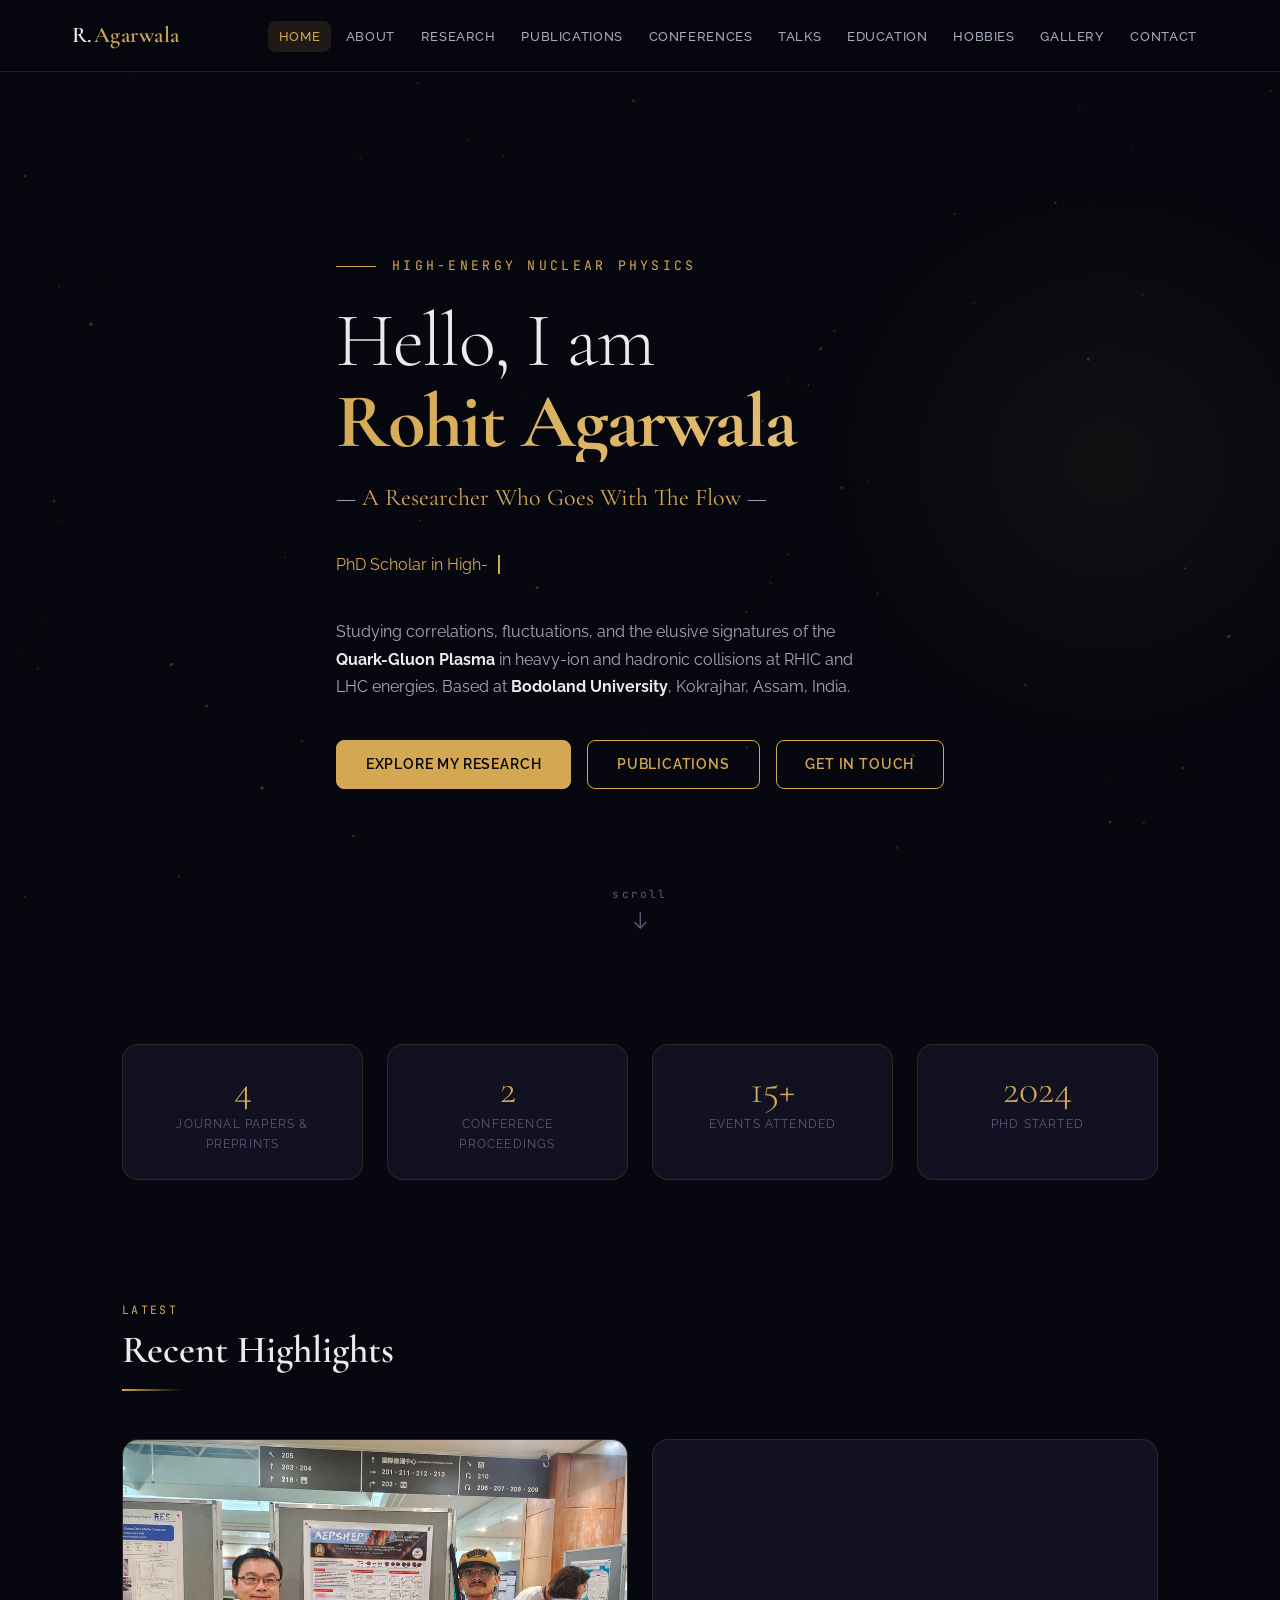
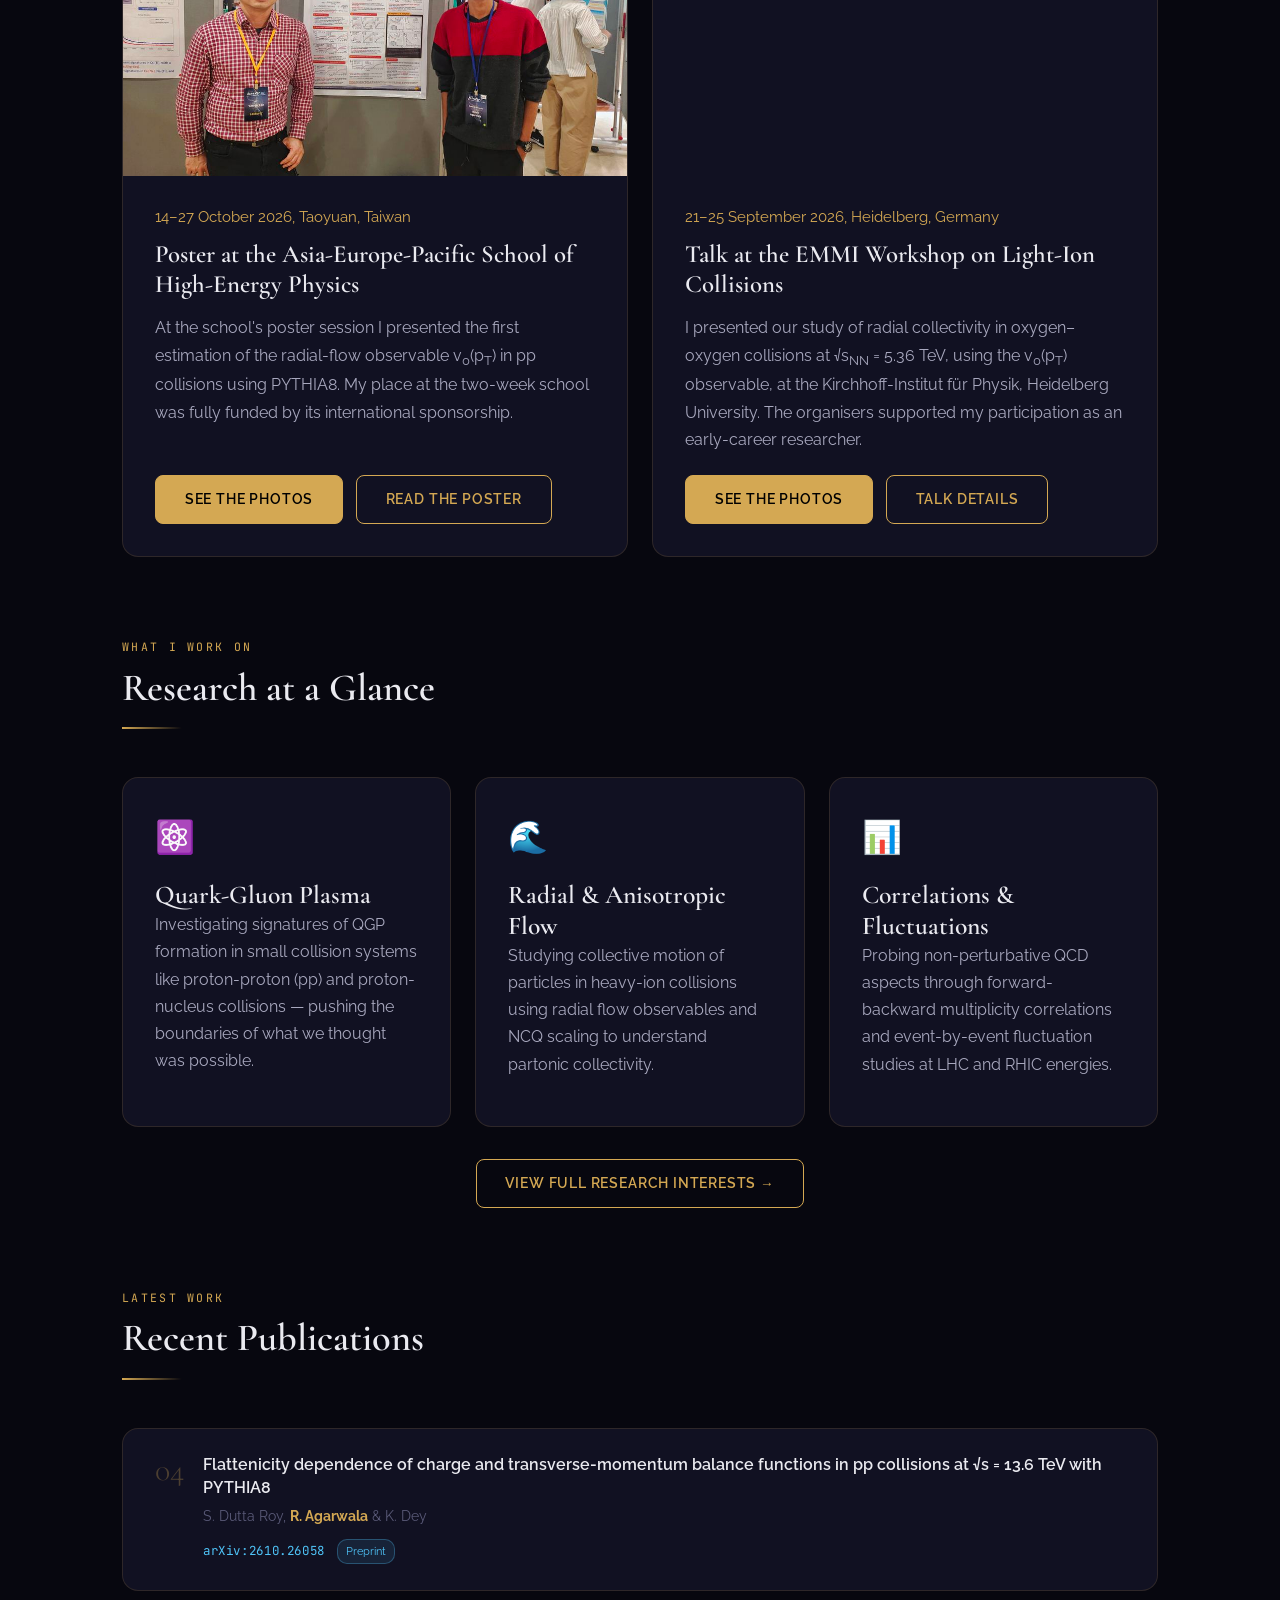
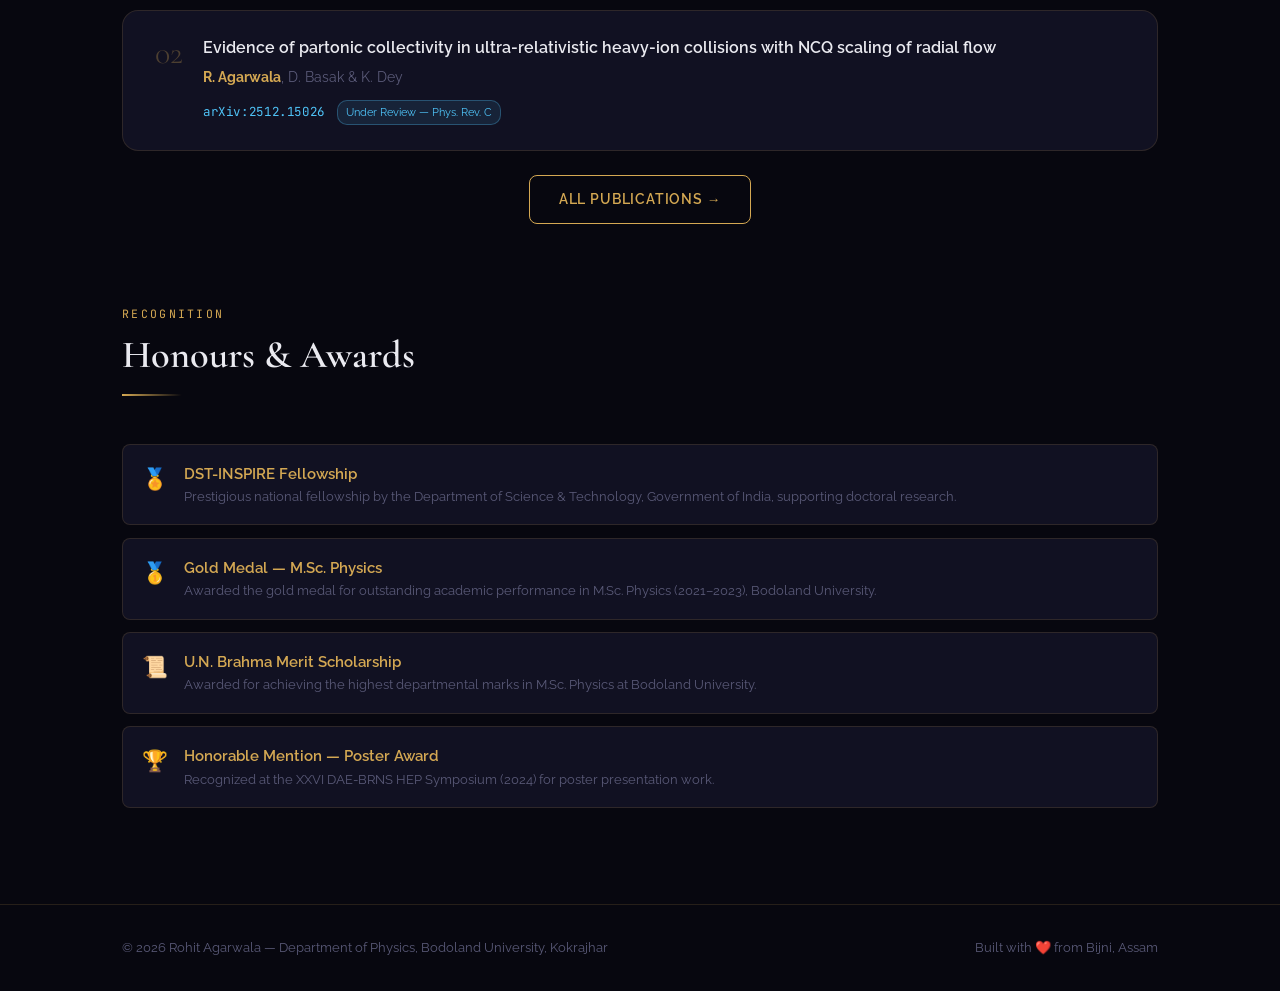
<file: index.html>
<!DOCTYPE html>
<html lang="en">
<head>
  <meta charset="UTF-8" />
  <meta name="viewport" content="width=device-width, initial-scale=1.0" />
  <title>Rohit Agarwala | High-Energy Nuclear Physics</title>
  <meta name="description" content="Rohit Agarwala — PhD Scholar in High-Energy Nuclear Physics at Bodoland University, Kokrajhar, Assam. Studying QGP, radial flow, and correlations in heavy-ion and pp collisions." />
  <link rel="stylesheet" href="css/style.css?v=20261124" />
</head>
<body>

<canvas id="particle-canvas"></canvas>

<!-- Navbar -->
<nav class="navbar">
  <div class="nav-inner">
    <a href="index.html" class="nav-logo">R.<span>Agarwala</span></a>
    <ul class="nav-links">
      <li><a href="index.html">Home</a></li>
      <li><a href="about.html">About</a></li>
      <li><a href="research.html">Research</a></li>
      <li><a href="publications.html">Publications</a></li>
      <li><a href="conferences.html">Conferences</a></li>
      <li><a href="talks.html">Talks</a></li>
      <li><a href="education.html">Education</a></li>
      <li><a href="hobbies.html">Hobbies</a></li>
      <li><a href="gallery.html">Gallery</a></li>
      <li><a href="contact.html">Contact</a></li>
    </ul>
    <div class="hamburger" id="hamburger">
      <span></span><span></span><span></span>
    </div>
  </div>
</nav>
<div class="mobile-nav">
  <a href="index.html">Home</a>
  <a href="about.html">About</a>
  <a href="research.html">Research</a>
  <a href="publications.html">Publications</a>
  <a href="conferences.html">Conferences</a>
  <a href="talks.html">Talks</a>
  <a href="education.html">Education</a>
  <a href="hobbies.html">Hobbies</a>
  <a href="gallery.html">Gallery</a>
  <a href="contact.html">Contact</a>
</div>

<div class="page-wrapper">

  <!-- Hero -->
  <section class="hero">
    <div class="container">
      <div class="hero-content">
        <div class="hero-eyebrow fade-up">High-Energy Nuclear Physics</div>
        <h1 class="fade-up" style="transition-delay:0.1s">
          Hello, I am
          <span class="name-highlight">Rohit Agarwala</span>
        </h1>
        <p class="hero-tagline fade-up" style="transition-delay:0.2s">
          — <em>A Researcher Who Goes With The Flow</em> —
        </p>
        <p class="hero-desc fade-up" style="transition-delay:0.3s">
          <span id="typed-text" style="color:var(--gold)"></span>
          <span style="border-right: 2px solid var(--gold); animation: blink 1s infinite; margin-left:2px;">&nbsp;</span>
        </p>
        <p class="hero-desc fade-up" style="transition-delay:0.35s">
          Studying correlations, fluctuations, and the elusive signatures of the 
          <strong style="color:var(--text-primary)">Quark-Gluon Plasma</strong> in 
          heavy-ion and hadronic collisions at RHIC and LHC energies. 
          Based at <strong style="color:var(--text-primary)">Bodoland University</strong>, Kokrajhar, Assam, India.
        </p>
        <div class="hero-actions fade-up" style="transition-delay:0.4s">
          <a href="research.html" class="btn btn-primary">Explore My Research</a>
          <a href="publications.html" class="btn btn-outline">Publications</a>
          <a href="contact.html" class="btn btn-outline">Get In Touch</a>
        </div>
      </div>
    </div>
    <div class="hero-glow"></div>
    <div class="hero-scroll">
      <span>scroll</span>
      <svg width="16" height="20" viewBox="0 0 16 20" fill="none">
        <path d="M8 0v16M2 10l6 6 6-6" stroke="currentColor" stroke-width="1.5"/>
      </svg>
    </div>
  </section>

  <!-- Quick Stats -->
  <section class="section" style="padding-top: 2rem;">
    <div class="container">
      <div class="stats-row fade-up">
        <div class="stat-box">
          <div class="stat-number">4</div>
          <div class="stat-label">Journal Papers &amp; Preprints</div>
        </div>
        <div class="stat-box">
          <div class="stat-number">2</div>
          <div class="stat-label">Conference Proceedings</div>
        </div>
        <div class="stat-box">
          <div class="stat-number">15+</div>
          <div class="stat-label">Events Attended</div>
        </div>
        <div class="stat-box">
          <div class="stat-number">2024</div>
          <div class="stat-label">PhD Started</div>
        </div>
      </div>
    </div>
  </section>

  <!-- Recent Highlights -->
  <section class="section" style="padding-top:0;">
    <div class="container">
      <div class="section-header fade-up">
        <div class="section-label">Latest</div>
        <h2>Recent Highlights</h2>
        <div class="section-divider"></div>
      </div>
      <div class="highlights">
        <article class="highlight fade-up">
          <a class="highlight-photo" href="gallery.html#aepshep-2026">
            <img src="images/gallery/aepshep-2026/thumbs/poster-session.jpg" width="1000" height="750"
                 alt="Rohit Agarwala and Prof. Yen-Jie Lee beside Rohit's poster at AEPSHEP 2026" loading="lazy" decoding="async" />
          </a>
          <div class="highlight-body">
            <p class="highlight-when">14–27 October 2026, Taoyuan, Taiwan</p>
            <h3>Poster at the Asia-Europe-Pacific School of High-Energy Physics</h3>
            <p>
              At the school's poster session I presented the first estimation of the radial-flow
              observable v<sub>0</sub>(p<sub>T</sub>) in pp collisions using PYTHIA8. My place at the
              two-week school was fully funded by its international sponsorship.
            </p>
            <div class="highlight-links">
              <a class="btn btn-primary" href="gallery.html#aepshep-2026">See the photos</a>
              <a class="btn btn-outline" href="files/aepshep-2026-poster.pdf" target="_blank" rel="noopener">Read the poster</a>
            </div>
          </div>
        </article>
        <article class="highlight fade-up">
          <a class="highlight-photo" href="gallery.html#emmi-2026">
            <img src="images/gallery/emmi-2026/thumbs/castle-backdrop-2.jpg" width="900" height="750"
                 alt="Rohit Agarwala on Heidelberg's Old Bridge, with the castle on the hill behind" loading="lazy" decoding="async" />
          </a>
          <div class="highlight-body">
            <p class="highlight-when">21–25 September 2026, Heidelberg, Germany</p>
            <h3>Talk at the EMMI Workshop on <span class="nowrap">Light-Ion</span> Collisions</h3>
            <p>
              I presented our study of radial collectivity in oxygen–oxygen collisions at
              √s<sub>NN</sub> = 5.36 TeV, using the v<sub>0</sub>(p<sub>T</sub>) observable, at the
              Kirchhoff-Institut für Physik, Heidelberg University. The organisers supported my
              participation as an early-career researcher.
            </p>
            <div class="highlight-links">
              <a class="btn btn-primary" href="gallery.html#emmi-2026">See the photos</a>
              <a class="btn btn-outline" href="talks.html">Talk details</a>
            </div>
          </div>
        </article>
      </div>
    </div>
  </section>

  <!-- Research Snapshot -->
  <section class="section" style="padding-top: 0;">
    <div class="container">
      <div class="section-header fade-up">
        <div class="section-label">What I Work On</div>
        <h2>Research at a Glance</h2>
        <div class="section-divider"></div>
      </div>
      <div class="research-grid">
        <div class="card fade-up" style="transition-delay:0.1s">
          <div style="font-size:2rem;margin-bottom:1rem;">⚛️</div>
          <h3>Quark-Gluon Plasma</h3>
          <p>Investigating signatures of QGP formation in small collision systems like proton-proton (pp) and proton-nucleus collisions — pushing the boundaries of what we thought was possible.</p>
        </div>
        <div class="card fade-up" style="transition-delay:0.2s">
          <div style="font-size:2rem;margin-bottom:1rem;">🌊</div>
          <h3>Radial & Anisotropic Flow</h3>
          <p>Studying collective motion of particles in heavy-ion collisions using radial flow observables and NCQ scaling to understand partonic collectivity.</p>
        </div>
        <div class="card fade-up" style="transition-delay:0.3s">
          <div style="font-size:2rem;margin-bottom:1rem;">📊</div>
          <h3>Correlations & Fluctuations</h3>
          <p>Probing non-perturbative QCD aspects through forward-backward multiplicity correlations and event-by-event fluctuation studies at LHC and RHIC energies.</p>
        </div>
      </div>
      <div class="fade-up" style="margin-top:2rem; text-align:center;">
        <a href="research.html" class="btn btn-outline">View Full Research Interests →</a>
      </div>
    </div>
  </section>

  <!-- Recent Publications Teaser -->
  <section class="section" style="padding-top:0;">
    <div class="container">
      <div class="section-header fade-up">
        <div class="section-label">Latest Work</div>
        <h2>Recent Publications</h2>
        <div class="section-divider"></div>
      </div>
      <div class="pub-card fade-up">
        <div class="pub-number">04</div>
        <div class="pub-content">
          <div class="pub-title">Flattenicity dependence of charge and transverse-momentum balance functions in pp collisions at √s = 13.6 TeV with PYTHIA8</div>
          <div class="pub-authors">S. Dutta Roy, <strong>R. Agarwala</strong> &amp; K. Dey</div>
          <div><span class="pub-journal">arXiv:2610.26058</span> <span class="pub-status">Preprint</span></div>
        </div>
      </div>
      <div class="pub-card fade-up">
        <div class="pub-number">02</div>
        <div class="pub-content">
          <div class="pub-title">Evidence of partonic collectivity in ultra-relativistic heavy-ion collisions with NCQ scaling of radial flow</div>
          <div class="pub-authors"><strong>R. Agarwala</strong>, D. Basak &amp; K. Dey</div>
          <div><span class="pub-journal">arXiv:2512.15026</span> <span class="pub-status">Under Review — Phys. Rev. C</span></div>
        </div>
      </div>
      <div style="margin-top:1.5rem; text-align:center;" class="fade-up">
        <a href="publications.html" class="btn btn-outline">All Publications →</a>
      </div>
    </div>
  </section>

  <!-- Awards Teaser -->
  <section class="section" style="padding-top:0; padding-bottom:6rem;">
    <div class="container">
      <div class="section-header fade-up">
        <div class="section-label">Recognition</div>
        <h2>Honours &amp; Awards</h2>
        <div class="section-divider"></div>
      </div>
      <div class="awards-list">
        <div class="award-item fade-up">
          <div class="award-icon">🏅</div>
          <div>
            <div class="award-title">DST-INSPIRE Fellowship</div>
            <div class="award-desc">Prestigious national fellowship by the Department of Science &amp; Technology, Government of India, supporting doctoral research.</div>
          </div>
        </div>
        <div class="award-item fade-up">
          <div class="award-icon">🥇</div>
          <div>
            <div class="award-title">Gold Medal — M.Sc. Physics</div>
            <div class="award-desc">Awarded the gold medal for outstanding academic performance in M.Sc. Physics (2021–2023), Bodoland University.</div>
          </div>
        </div>
        <div class="award-item fade-up">
          <div class="award-icon">📜</div>
          <div>
            <div class="award-title">U.N. Brahma Merit Scholarship</div>
            <div class="award-desc">Awarded for achieving the highest departmental marks in M.Sc. Physics at Bodoland University.</div>
          </div>
        </div>
        <div class="award-item fade-up">
          <div class="award-icon">🏆</div>
          <div>
            <div class="award-title">Honorable Mention — Poster Award</div>
            <div class="award-desc">Recognized at the XXVI DAE-BRNS HEP Symposium (2024) for poster presentation work.</div>
          </div>
        </div>
      </div>
    </div>
  </section>

</div>

<!-- Footer -->
<footer>
  <div class="container">
    <div class="footer-inner">
      <span>© 2026 Rohit Agarwala — Department of Physics, Bodoland University, Kokrajhar</span>
      <span>Built with ❤️ from Bijni, Assam</span>
    </div>
  </div>
</footer>

<style>
@keyframes blink { 0%,100% { opacity: 1; } 50% { opacity: 0; } }
</style>

<script src="js/main.js?v=20261124"></script>
</body>
</html>
</file>
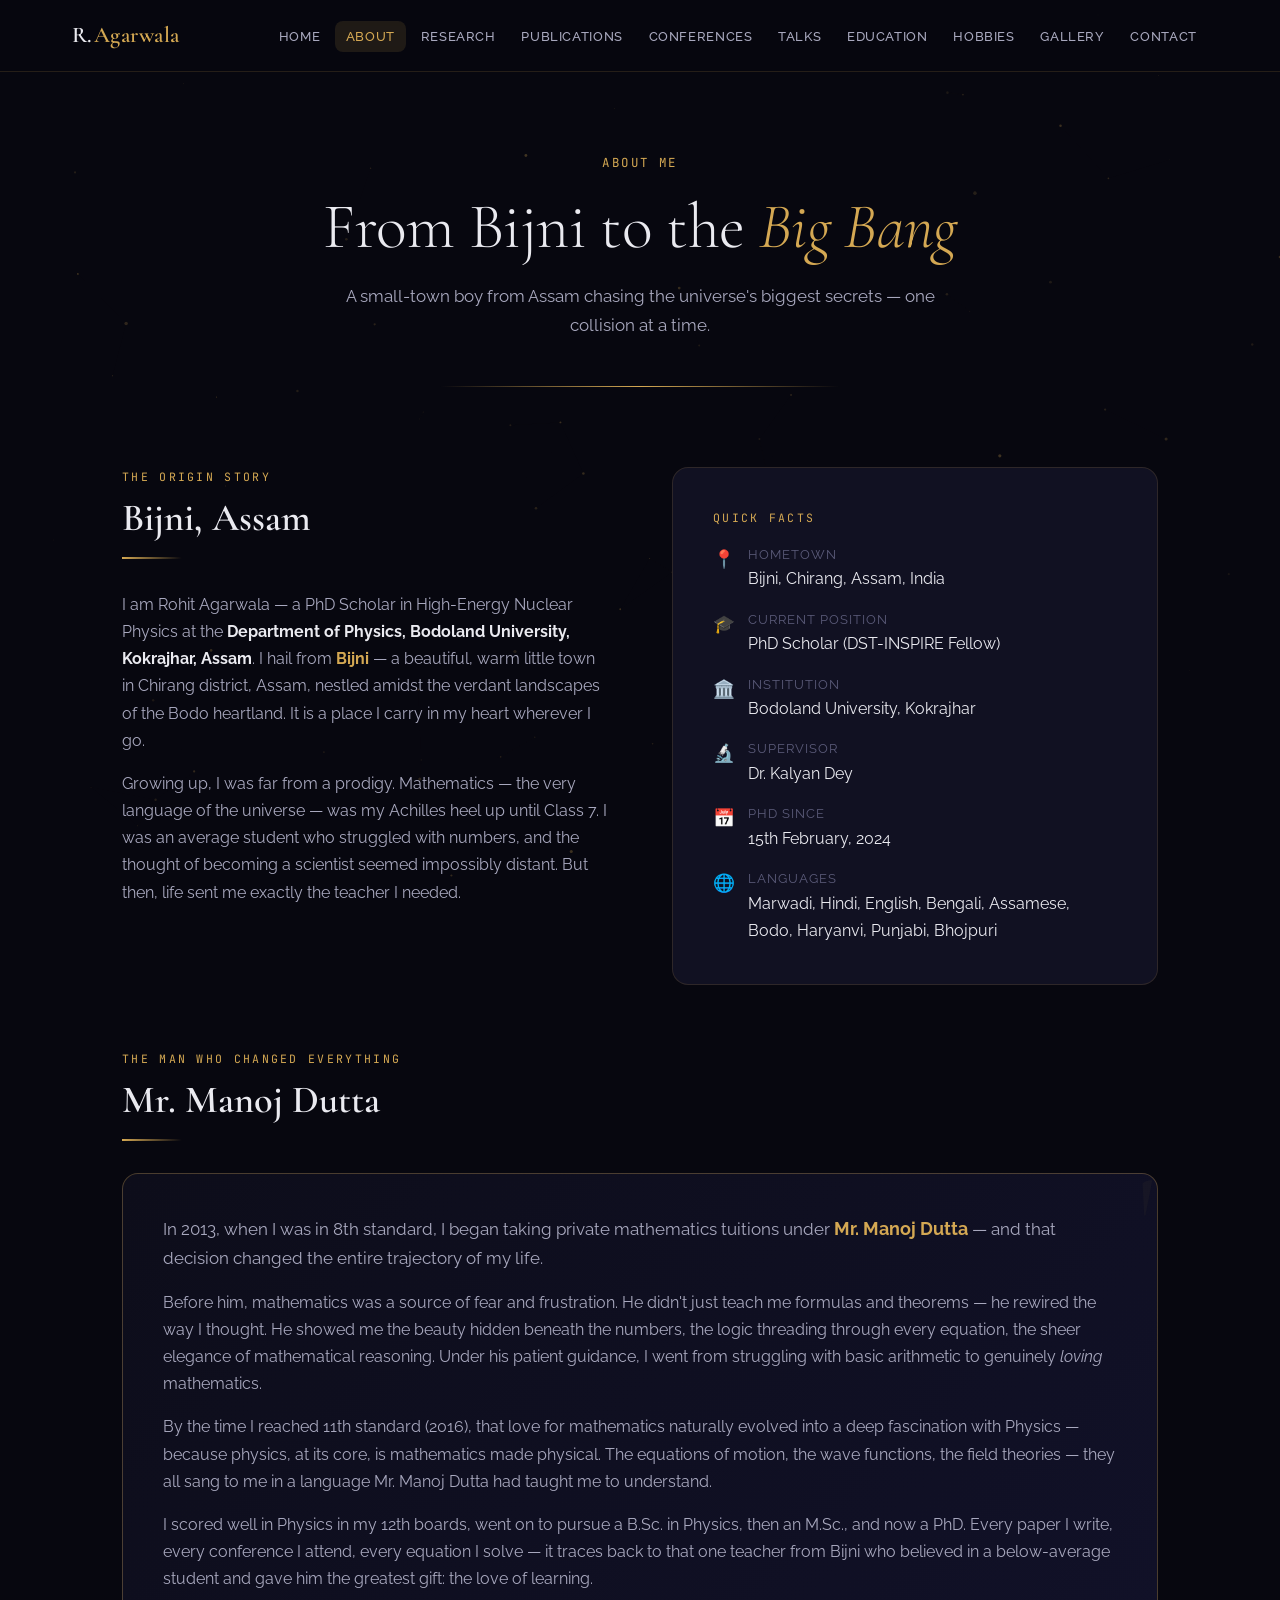
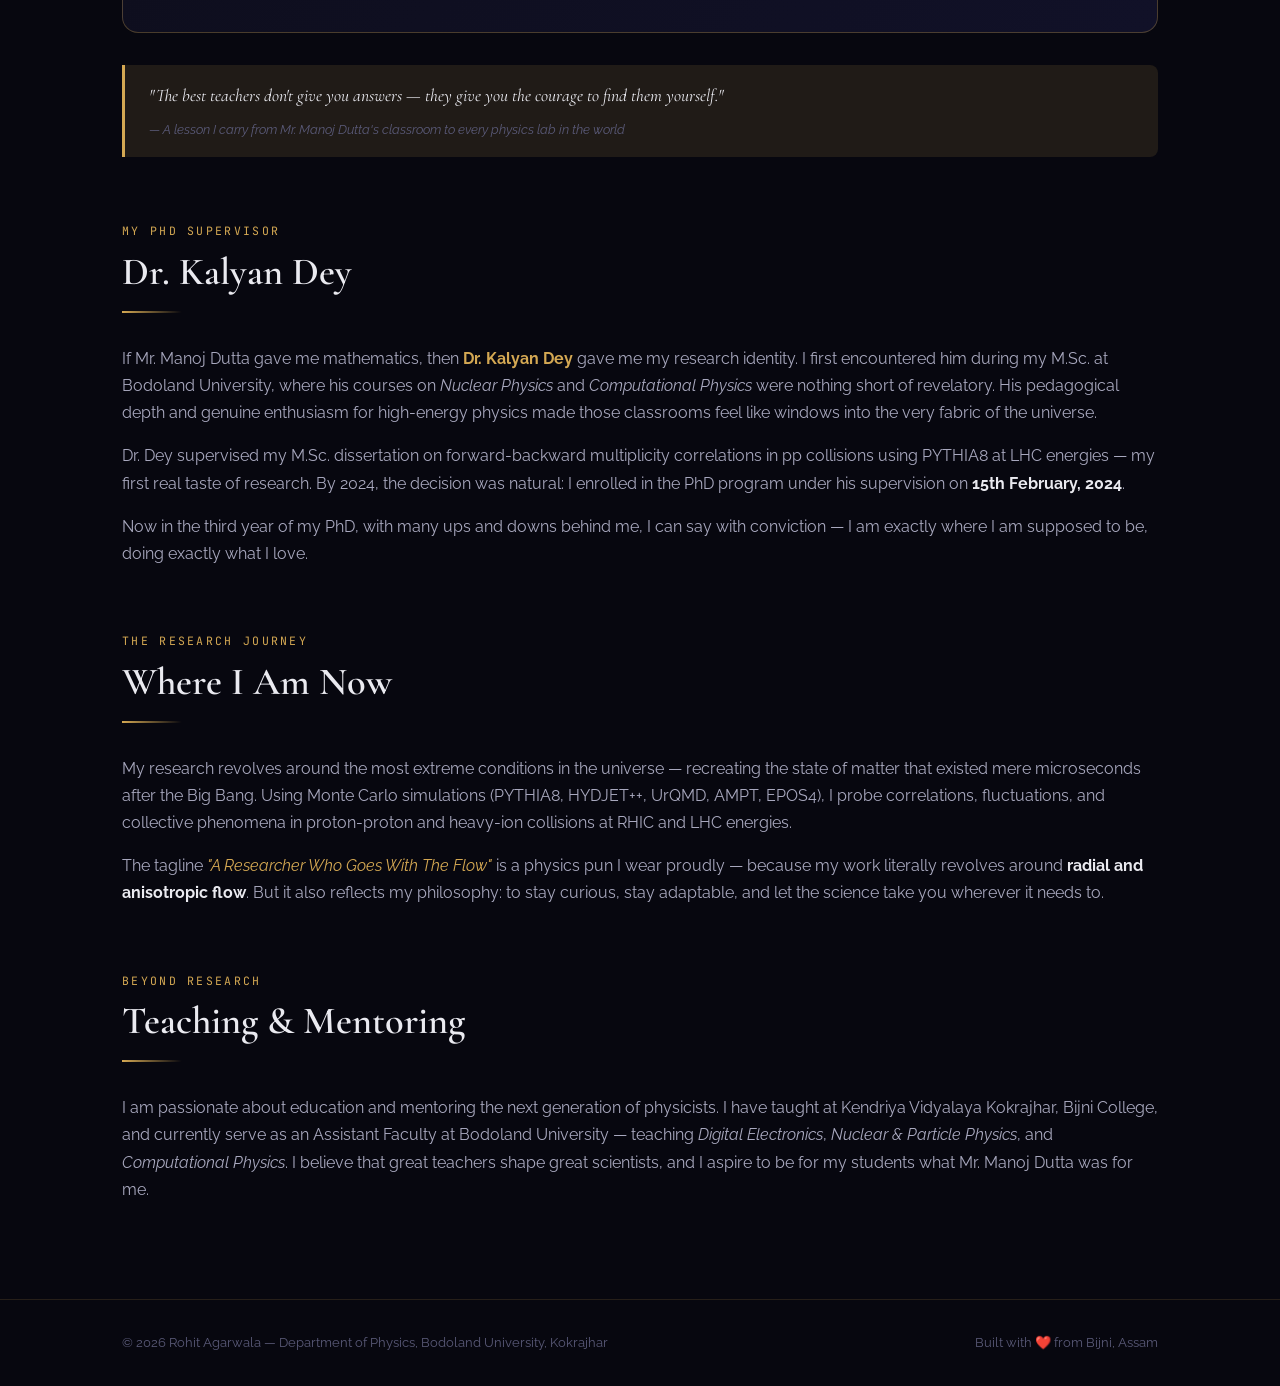
<file: about.html>
<!DOCTYPE html>
<html lang="en">
<head>
  <meta charset="UTF-8" />
  <meta name="viewport" content="width=device-width, initial-scale=1.0" />
  <title>About | Rohit Agarwala</title>
  <link rel="stylesheet" href="css/style.css?v=20261124" />
</head>
<body>
<canvas id="particle-canvas"></canvas>

<nav class="navbar">
  <div class="nav-inner">
    <a href="index.html" class="nav-logo">R.<span>Agarwala</span></a>
    <ul class="nav-links">
      <li><a href="index.html">Home</a></li>
      <li><a href="about.html">About</a></li>
      <li><a href="research.html">Research</a></li>
      <li><a href="publications.html">Publications</a></li>
      <li><a href="conferences.html">Conferences</a></li>
      <li><a href="talks.html">Talks</a></li>
      <li><a href="education.html">Education</a></li>
      <li><a href="hobbies.html">Hobbies</a></li>
      <li><a href="gallery.html">Gallery</a></li>
      <li><a href="contact.html">Contact</a></li>
    </ul>
    <div class="hamburger"><span></span><span></span><span></span></div>
  </div>
</nav>
<div class="mobile-nav">
  <a href="index.html">Home</a><a href="about.html">About</a><a href="research.html">Research</a>
  <a href="publications.html">Publications</a><a href="conferences.html">Conferences</a>
  <a href="talks.html">Talks</a><a href="education.html">Education</a>
  <a href="hobbies.html">Hobbies</a><a href="gallery.html">Gallery</a><a href="contact.html">Contact</a>
</div>

<div class="page-wrapper">

  <div class="page-hero">
    <div class="container">
      <div class="eyebrow">About Me</div>
      <h1>From Bijni to the <em>Big Bang</em></h1>
      <p class="subtitle">A small-town boy from Assam chasing the universe's biggest secrets — one collision at a time.</p>
    </div>
  </div>

  <section class="section">
    <div class="container">

      <!-- Intro block -->
      <div style="display:grid; grid-template-columns: 1fr 1fr; gap:4rem; align-items:start;" class="about-grid">
        <div class="fade-up">
          <div class="section-label">The Origin Story</div>
          <h2>Bijni, Assam</h2>
          <div class="section-divider"></div>
          <p>
            I am Rohit Agarwala — a PhD Scholar in High-Energy Nuclear Physics at the 
            <strong style="color:var(--text-primary)">Department of Physics, Bodoland University, Kokrajhar, Assam</strong>. 
            I hail from <strong style="color:var(--gold)">Bijni</strong> — a beautiful, 
            warm little town in Chirang district, Assam, nestled amidst the verdant 
            landscapes of the Bodo heartland. It is a place I carry in my heart wherever I go.
          </p>
          <p>
            Growing up, I was far from a prodigy. Mathematics — the very language of the 
            universe — was my Achilles heel up until Class 7. I was an average student who 
            struggled with numbers, and the thought of becoming a scientist seemed impossibly 
            distant. But then, life sent me exactly the teacher I needed.
          </p>
        </div>
        <div class="fade-up" style="transition-delay:0.15s;">
          <div class="card" style="padding:2.5rem;">
            <div class="section-label">Quick Facts</div>
            <div style="display:flex; flex-direction:column; gap:1rem; margin-top:1rem;">
              <div style="display:flex; gap:0.8rem; align-items:flex-start;">
                <span style="color:var(--gold); font-size:1.1rem;">📍</span>
                <div>
                  <div style="font-size:0.8rem; color:var(--text-muted); text-transform:uppercase; letter-spacing:0.08em;">Hometown</div>
                  <div style="color:var(--text-primary);">Bijni, Chirang, Assam, India</div>
                </div>
              </div>
              <div style="display:flex; gap:0.8rem; align-items:flex-start;">
                <span style="color:var(--gold); font-size:1.1rem;">🎓</span>
                <div>
                  <div style="font-size:0.8rem; color:var(--text-muted); text-transform:uppercase; letter-spacing:0.08em;">Current Position</div>
                  <div style="color:var(--text-primary);">PhD Scholar (DST-INSPIRE Fellow)</div>
                </div>
              </div>
              <div style="display:flex; gap:0.8rem; align-items:flex-start;">
                <span style="color:var(--gold); font-size:1.1rem;">🏛️</span>
                <div>
                  <div style="font-size:0.8rem; color:var(--text-muted); text-transform:uppercase; letter-spacing:0.08em;">Institution</div>
                  <div style="color:var(--text-primary);">Bodoland University, Kokrajhar</div>
                </div>
              </div>
              <div style="display:flex; gap:0.8rem; align-items:flex-start;">
                <span style="color:var(--gold); font-size:1.1rem;">🔬</span>
                <div>
                  <div style="font-size:0.8rem; color:var(--text-muted); text-transform:uppercase; letter-spacing:0.08em;">Supervisor</div>
                  <div style="color:var(--text-primary);">Dr. Kalyan Dey</div>
                </div>
              </div>
              <div style="display:flex; gap:0.8rem; align-items:flex-start;">
                <span style="color:var(--gold); font-size:1.1rem;">📅</span>
                <div>
                  <div style="font-size:0.8rem; color:var(--text-muted); text-transform:uppercase; letter-spacing:0.08em;">PhD Since</div>
                  <div style="color:var(--text-primary);">15th February, 2024</div>
                </div>
              </div>
              <div style="display:flex; gap:0.8rem; align-items:flex-start;">
                <span style="color:var(--gold); font-size:1.1rem;">🌐</span>
                <div>
                  <div style="font-size:0.8rem; color:var(--text-muted); text-transform:uppercase; letter-spacing:0.08em;">Languages</div>
                  <div style="color:var(--text-primary);">Marwadi, Hindi, English, Bengali, Assamese, Bodo, Haryanvi, Punjabi, Bhojpuri</div>
                </div>
              </div>
            </div>
          </div>
        </div>
      </div>

      <style>
        @media (max-width: 860px) {
          .about-grid { grid-template-columns: 1fr !important; gap: 2rem !important; }
        }
      </style>

      <!-- The Teacher -->
      <div style="margin:4rem 0;" class="fade-up">
        <div class="section-label">The Man Who Changed Everything</div>
        <h2>Mr. Manoj Dutta</h2>
        <div class="section-divider"></div>

        <div style="background: linear-gradient(135deg, #0d0d1a, #111128); border: 1px solid rgba(212,168,83,0.3); border-radius: var(--radius-lg); padding: 2.5rem; margin: 1.5rem 0; position:relative; overflow:hidden;">
          <div style="position:absolute; top:-1rem; right:-1rem; font-size:8rem; color:rgba(212,168,83,0.04); font-family:var(--font-display); line-height:1;">"</div>
          <p style="font-size:1.05rem;">
            In 2013, when I was in 8th standard, I began taking private mathematics tuitions under 
            <strong style="color:var(--gold); font-size:1.1rem;">Mr. Manoj Dutta</strong> — and 
            that decision changed the entire trajectory of my life.
          </p>
          <p>
            Before him, mathematics was a source of fear and frustration. He didn't just teach me 
            formulas and theorems — he rewired the way I thought. He showed me the beauty hidden 
            beneath the numbers, the logic threading through every equation, the sheer elegance of 
            mathematical reasoning. Under his patient guidance, I went from struggling with basic 
            arithmetic to genuinely <em>loving</em> mathematics.
          </p>
          <p>
            By the time I reached 11th standard (2016), that love for mathematics naturally evolved 
            into a deep fascination with Physics — because physics, at its core, is mathematics made 
            physical. The equations of motion, the wave functions, the field theories — they all 
            sang to me in a language Mr. Manoj Dutta had taught me to understand.
          </p>
          <p style="margin-bottom:0;">
            I scored well in Physics in my 12th boards, went on to pursue a B.Sc. in Physics, then 
            an M.Sc., and now a PhD. Every paper I write, every conference I attend, every equation 
            I solve — it traces back to that one teacher from Bijni who believed in a below-average 
            student and gave him the greatest gift: the love of learning.
          </p>
        </div>

        <div class="quote-block">
          <p>"The best teachers don't give you answers — they give you the courage to find them yourself."</p>
          <cite>— A lesson I carry from Mr. Manoj Dutta's classroom to every physics lab in the world</cite>
        </div>
      </div>

      <!-- Dr. Kalyan Dey -->
      <div style="margin:4rem 0;" class="fade-up">
        <div class="section-label">My PhD Supervisor</div>
        <h2>Dr. Kalyan Dey</h2>
        <div class="section-divider"></div>
        <p>
          If Mr. Manoj Dutta gave me mathematics, then <strong style="color:var(--gold)">Dr. Kalyan Dey</strong> 
          gave me my research identity. I first encountered him during my M.Sc. at Bodoland University, where 
          his courses on <em>Nuclear Physics</em> and <em>Computational Physics</em> were nothing short of revelatory. 
          His pedagogical depth and genuine enthusiasm for high-energy physics made those classrooms feel like 
          windows into the very fabric of the universe.
        </p>
        <p>
          Dr. Dey supervised my M.Sc. dissertation on forward-backward multiplicity correlations in pp collisions 
          using PYTHIA8 at LHC energies — my first real taste of research. By 2024, the decision was natural: 
          I enrolled in the PhD program under his supervision on <strong style="color:var(--text-primary)">15th February, 2024</strong>.
        </p>
        <p>
          Now in the third year of my PhD, with many ups and downs behind me, I can say with conviction — I am exactly 
          where I am supposed to be, doing exactly what I love.
        </p>
      </div>

      <!-- Journey -->
      <div class="fade-up">
        <div class="section-label">The Research Journey</div>
        <h2>Where I Am Now</h2>
        <div class="section-divider"></div>
        <p>
          My research revolves around the most extreme conditions in the universe — recreating the state of matter 
          that existed mere microseconds after the Big Bang. Using Monte Carlo simulations (PYTHIA8, HYDJET++, 
          UrQMD, AMPT, EPOS4), I probe correlations, fluctuations, and collective phenomena in 
          proton-proton and heavy-ion collisions at RHIC and LHC energies.
        </p>
        <p>
          The tagline <em style="color:var(--gold)">"A Researcher Who Goes With The Flow"</em> is a physics pun 
          I wear proudly — because my work literally revolves around <strong style="color:var(--text-primary)">radial 
          and anisotropic flow</strong>. But it also reflects my philosophy: to stay curious, stay adaptable, and let 
          the science take you wherever it needs to.
        </p>
      </div>

      <!-- Teaching -->
      <div style="margin-top:4rem;" class="fade-up">
        <div class="section-label">Beyond Research</div>
        <h2>Teaching &amp; Mentoring</h2>
        <div class="section-divider"></div>
        <p>
          I am passionate about education and mentoring the next generation of physicists. I have taught at 
          Kendriya Vidyalaya Kokrajhar, Bijni College, and currently serve as an Assistant Faculty at 
          Bodoland University — teaching <em>Digital Electronics</em>, <em>Nuclear &amp; Particle Physics</em>, 
          and <em>Computational Physics</em>. I believe that great teachers shape great scientists, and I 
          aspire to be for my students what Mr. Manoj Dutta was for me.
        </p>
      </div>

    </div>
  </section>
</div>

<footer>
  <div class="container">
    <div class="footer-inner">
      <span>© 2026 Rohit Agarwala — Department of Physics, Bodoland University, Kokrajhar</span>
      <span>Built with ❤️ from Bijni, Assam</span>
    </div>
  </div>
</footer>

<script src="js/main.js?v=20261124"></script>
</body>
</html>
</file>
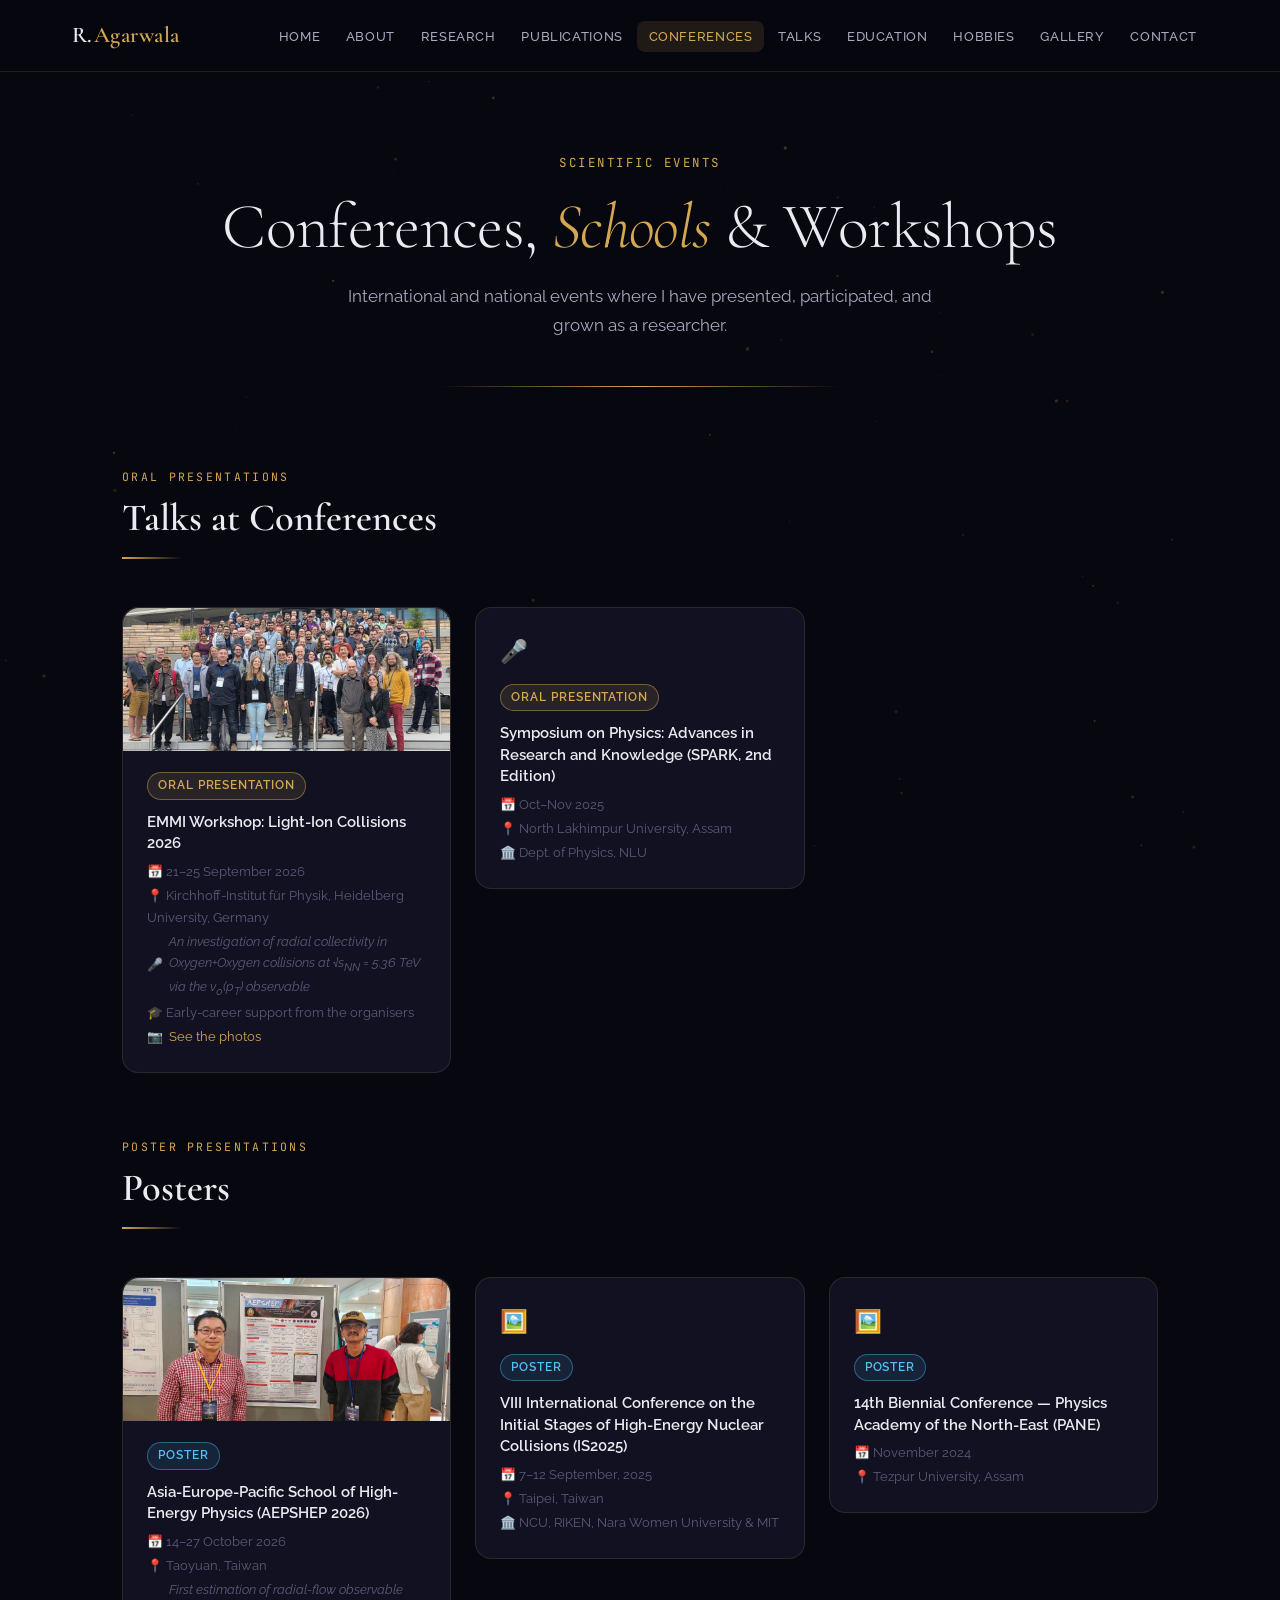
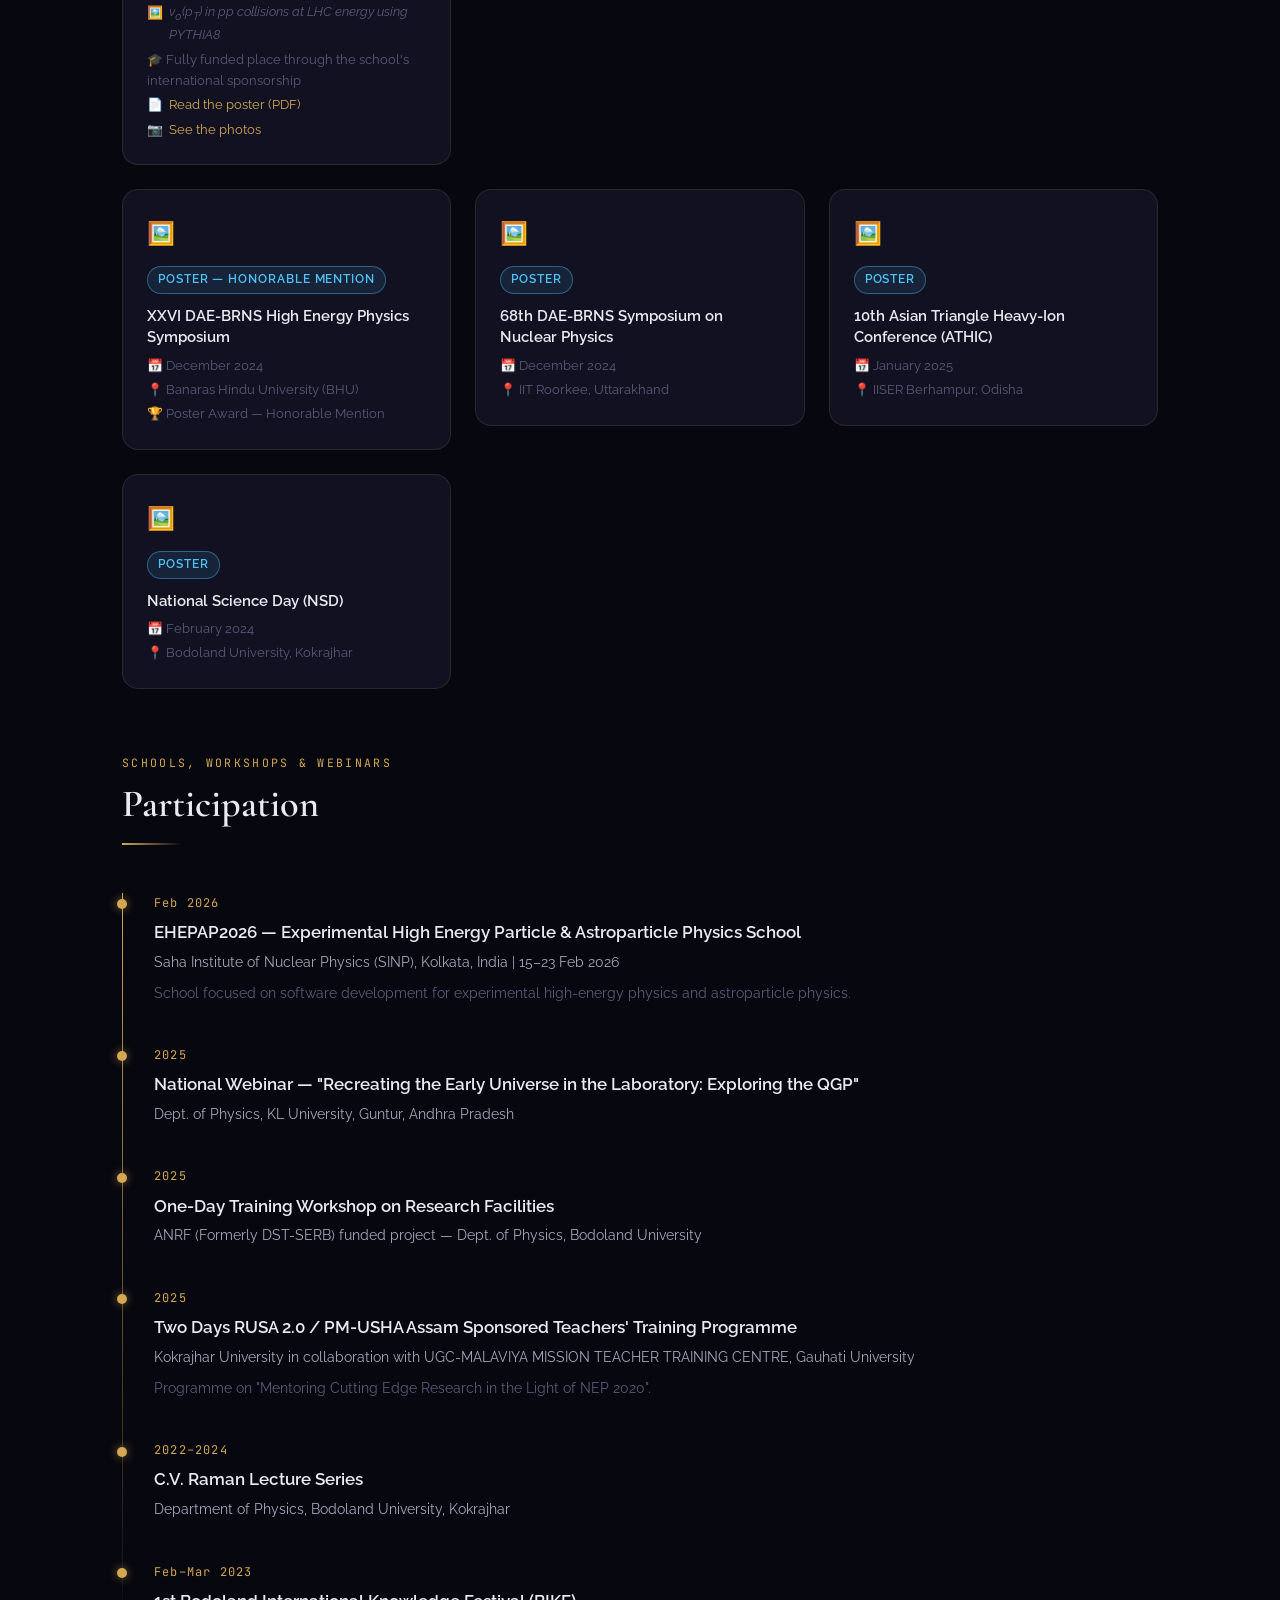
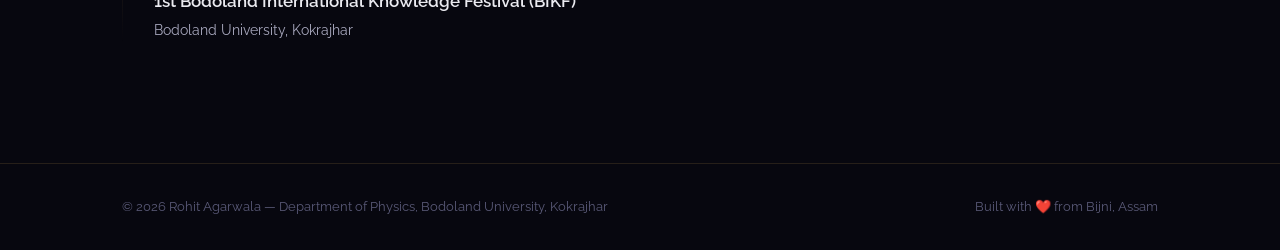
<file: conferences.html>
<!DOCTYPE html>
<html lang="en">
<head>
  <meta charset="UTF-8" />
  <meta name="viewport" content="width=device-width, initial-scale=1.0" />
  <title>Conferences | Rohit Agarwala</title>
  <link rel="stylesheet" href="css/style.css?v=20261124" />
</head>
<body>
<canvas id="particle-canvas"></canvas>
<nav class="navbar">
  <div class="nav-inner">
    <a href="index.html" class="nav-logo">R.<span>Agarwala</span></a>
    <ul class="nav-links">
      <li><a href="index.html">Home</a></li><li><a href="about.html">About</a></li>
      <li><a href="research.html">Research</a></li><li><a href="publications.html">Publications</a></li>
      <li><a href="conferences.html">Conferences</a></li><li><a href="talks.html">Talks</a></li>
      <li><a href="education.html">Education</a></li><li><a href="hobbies.html">Hobbies</a></li>
      <li><a href="gallery.html">Gallery</a></li>
      <li><a href="contact.html">Contact</a></li>
    </ul>
    <div class="hamburger"><span></span><span></span><span></span></div>
  </div>
</nav>
<div class="mobile-nav">
  <a href="index.html">Home</a><a href="about.html">About</a><a href="research.html">Research</a>
  <a href="publications.html">Publications</a><a href="conferences.html">Conferences</a>
  <a href="talks.html">Talks</a><a href="education.html">Education</a>
  <a href="hobbies.html">Hobbies</a><a href="gallery.html">Gallery</a><a href="contact.html">Contact</a>
</div>

<div class="page-wrapper">

  <div class="page-hero">
    <div class="container">
      <div class="eyebrow">Scientific Events</div>
      <h1>Conferences, <em>Schools</em> &amp; Workshops</h1>
      <p class="subtitle">International and national events where I have presented, participated, and grown as a researcher.</p>
    </div>
  </div>

  <section class="section">
    <div class="container">

      <!-- Oral Presentations -->
      <div class="section-header fade-up">
        <div class="section-label">Oral Presentations</div>
        <h2>Talks at Conferences</h2>
        <div class="section-divider"></div>
      </div>

      <div class="conf-grid" style="margin-bottom:4rem;">
        <div class="conf-card fade-up">
          <a class="conf-photo" href="gallery.html#emmi-2026">
            <img src="images/gallery/emmi-2026/thumbs/group-photo.jpg" width="1000" height="423"
                 alt="Group photo of the EMMI Workshop participants in Heidelberg" loading="lazy" decoding="async" />
          </a>
          <span class="tag" style="margin-bottom:0.75rem; display:inline-block;">Oral Presentation</span>
          <div class="conf-title">EMMI Workshop: <span class="nowrap">Light-Ion</span> Collisions 2026</div>
          <div class="conf-meta">
            <span>📅 21–25 September 2026</span>
            <span>📍 Kirchhoff-Institut für Physik, Heidelberg University, Germany</span>
            <span>🎤 <cite class="conf-talk">An investigation of radial collectivity in Oxygen+Oxygen collisions at √s<sub>NN</sub> = 5.36 TeV via the v<sub>0</sub>(p<sub>T</sub>) observable</cite></span>
            <span>🎓 Early-career support from the organisers</span>
            <span>📷 <a href="gallery.html#emmi-2026">See the photos</a></span>
          </div>
        </div>

        <div class="conf-card fade-up" style="transition-delay:0.1s;">
          <div class="conf-icon">🎤</div>
          <span class="tag" style="margin-bottom:0.75rem; display:inline-block;">Oral Presentation</span>
          <div class="conf-title">Symposium on Physics: Advances in Research and Knowledge (SPARK, 2nd Edition)</div>
          <div class="conf-meta">
            <span>📅 Oct–Nov 2025</span>
            <span>📍 North Lakhimpur University, Assam</span>
            <span>🏛️ Dept. of Physics, NLU</span>
          </div>
        </div>
      </div>

      <!-- Poster Presentations -->
      <div class="section-header fade-up">
        <div class="section-label">Poster Presentations</div>
        <h2>Posters</h2>
        <div class="section-divider"></div>
      </div>

      <div class="conf-grid" style="margin-bottom:4rem;">
        <div class="conf-card fade-up">
          <a class="conf-photo" href="gallery.html#aepshep-2026">
            <img src="images/gallery/aepshep-2026/thumbs/poster-session.jpg" width="1000" height="750"
                 alt="Rohit Agarwala and Prof. Yen-Jie Lee beside Rohit's poster at AEPSHEP 2026" loading="lazy" decoding="async" />
          </a>
          <span class="tag cyan" style="margin-bottom:0.75rem; display:inline-block;">Poster</span>
          <div class="conf-title">Asia-Europe-Pacific School of High-Energy Physics (AEPSHEP 2026)</div>
          <div class="conf-meta">
            <span>📅 14–27 October 2026</span>
            <span>📍 Taoyuan, Taiwan</span>
            <span>🖼️ <cite class="conf-talk">First estimation of radial-flow observable v<sub>0</sub>(p<sub>T</sub>) in pp collisions at LHC energy using PYTHIA8</cite></span>
            <span>🎓 Fully funded place through the school's international sponsorship</span>
            <span>📄 <a href="files/aepshep-2026-poster.pdf" target="_blank" rel="noopener">Read the poster (PDF)</a></span>
            <span>📷 <a href="gallery.html#aepshep-2026">See the photos</a></span>
          </div>
        </div>

        <div class="conf-card fade-up">
          <div class="conf-icon">🖼️</div>
          <span class="tag cyan" style="margin-bottom:0.75rem; display:inline-block;">Poster</span>
          <div class="conf-title">VIII International Conference on the Initial Stages of High-Energy Nuclear Collisions (IS2025)</div>
          <div class="conf-meta">
            <span>📅 7–12 September, 2025</span>
            <span>📍 Taipei, Taiwan</span>
            <span>🏛️ NCU, RIKEN, Nara Women University &amp; MIT</span>
          </div>
        </div>

        <div class="conf-card fade-up" style="transition-delay:0.08s;">
          <div class="conf-icon">🖼️</div>
          <span class="tag cyan" style="margin-bottom:0.75rem; display:inline-block;">Poster</span>
          <div class="conf-title">14th Biennial Conference — Physics Academy of the North-East (PANE)</div>
          <div class="conf-meta">
            <span>📅 November 2024</span>
            <span>📍 Tezpur University, Assam</span>
          </div>
        </div>

        <div class="conf-card fade-up" style="transition-delay:0.12s;">
          <div class="conf-icon">🖼️</div>
          <span class="tag cyan" style="margin-bottom:0.75rem; display:inline-block;">Poster — Honorable Mention</span>
          <div class="conf-title">XXVI DAE-BRNS High Energy Physics Symposium</div>
          <div class="conf-meta">
            <span>📅 December 2024</span>
            <span>📍 Banaras Hindu University (BHU)</span>
            <span>🏆 Poster Award — Honorable Mention</span>
          </div>
        </div>

        <div class="conf-card fade-up" style="transition-delay:0.16s;">
          <div class="conf-icon">🖼️</div>
          <span class="tag cyan" style="margin-bottom:0.75rem; display:inline-block;">Poster</span>
          <div class="conf-title">68th DAE-BRNS Symposium on Nuclear Physics</div>
          <div class="conf-meta">
            <span>📅 December 2024</span>
            <span>📍 IIT Roorkee, Uttarakhand</span>
          </div>
        </div>

        <div class="conf-card fade-up" style="transition-delay:0.2s;">
          <div class="conf-icon">🖼️</div>
          <span class="tag cyan" style="margin-bottom:0.75rem; display:inline-block;">Poster</span>
          <div class="conf-title">10th Asian Triangle Heavy-Ion Conference (ATHIC)</div>
          <div class="conf-meta">
            <span>📅 January 2025</span>
            <span>📍 IISER Berhampur, Odisha</span>
          </div>
        </div>

        <div class="conf-card fade-up" style="transition-delay:0.24s;">
          <div class="conf-icon">🖼️</div>
          <span class="tag cyan" style="margin-bottom:0.75rem; display:inline-block;">Poster</span>
          <div class="conf-title">National Science Day (NSD)</div>
          <div class="conf-meta">
            <span>📅 February 2024</span>
            <span>📍 Bodoland University, Kokrajhar</span>
          </div>
        </div>
      </div>

      <!-- Participation -->
      <div class="section-header fade-up">
        <div class="section-label">Schools, Workshops &amp; Webinars</div>
        <h2>Participation</h2>
        <div class="section-divider"></div>
      </div>

      <div class="timeline fade-up">
        <div class="timeline-item">
          <div class="timeline-date">Feb 2026</div>
          <div class="timeline-title">EHEPAP2026 — Experimental High Energy Particle &amp; Astroparticle Physics School</div>
          <div class="timeline-subtitle">Saha Institute of Nuclear Physics (SINP), Kolkata, India | 15–23 Feb 2026</div>
          <div class="timeline-body">School focused on software development for experimental high-energy physics and astroparticle physics.</div>
        </div>

        <div class="timeline-item">
          <div class="timeline-date">2025</div>
          <div class="timeline-title">National Webinar — "Recreating the Early Universe in the Laboratory: Exploring the QGP"</div>
          <div class="timeline-subtitle">Dept. of Physics, KL University, Guntur, Andhra Pradesh</div>
        </div>

        <div class="timeline-item">
          <div class="timeline-date">2025</div>
          <div class="timeline-title">One-Day Training Workshop on Research Facilities</div>
          <div class="timeline-subtitle">ANRF (Formerly DST-SERB) funded project — Dept. of Physics, Bodoland University</div>
        </div>

        <div class="timeline-item">
          <div class="timeline-date">2025</div>
          <div class="timeline-title">Two Days RUSA 2.0 / PM-USHA Assam Sponsored Teachers' Training Programme</div>
          <div class="timeline-subtitle">Kokrajhar University in collaboration with UGC-MALAVIYA MISSION TEACHER TRAINING CENTRE, Gauhati University</div>
          <div class="timeline-body">Programme on "Mentoring Cutting Edge Research in the Light of NEP 2020".</div>
        </div>

        <div class="timeline-item">
          <div class="timeline-date">2022–2024</div>
          <div class="timeline-title">C.V. Raman Lecture Series</div>
          <div class="timeline-subtitle">Department of Physics, Bodoland University, Kokrajhar</div>
        </div>

        <div class="timeline-item">
          <div class="timeline-date">Feb–Mar 2023</div>
          <div class="timeline-title">1st Bodoland International Knowledge Festival (BIKF)</div>
          <div class="timeline-subtitle">Bodoland University, Kokrajhar</div>
        </div>
      </div>

    </div>
  </section>
</div>

<footer>
  <div class="container">
    <div class="footer-inner">
      <span>© 2026 Rohit Agarwala — Department of Physics, Bodoland University, Kokrajhar</span>
      <span>Built with ❤️ from Bijni, Assam</span>
    </div>
  </div>
</footer>
<script src="js/main.js?v=20261124"></script>
</body>
</html>
</file>
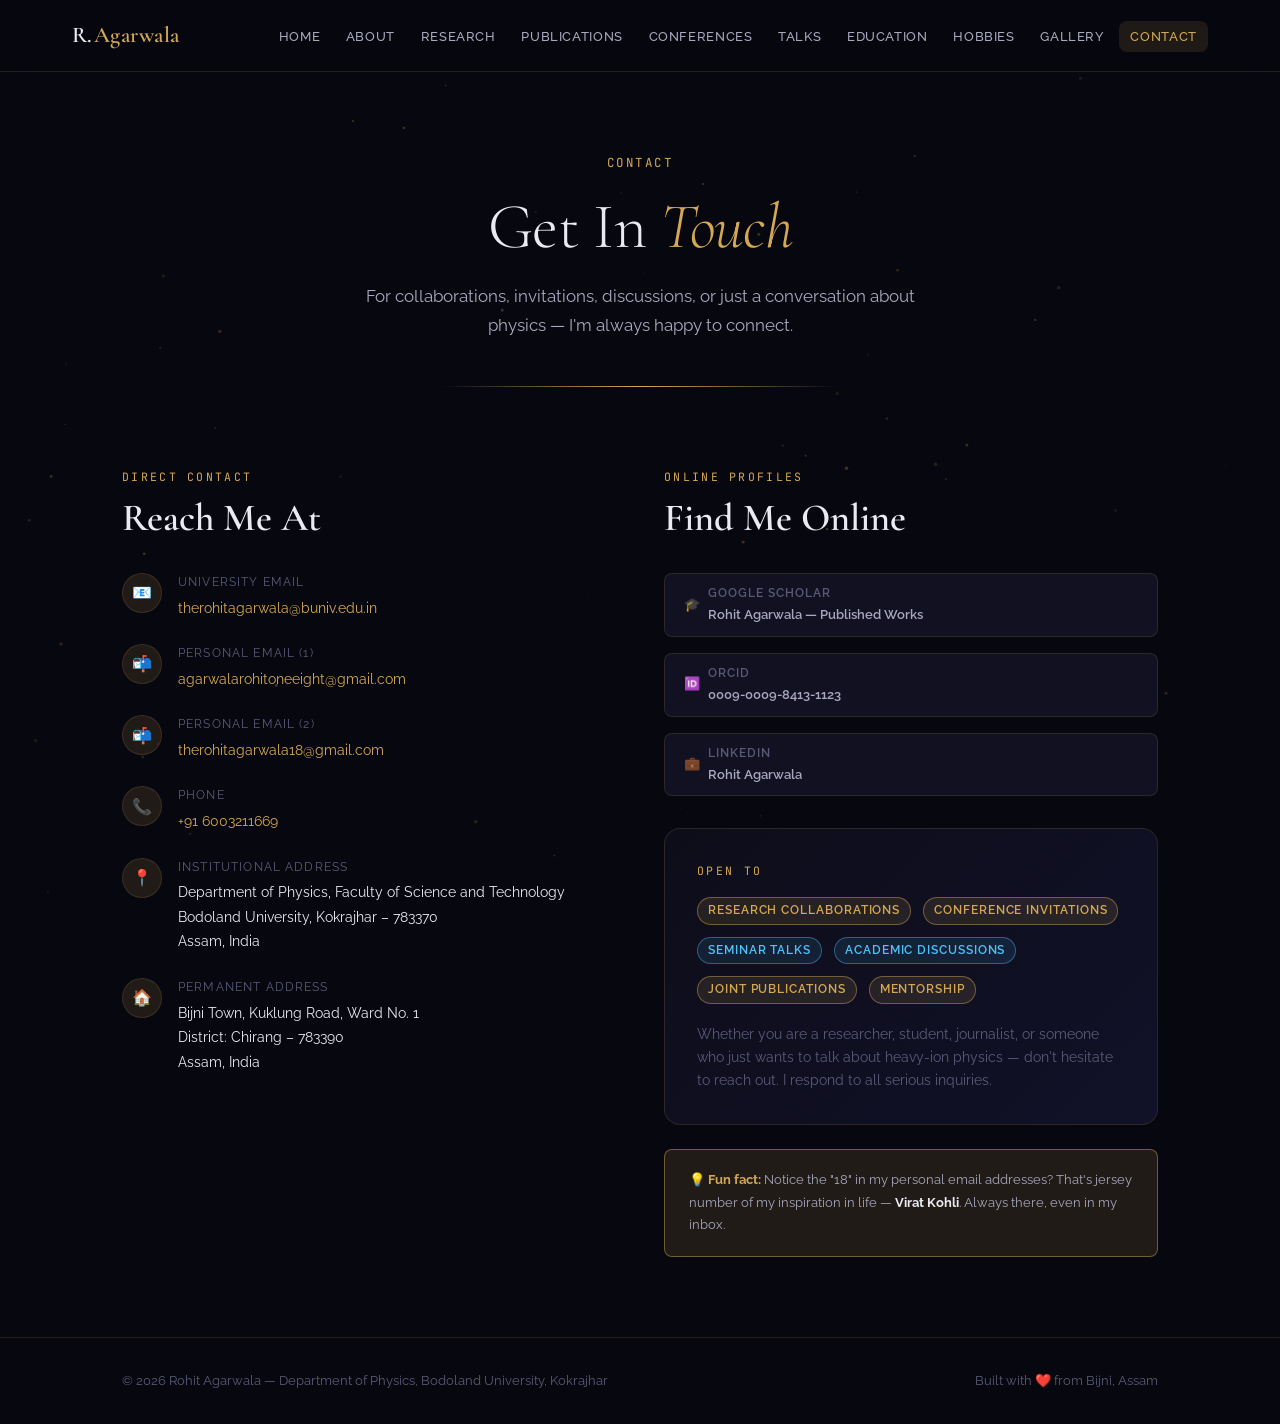
<file: contact.html>
<!DOCTYPE html>
<html lang="en">
<head>
  <meta charset="UTF-8" />
  <meta name="viewport" content="width=device-width, initial-scale=1.0" />
  <title>Contact | Rohit Agarwala</title>
  <link rel="stylesheet" href="css/style.css?v=20261124" />
</head>
<body>
<canvas id="particle-canvas"></canvas>
<nav class="navbar">
  <div class="nav-inner">
    <a href="index.html" class="nav-logo">R.<span>Agarwala</span></a>
    <ul class="nav-links">
      <li><a href="index.html">Home</a></li><li><a href="about.html">About</a></li>
      <li><a href="research.html">Research</a></li><li><a href="publications.html">Publications</a></li>
      <li><a href="conferences.html">Conferences</a></li><li><a href="talks.html">Talks</a></li>
      <li><a href="education.html">Education</a></li><li><a href="hobbies.html">Hobbies</a></li>
      <li><a href="gallery.html">Gallery</a></li>
      <li><a href="contact.html">Contact</a></li>
    </ul>
    <div class="hamburger"><span></span><span></span><span></span></div>
  </div>
</nav>
<div class="mobile-nav">
  <a href="index.html">Home</a><a href="about.html">About</a><a href="research.html">Research</a>
  <a href="publications.html">Publications</a><a href="conferences.html">Conferences</a>
  <a href="talks.html">Talks</a><a href="education.html">Education</a>
  <a href="hobbies.html">Hobbies</a><a href="gallery.html">Gallery</a><a href="contact.html">Contact</a>
</div>

<div class="page-wrapper">

  <div class="page-hero">
    <div class="container">
      <div class="eyebrow">Contact</div>
      <h1>Get In <em>Touch</em></h1>
      <p class="subtitle">For collaborations, invitations, discussions, or just a conversation about physics — I'm always happy to connect.</p>
    </div>
  </div>

  <section class="section">
    <div class="container">

      <div class="contact-grid fade-up">

        <!-- Left column -->
        <div>
          <div class="section-label">Direct Contact</div>
          <h2 style="margin-bottom:2rem;">Reach Me At</h2>

          <div class="contact-item">
            <div class="contact-icon">📧</div>
            <div>
              <div class="contact-label">University Email</div>
              <div class="contact-value"><a href="mailto:therohitagarwala@buniv.edu.in">therohitagarwala@buniv.edu.in</a></div>
            </div>
          </div>

          <div class="contact-item">
            <div class="contact-icon">📬</div>
            <div>
              <div class="contact-label">Personal Email (1)</div>
              <div class="contact-value"><a href="mailto:agarwalarohitoneeight@gmail.com">agarwalarohitoneeight@gmail.com</a></div>
            </div>
          </div>

          <div class="contact-item">
            <div class="contact-icon">📬</div>
            <div>
              <div class="contact-label">Personal Email (2)</div>
              <div class="contact-value"><a href="mailto:therohitagarwala18@gmail.com">therohitagarwala18@gmail.com</a></div>
            </div>
          </div>

          <div class="contact-item">
            <div class="contact-icon">📞</div>
            <div>
              <div class="contact-label">Phone</div>
              <div class="contact-value"><a href="tel:+916003211669">+91 6003211669</a></div>
            </div>
          </div>

          <div class="contact-item">
            <div class="contact-icon">📍</div>
            <div>
              <div class="contact-label">Institutional Address</div>
              <div class="contact-value">
                Department of Physics, Faculty of Science and Technology<br/>
                Bodoland University, Kokrajhar – 783370<br/>
                Assam, India
              </div>
            </div>
          </div>

          <div class="contact-item">
            <div class="contact-icon">🏠</div>
            <div>
              <div class="contact-label">Permanent Address</div>
              <div class="contact-value">
                Bijni Town, Kuklung Road, Ward No. 1<br/>
                District: Chirang – 783390<br/>
                Assam, India
              </div>
            </div>
          </div>
        </div>

        <!-- Right column -->
        <div>
          <div class="section-label">Online Profiles</div>
          <h2 style="margin-bottom:2rem;">Find Me Online</h2>

          <div style="display:flex; flex-direction:column; gap:1rem;">
            <a href="https://scholar.google.com/citations?user=Q7ZEheEAAAAJ&hl=en&oi=sra" target="_blank" class="social-link">
              <span>🎓</span>
              <div>
                <div style="font-size:0.75rem; color:var(--text-muted); text-transform:uppercase; letter-spacing:0.08em;">Google Scholar</div>
                <div>Rohit Agarwala — Published Works</div>
              </div>
            </a>
            <a href="https://orcid.org/0009-0009-8413-1123" target="_blank" class="social-link">
              <span>🆔</span>
              <div>
                <div style="font-size:0.75rem; color:var(--text-muted); text-transform:uppercase; letter-spacing:0.08em;">ORCID</div>
                <div>0009-0009-8413-1123</div>
              </div>
            </a>
            <a href="https://www.linkedin.com/in/rohit-agarwala-1a9399287/" target="_blank" class="social-link">
              <span>💼</span>
              <div>
                <div style="font-size:0.75rem; color:var(--text-muted); text-transform:uppercase; letter-spacing:0.08em;">LinkedIn</div>
                <div>Rohit Agarwala</div>
              </div>
            </a>
          </div>

          <div class="card" style="margin-top:2rem; padding:2rem; background:linear-gradient(135deg,#0d0d1a,#111128);">
            <div class="section-label">Open To</div>
            <div style="display:flex; flex-wrap:wrap; gap:0.75rem; margin-top:1rem;">
              <span class="tag">Research Collaborations</span>
              <span class="tag">Conference Invitations</span>
              <span class="tag cyan">Seminar Talks</span>
              <span class="tag cyan">Academic Discussions</span>
              <span class="tag">Joint Publications</span>
              <span class="tag">Mentorship</span>
            </div>
            <p style="font-size:0.85rem; margin-top:1.2rem; margin-bottom:0; color:var(--text-muted);">
              Whether you are a researcher, student, journalist, or someone who just wants to talk 
              about heavy-ion physics — don't hesitate to reach out. I respond to all serious inquiries.
            </p>
          </div>

          <!-- Fun note about emails -->
          <div style="margin-top:1.5rem; padding:1.2rem 1.5rem; background:var(--gold-dim); border:1px solid var(--border-hover); border-radius:var(--radius); font-size:0.82rem; color:var(--text-secondary);">
            💡 <strong style="color:var(--gold);">Fun fact:</strong> Notice the "18" in my personal email addresses? 
            That's jersey number of my inspiration in life — <strong style="color:var(--text-primary)">Virat Kohli</strong>. 
            Always there, even in my inbox.
          </div>
        </div>

      </div>

    </div>
  </section>
</div>

<footer>
  <div class="container">
    <div class="footer-inner">
      <span>© 2026 Rohit Agarwala — Department of Physics, Bodoland University, Kokrajhar</span>
      <span>Built with ❤️ from Bijni, Assam</span>
    </div>
  </div>
</footer>
<script src="js/main.js?v=20261124"></script>
</body>
</html>
</file>
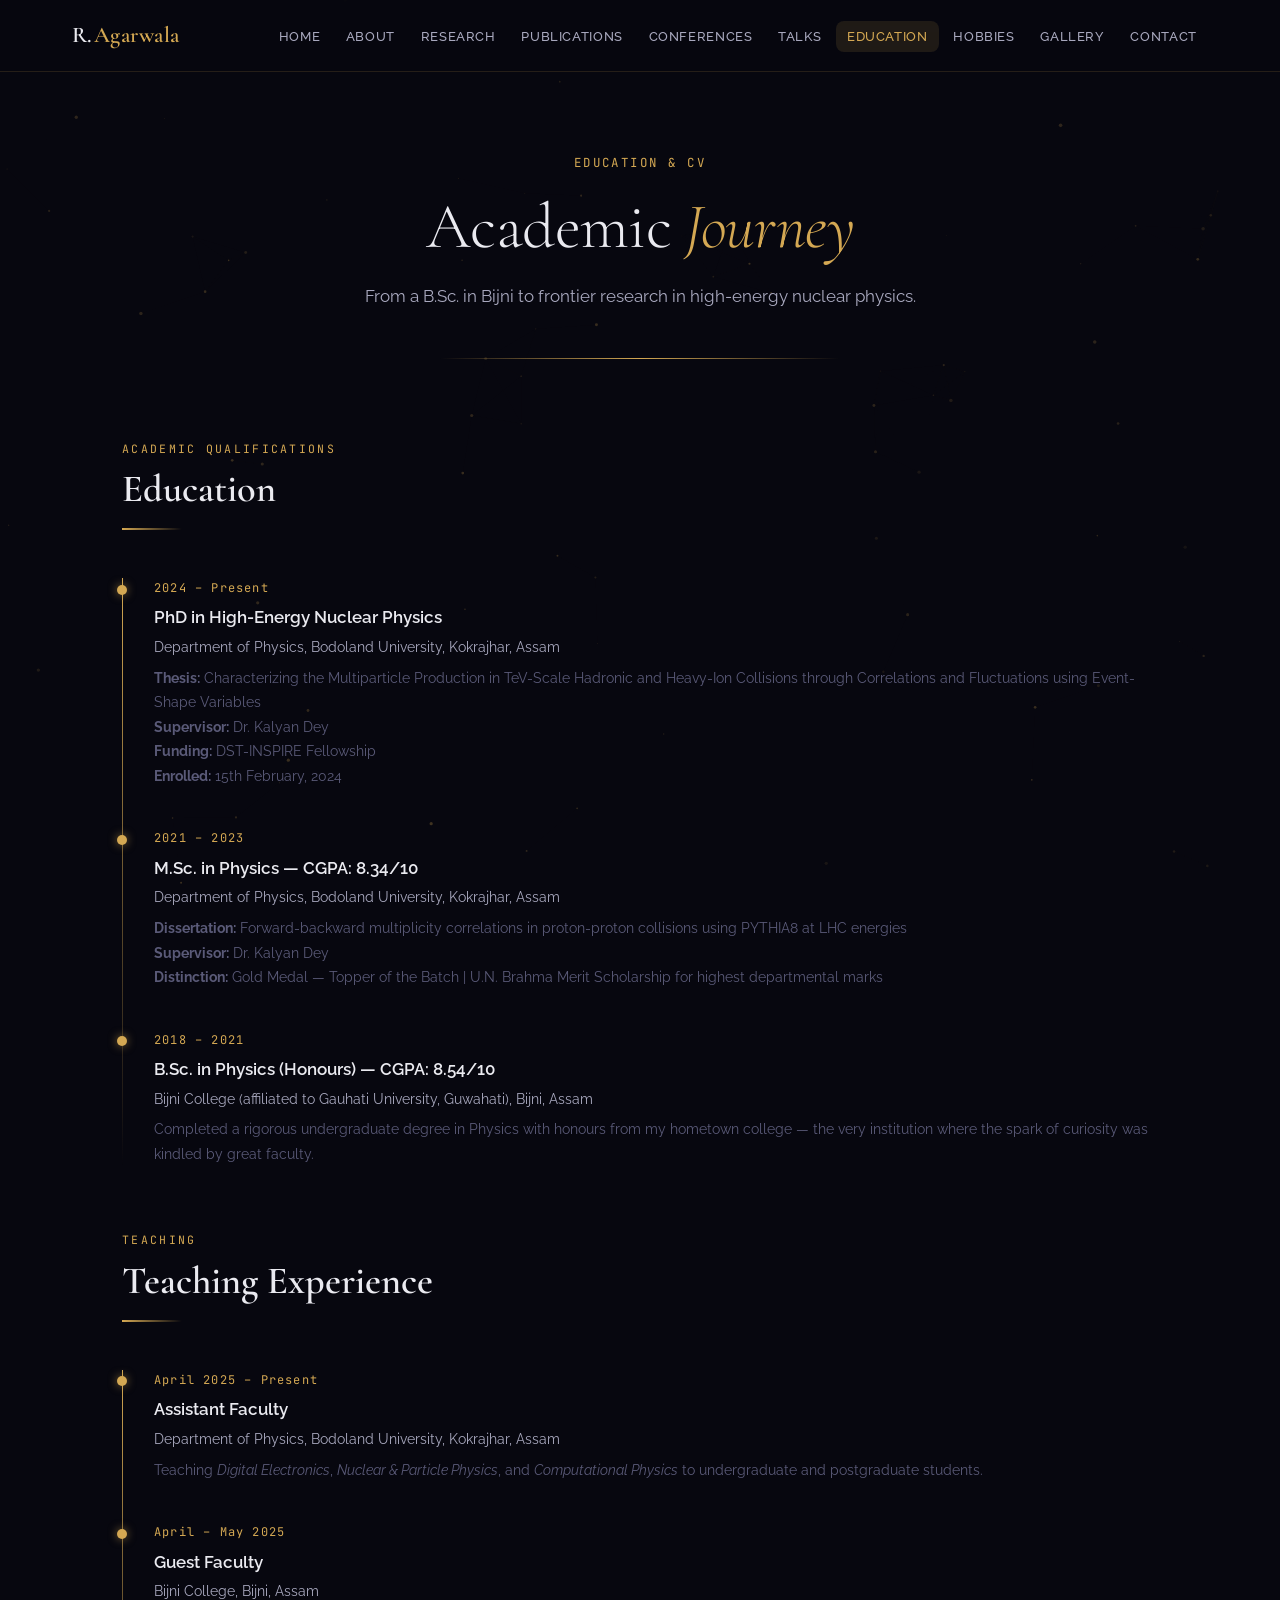
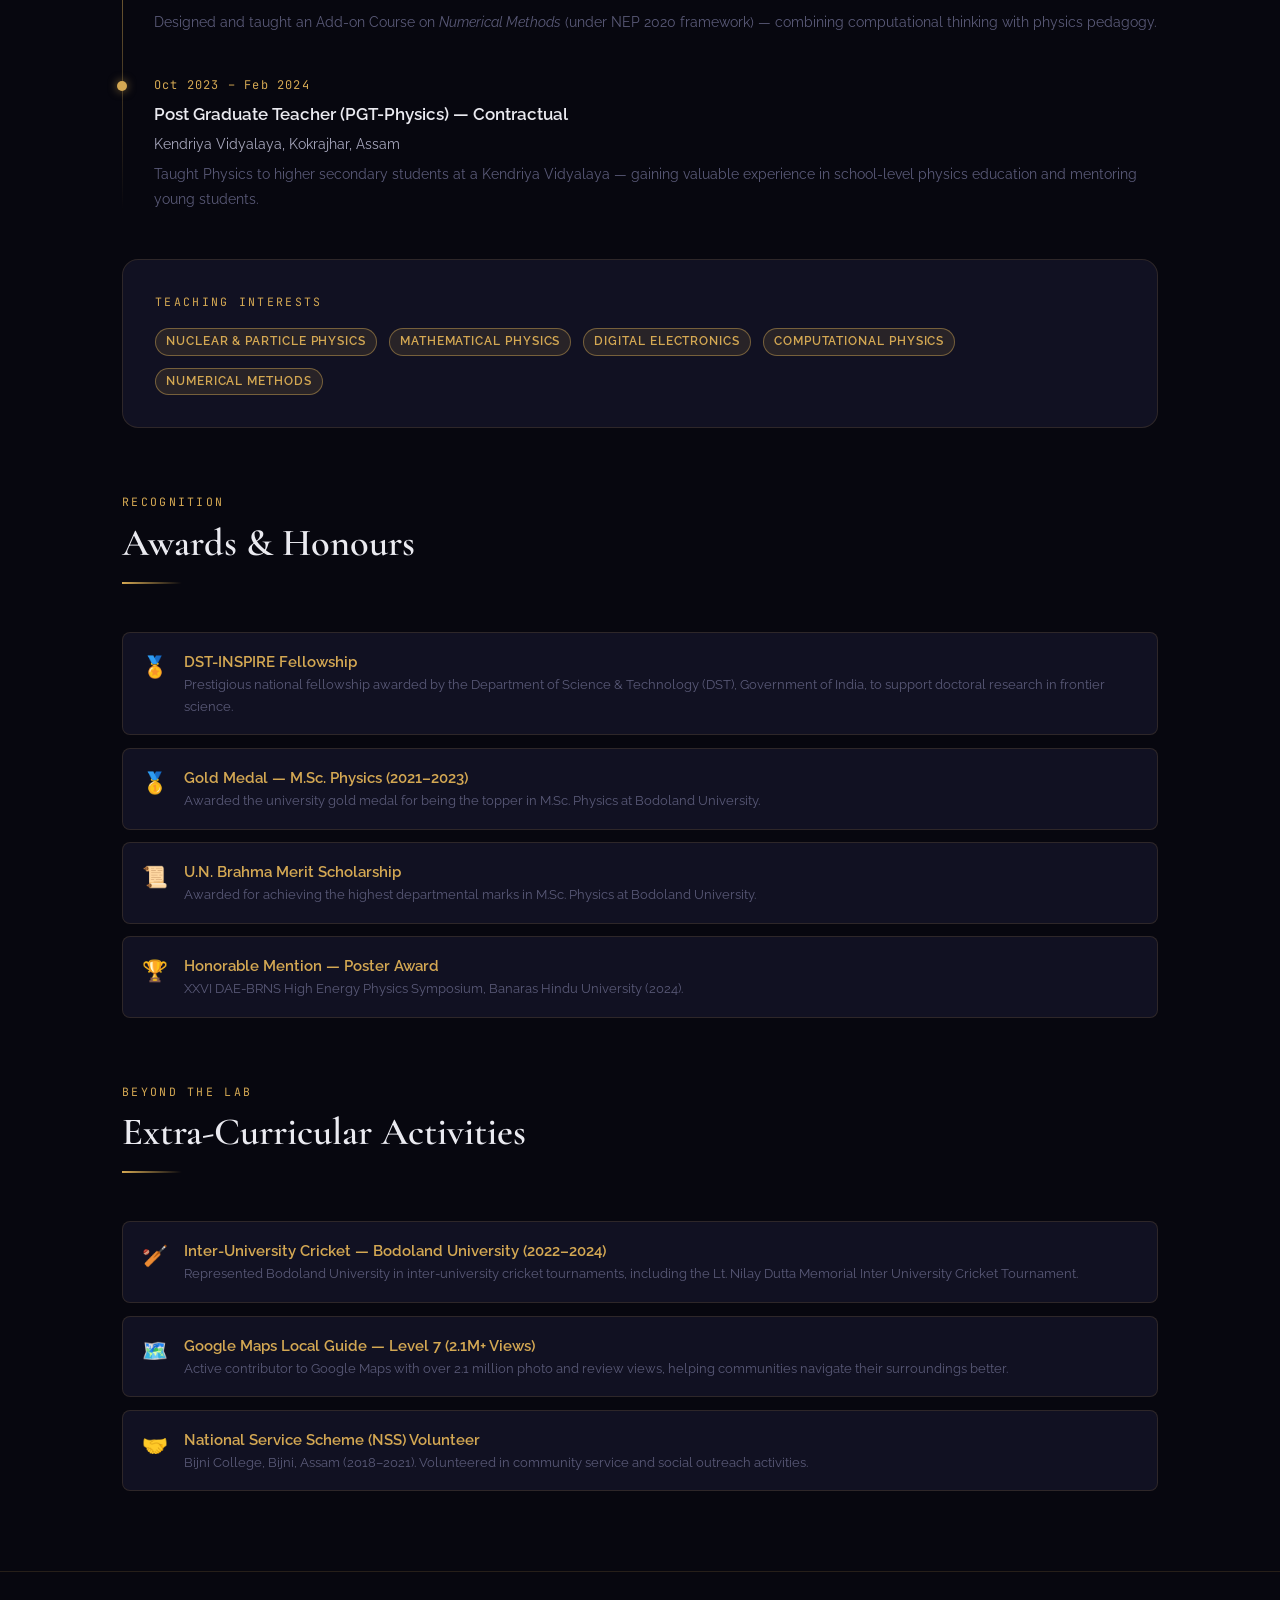
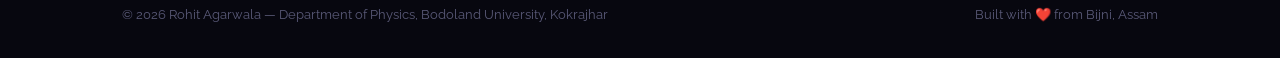
<file: education.html>
<!DOCTYPE html>
<html lang="en">
<head>
  <meta charset="UTF-8" />
  <meta name="viewport" content="width=device-width, initial-scale=1.0" />
  <title>Education | Rohit Agarwala</title>
  <link rel="stylesheet" href="css/style.css?v=20261124" />
</head>
<body>
<canvas id="particle-canvas"></canvas>
<nav class="navbar">
  <div class="nav-inner">
    <a href="index.html" class="nav-logo">R.<span>Agarwala</span></a>
    <ul class="nav-links">
      <li><a href="index.html">Home</a></li><li><a href="about.html">About</a></li>
      <li><a href="research.html">Research</a></li><li><a href="publications.html">Publications</a></li>
      <li><a href="conferences.html">Conferences</a></li><li><a href="talks.html">Talks</a></li>
      <li><a href="education.html">Education</a></li><li><a href="hobbies.html">Hobbies</a></li>
      <li><a href="gallery.html">Gallery</a></li>
      <li><a href="contact.html">Contact</a></li>
    </ul>
    <div class="hamburger"><span></span><span></span><span></span></div>
  </div>
</nav>
<div class="mobile-nav">
  <a href="index.html">Home</a><a href="about.html">About</a><a href="research.html">Research</a>
  <a href="publications.html">Publications</a><a href="conferences.html">Conferences</a>
  <a href="talks.html">Talks</a><a href="education.html">Education</a>
  <a href="hobbies.html">Hobbies</a><a href="gallery.html">Gallery</a><a href="contact.html">Contact</a>
</div>

<div class="page-wrapper">

  <div class="page-hero">
    <div class="container">
      <div class="eyebrow">Education &amp; CV</div>
      <h1>Academic <em>Journey</em></h1>
      <p class="subtitle">From a B.Sc. in Bijni to frontier research in high-energy nuclear physics.</p>
    </div>
  </div>

  <section class="section">
    <div class="container">

      <!-- Education -->
      <div class="section-header fade-up">
        <div class="section-label">Academic Qualifications</div>
        <h2>Education</h2>
        <div class="section-divider"></div>
      </div>

      <div class="timeline fade-up">

        <div class="timeline-item">
          <div class="timeline-date">2024 – Present</div>
          <div class="timeline-title">PhD in High-Energy Nuclear Physics</div>
          <div class="timeline-subtitle">Department of Physics, Bodoland University, Kokrajhar, Assam</div>
          <div class="timeline-body">
            <strong>Thesis:</strong> Characterizing the Multiparticle Production in TeV-Scale Hadronic and Heavy-Ion Collisions through Correlations and Fluctuations using Event-Shape Variables<br/>
            <strong>Supervisor:</strong> Dr. Kalyan Dey<br/>
            <strong>Funding:</strong> DST-INSPIRE Fellowship<br/>
            <strong>Enrolled:</strong> 15th February, 2024
          </div>
        </div>

        <div class="timeline-item">
          <div class="timeline-date">2021 – 2023</div>
          <div class="timeline-title">M.Sc. in Physics — CGPA: 8.34/10</div>
          <div class="timeline-subtitle">Department of Physics, Bodoland University, Kokrajhar, Assam</div>
          <div class="timeline-body">
            <strong>Dissertation:</strong> Forward-backward multiplicity correlations in proton-proton collisions using PYTHIA8 at LHC energies<br/>
            <strong>Supervisor:</strong> Dr. Kalyan Dey<br/>
            <strong>Distinction:</strong> Gold Medal — Topper of the Batch | U.N. Brahma Merit Scholarship for highest departmental marks
          </div>
        </div>

        <div class="timeline-item">
          <div class="timeline-date">2018 – 2021</div>
          <div class="timeline-title">B.Sc. in Physics (Honours) — CGPA: 8.54/10</div>
          <div class="timeline-subtitle">Bijni College (affiliated to Gauhati University, Guwahati), Bijni, Assam</div>
          <div class="timeline-body">
            Completed a rigorous undergraduate degree in Physics with honours from my hometown college — 
            the very institution where the spark of curiosity was kindled by great faculty.
          </div>
        </div>

      </div>

      <!-- Teaching Experience -->
      <div class="section-header fade-up" style="margin-top:4rem;">
        <div class="section-label">Teaching</div>
        <h2>Teaching Experience</h2>
        <div class="section-divider"></div>
      </div>

      <div class="timeline fade-up">

        <div class="timeline-item">
          <div class="timeline-date">April 2025 – Present</div>
          <div class="timeline-title">Assistant Faculty</div>
          <div class="timeline-subtitle">Department of Physics, Bodoland University, Kokrajhar, Assam</div>
          <div class="timeline-body">
            Teaching <em>Digital Electronics</em>, <em>Nuclear &amp; Particle Physics</em>, and <em>Computational Physics</em> 
            to undergraduate and postgraduate students.
          </div>
        </div>

        <div class="timeline-item">
          <div class="timeline-date">April – May 2025</div>
          <div class="timeline-title">Guest Faculty</div>
          <div class="timeline-subtitle">Bijni College, Bijni, Assam</div>
          <div class="timeline-body">
            Designed and taught an Add-on Course on <em>Numerical Methods</em> (under NEP 2020 framework) — 
            combining computational thinking with physics pedagogy.
          </div>
        </div>

        <div class="timeline-item">
          <div class="timeline-date">Oct 2023 – Feb 2024</div>
          <div class="timeline-title">Post Graduate Teacher (PGT-Physics) — Contractual</div>
          <div class="timeline-subtitle">Kendriya Vidyalaya, Kokrajhar, Assam</div>
          <div class="timeline-body">
            Taught Physics to higher secondary students at a Kendriya Vidyalaya — gaining valuable 
            experience in school-level physics education and mentoring young students.
          </div>
        </div>

      </div>

      <!-- Teaching Interests -->
      <div class="card fade-up" style="margin-top:3rem;">
        <div class="section-label">Teaching Interests</div>
        <div style="display:flex; flex-wrap:wrap; gap:0.75rem; margin-top:1rem;">
          <span class="tag">Nuclear &amp; Particle Physics</span>
          <span class="tag">Mathematical Physics</span>
          <span class="tag">Digital Electronics</span>
          <span class="tag">Computational Physics</span>
          <span class="tag">Numerical Methods</span>
        </div>
      </div>

      <!-- Awards -->
      <div class="section-header fade-up" style="margin-top:4rem;">
        <div class="section-label">Recognition</div>
        <h2>Awards &amp; Honours</h2>
        <div class="section-divider"></div>
      </div>

      <div class="awards-list fade-up">
        <div class="award-item">
          <div class="award-icon">🏅</div>
          <div>
            <div class="award-title">DST-INSPIRE Fellowship</div>
            <div class="award-desc">Prestigious national fellowship awarded by the Department of Science &amp; Technology (DST), Government of India, to support doctoral research in frontier science.</div>
          </div>
        </div>
        <div class="award-item">
          <div class="award-icon">🥇</div>
          <div>
            <div class="award-title">Gold Medal — M.Sc. Physics (2021–2023)</div>
            <div class="award-desc">Awarded the university gold medal for being the topper in M.Sc. Physics at Bodoland University.</div>
          </div>
        </div>
        <div class="award-item">
          <div class="award-icon">📜</div>
          <div>
            <div class="award-title">U.N. Brahma Merit Scholarship</div>
            <div class="award-desc">Awarded for achieving the highest departmental marks in M.Sc. Physics at Bodoland University.</div>
          </div>
        </div>
        <div class="award-item">
          <div class="award-icon">🏆</div>
          <div>
            <div class="award-title">Honorable Mention — Poster Award</div>
            <div class="award-desc">XXVI DAE-BRNS High Energy Physics Symposium, Banaras Hindu University (2024).</div>
          </div>
        </div>
      </div>

      <!-- Extra-Curricular -->
      <div class="section-header fade-up" style="margin-top:4rem;">
        <div class="section-label">Beyond the Lab</div>
        <h2>Extra-Curricular Activities</h2>
        <div class="section-divider"></div>
      </div>

      <div class="awards-list fade-up">
        <div class="award-item">
          <div class="award-icon">🏏</div>
          <div>
            <div class="award-title">Inter-University Cricket — Bodoland University (2022–2024)</div>
            <div class="award-desc">Represented Bodoland University in inter-university cricket tournaments, including the Lt. Nilay Dutta Memorial Inter University Cricket Tournament.</div>
          </div>
        </div>
        <div class="award-item">
          <div class="award-icon">🗺️</div>
          <div>
            <div class="award-title">Google Maps Local Guide — Level 7 (2.1M+ Views)</div>
            <div class="award-desc">Active contributor to Google Maps with over 2.1 million photo and review views, helping communities navigate their surroundings better.</div>
          </div>
        </div>
        <div class="award-item">
          <div class="award-icon">🤝</div>
          <div>
            <div class="award-title">National Service Scheme (NSS) Volunteer</div>
            <div class="award-desc">Bijni College, Bijni, Assam (2018–2021). Volunteered in community service and social outreach activities.</div>
          </div>
        </div>
      </div>

    </div>
  </section>
</div>

<footer>
  <div class="container">
    <div class="footer-inner">
      <span>© 2026 Rohit Agarwala — Department of Physics, Bodoland University, Kokrajhar</span>
      <span>Built with ❤️ from Bijni, Assam</span>
    </div>
  </div>
</footer>
<script src="js/main.js?v=20261124"></script>
</body>
</html>
</file>
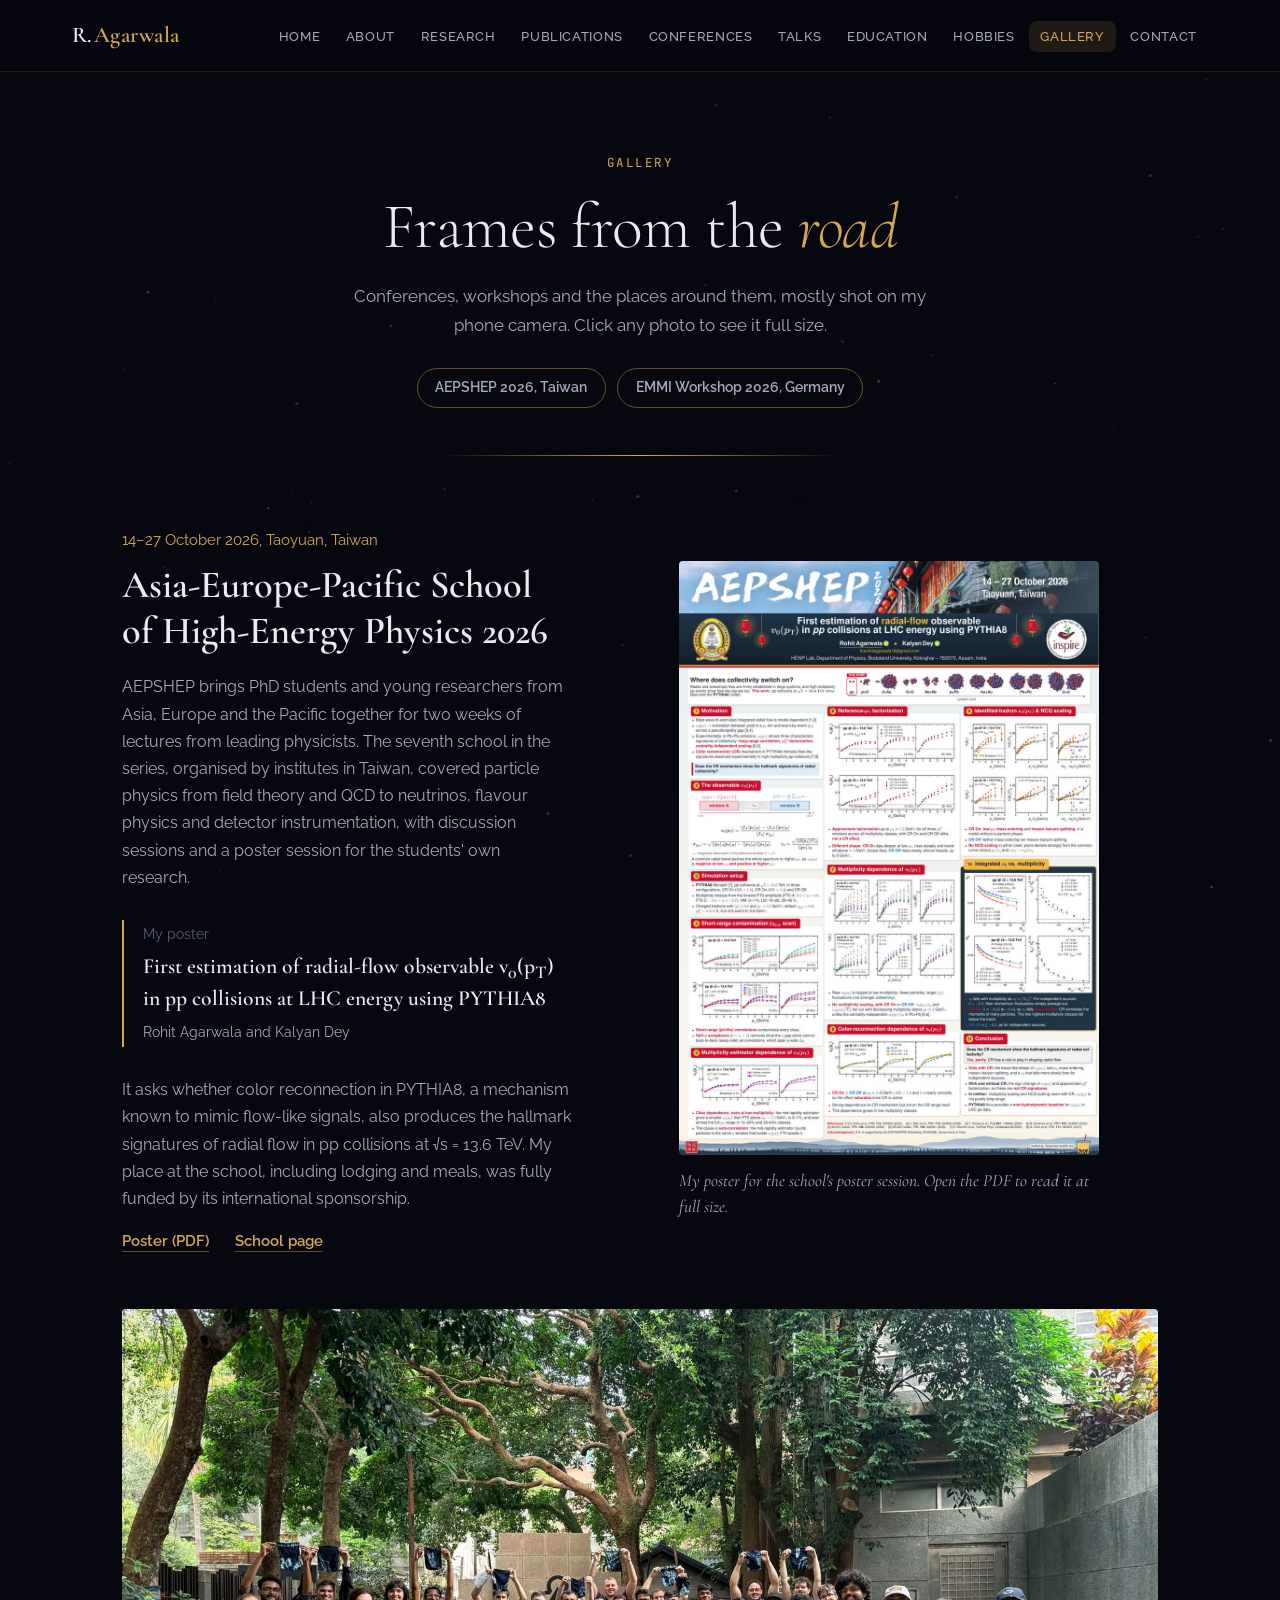
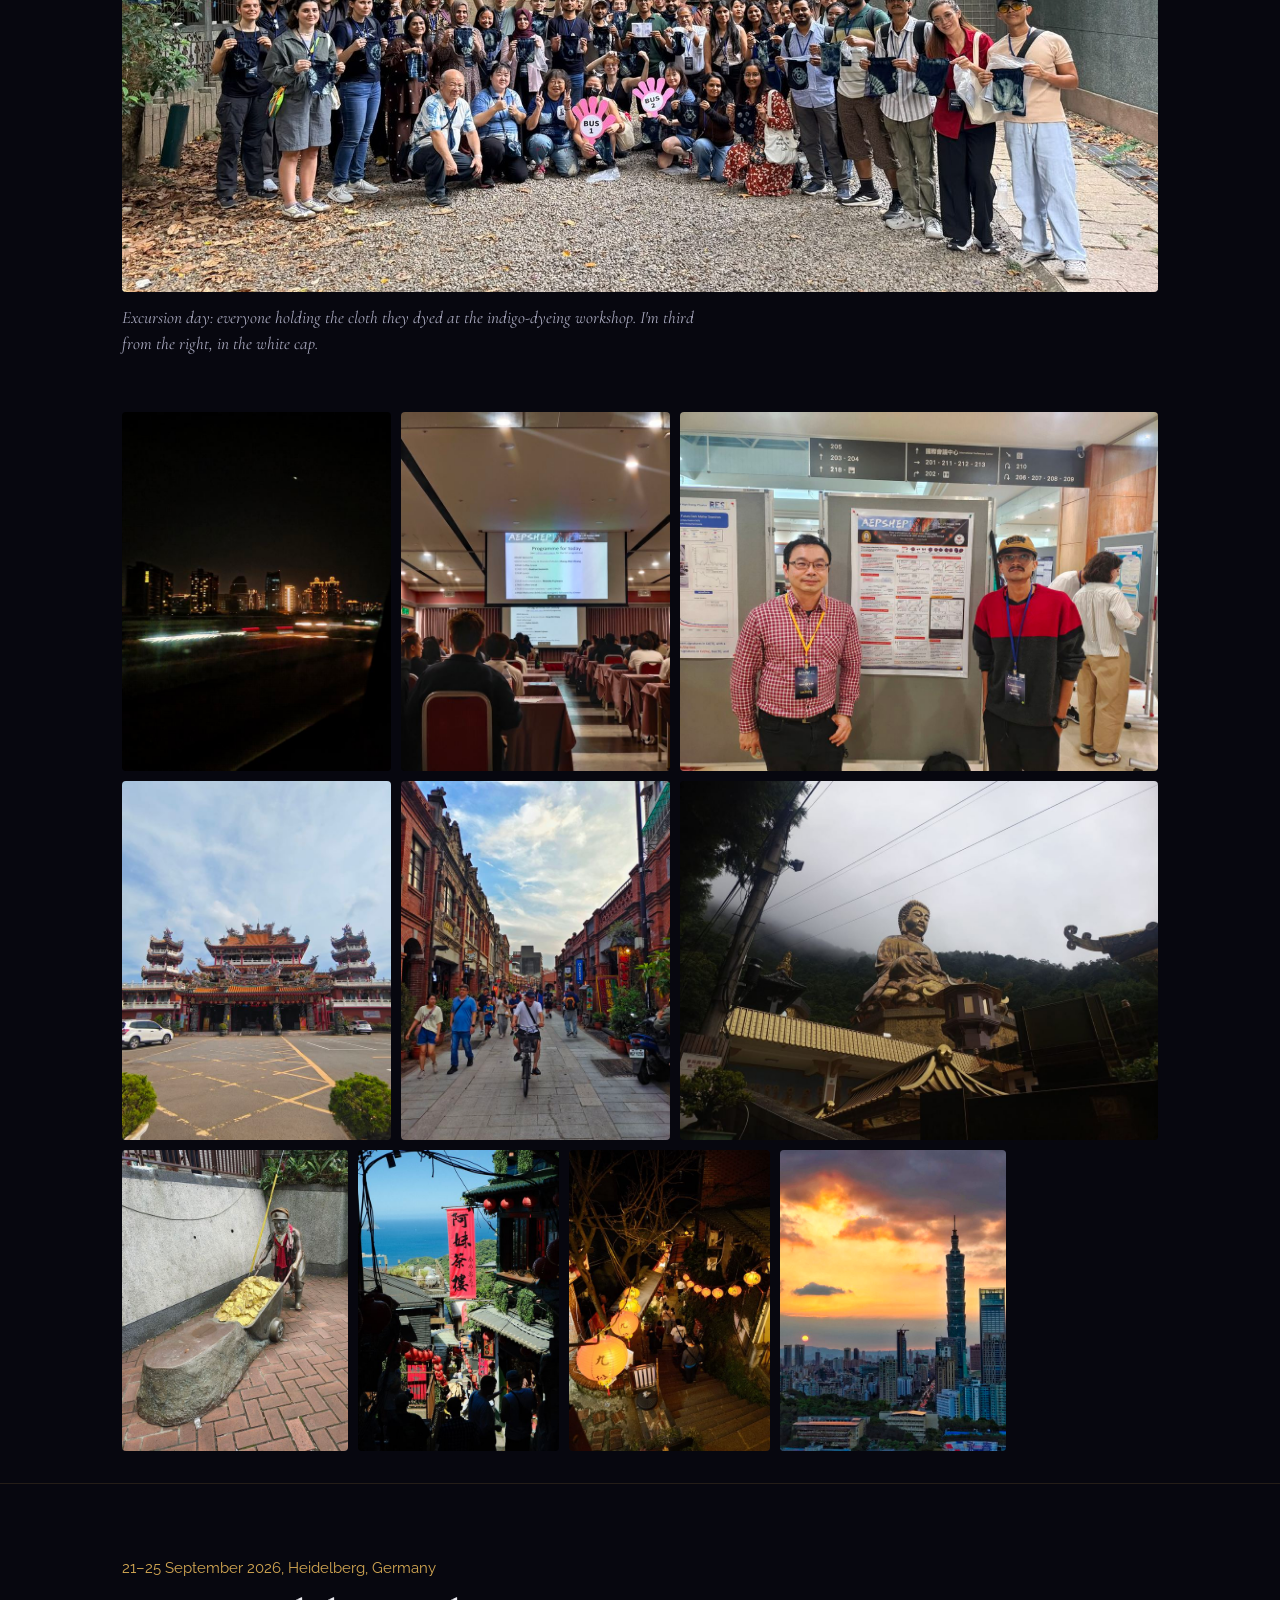
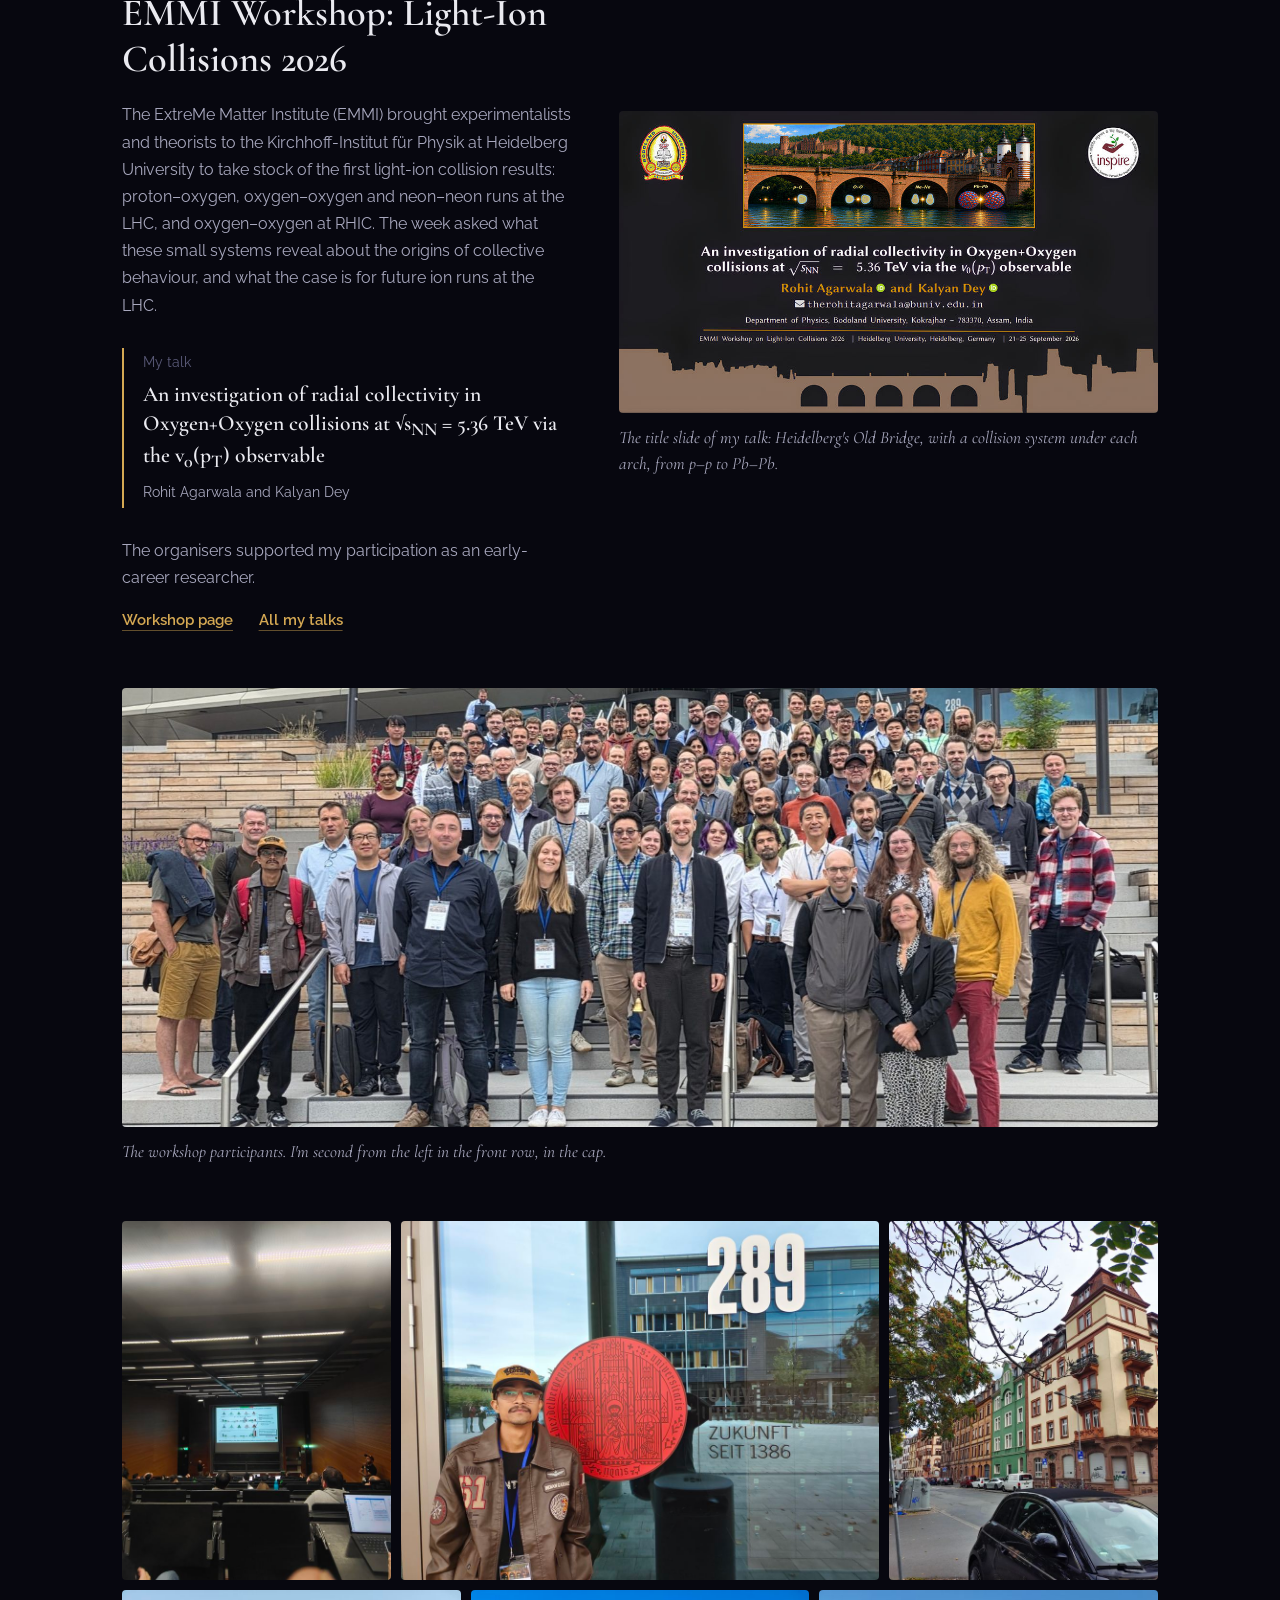
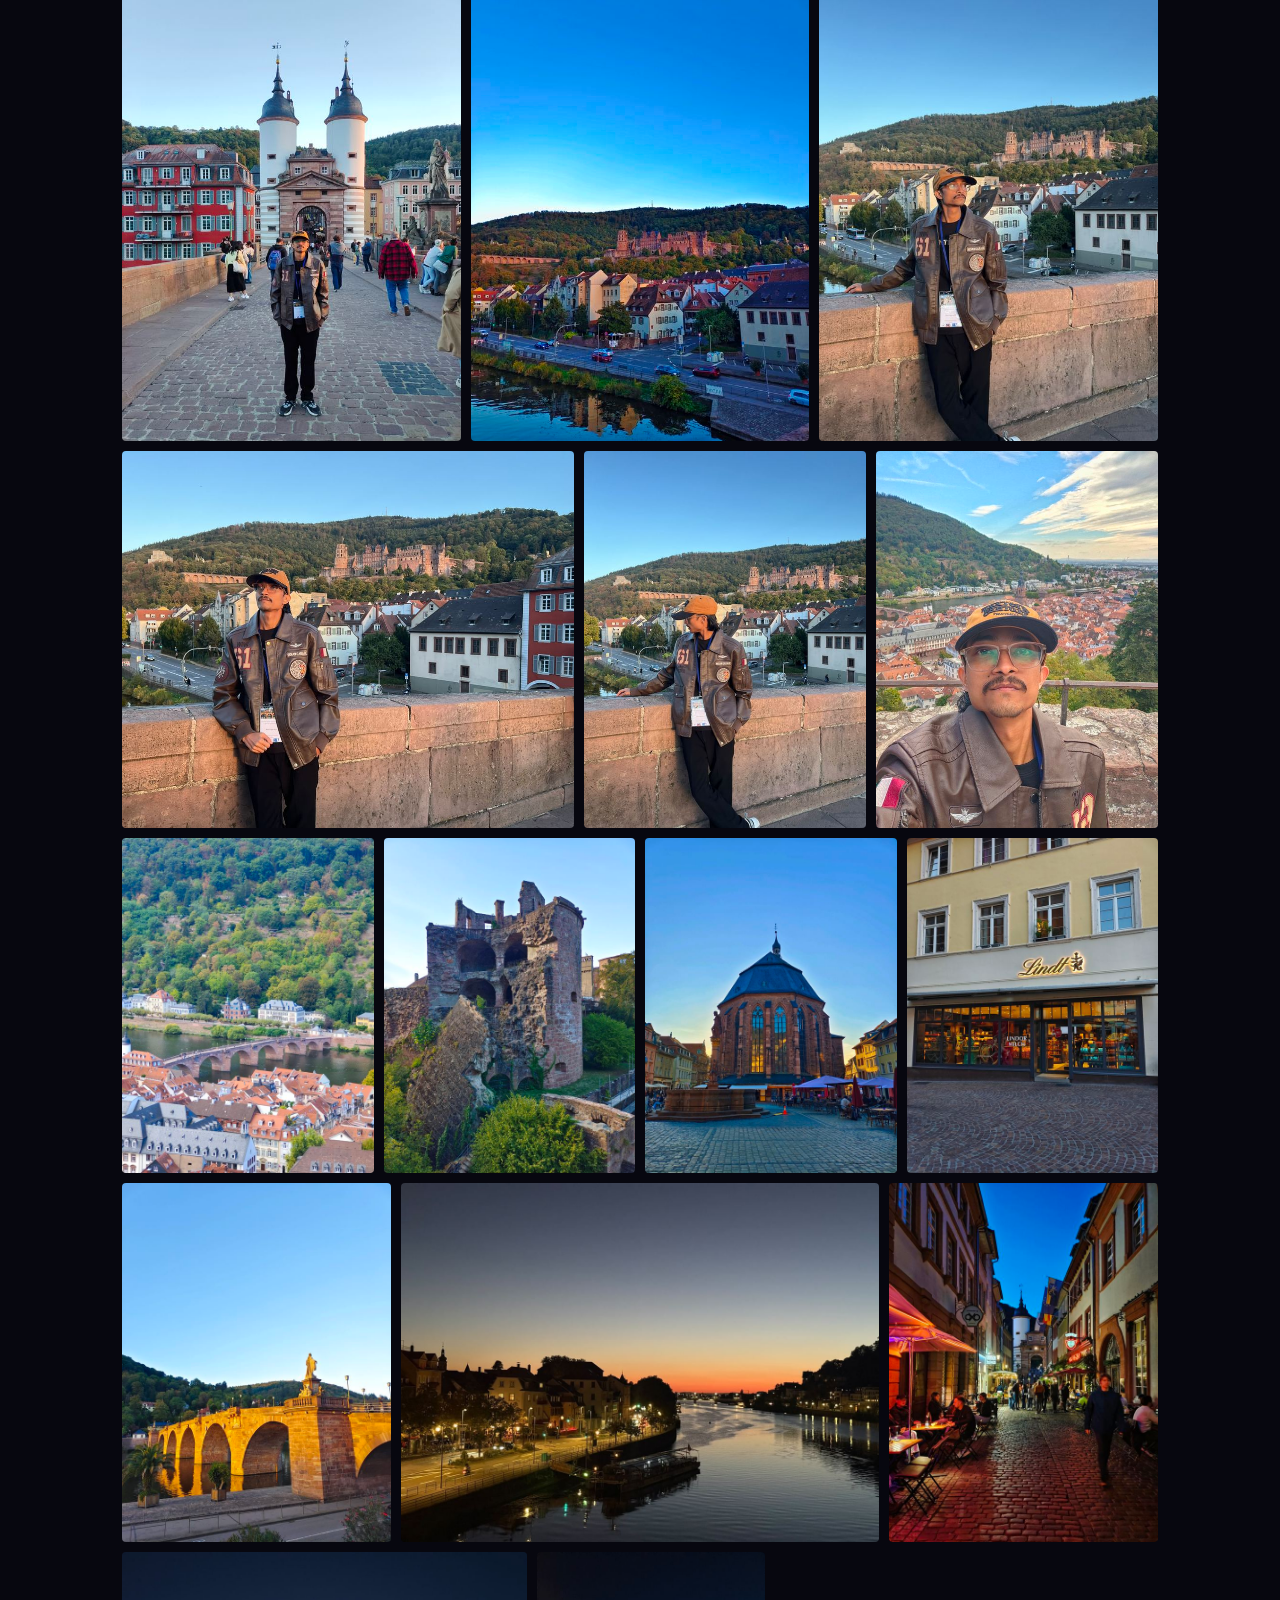
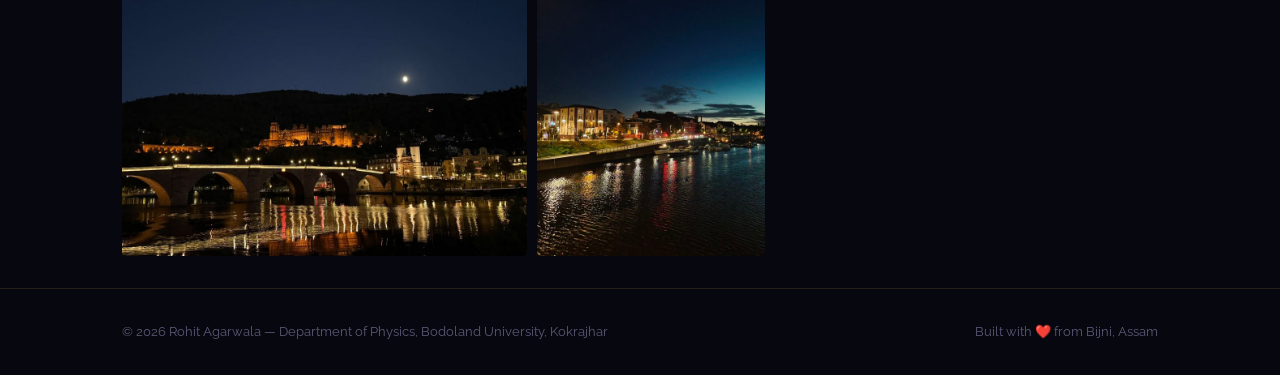
<file: gallery.html>
<!DOCTYPE html>
<html lang="en">
<head>
  <meta charset="UTF-8" />
  <meta name="viewport" content="width=device-width, initial-scale=1.0" />
  <title>Gallery | Rohit Agarwala</title>
  <meta name="description" content="Photos from conferences, workshops and schools by Rohit Agarwala: AEPSHEP 2026 in Taoyuan, Taiwan, and the EMMI Workshop on Light-Ion Collisions 2026 in Heidelberg, Germany." />
  <link rel="stylesheet" href="css/style.css?v=20261124" />
</head>
<body>
<canvas id="particle-canvas"></canvas>
<nav class="navbar">
  <div class="nav-inner">
    <a href="index.html" class="nav-logo">R.<span>Agarwala</span></a>
    <ul class="nav-links">
      <li><a href="index.html">Home</a></li><li><a href="about.html">About</a></li>
      <li><a href="research.html">Research</a></li><li><a href="publications.html">Publications</a></li>
      <li><a href="conferences.html">Conferences</a></li><li><a href="talks.html">Talks</a></li>
      <li><a href="education.html">Education</a></li><li><a href="hobbies.html">Hobbies</a></li>
      <li><a href="gallery.html">Gallery</a></li>
      <li><a href="contact.html">Contact</a></li>
    </ul>
    <div class="hamburger"><span></span><span></span><span></span></div>
  </div>
</nav>
<div class="mobile-nav">
  <a href="index.html">Home</a><a href="about.html">About</a><a href="research.html">Research</a>
  <a href="publications.html">Publications</a><a href="conferences.html">Conferences</a>
  <a href="talks.html">Talks</a><a href="education.html">Education</a>
  <a href="hobbies.html">Hobbies</a><a href="gallery.html">Gallery</a><a href="contact.html">Contact</a>
</div>

<div class="page-wrapper">

  <div class="page-hero">
    <div class="container">
      <div class="eyebrow">Gallery</div>
      <h1>Frames from the <em>road</em></h1>
      <p class="subtitle">Conferences, workshops and the places around them, mostly shot on my phone camera. Click any photo to see it full size.</p>
      <nav class="event-index" aria-label="Events on this page">
        <a href="#aepshep-2026">AEPSHEP 2026, Taiwan</a>
        <a href="#emmi-2026">EMMI Workshop 2026, Germany</a>
      </nav>
    </div>
  </div>

  <!-- ===== AEPSHEP 2026: Asia-Europe-Pacific School of High-Energy Physics ===== -->
  <section class="gallery-event" id="aepshep-2026" aria-labelledby="aepshep-2026-title">
    <div class="container">

      <div class="event-intro">
        <div class="event-text">
          <p class="event-when">14–27 October 2026, Taoyuan, Taiwan</p>
          <h2 id="aepshep-2026-title">Asia-Europe-Pacific School of High-Energy Physics 2026</h2>
          <p>
            AEPSHEP brings PhD students and young researchers from Asia, Europe and the Pacific together
            for two weeks of lectures from leading physicists. The seventh school in the series, organised
            by institutes in Taiwan, covered particle physics from field theory and QCD to neutrinos,
            flavour physics and detector instrumentation, with discussion sessions and a poster session
            for the students' own research.
          </p>
          <div class="event-talk">
            <p class="event-talk-label">My poster</p>
            <p class="event-talk-title">First estimation of radial-flow observable v<sub>0</sub>(p<sub>T</sub>) in pp collisions at LHC energy using PYTHIA8</p>
            <p class="event-talk-authors">Rohit Agarwala and Kalyan Dey</p>
          </div>
          <p>
            It asks whether color reconnection in PYTHIA8, a mechanism known to mimic flow-like signals,
            also produces the hallmark signatures of radial flow in pp collisions at √s = 13.6 TeV.
            My place at the school, including lodging and meals, was fully funded by its international sponsorship.
          </p>
          <p class="event-links">
            <a href="files/aepshep-2026-poster.pdf" target="_blank" rel="noopener">Poster (PDF)</a>
            <a href="https://indico.cern.ch/event/1663642/" target="_blank" rel="noopener">School page</a>
          </p>
        </div>
        <figure class="feature-figure portrait-figure">
          <a class="photo" href="images/gallery/aepshep-2026/poster.jpg" data-album="aepshep-2026" data-caption="My poster for the school&#x27;s poster session. Open the PDF to read it at full size." style="--ar: 0.707">
            <img src="images/gallery/aepshep-2026/thumbs/poster.jpg" srcset="images/gallery/aepshep-2026/thumbs/poster.jpg 900w, images/gallery/aepshep-2026/poster.jpg 1696w" sizes="(max-width: 900px) 90vw, 420px" width="900" height="1274" alt="The A1 poster &#x27;First estimation of radial-flow observable v0(pT) in pp collisions at LHC energy using PYTHIA8&#x27; by Rohit Agarwala and Kalyan Dey, with an AEPSHEP 2026 banner and panels of plots" decoding="async" />
          </a>
          <figcaption>My poster for the school&#x27;s poster session. Open the PDF to read it at full size.</figcaption>
        </figure>
      </div>

      <figure class="feature-figure group-figure">
        <a class="photo" href="images/gallery/aepshep-2026/group-photo.jpg" data-album="aepshep-2026" data-caption="Excursion day: everyone holding the cloth they dyed at the indigo-dyeing workshop. I&#x27;m third from the right, in the white cap." style="--ar: 1.778">
          <img src="images/gallery/aepshep-2026/thumbs/group-photo.jpg" srcset="images/gallery/aepshep-2026/thumbs/group-photo.jpg 1000w, images/gallery/aepshep-2026/group-photo.jpg 1600w" sizes="(max-width: 1100px) 100vw, 1036px" width="1000" height="563" alt="Group photo of the school&#x27;s students outdoors under trees, each holding up an indigo-dyed cloth" decoding="async" />
        </a>
        <figcaption>Excursion day: everyone holding the cloth they dyed at the indigo-dyeing workshop. I&#x27;m third from the right, in the white cap.</figcaption>
      </figure>

      <div class="photo-rows">
        <a class="photo" href="images/gallery/aepshep-2026/arrival-night.jpg" data-album="aepshep-2026" data-caption="Arrival night: city lights from the road." style="--ar: 0.750">
          <img src="images/gallery/aepshep-2026/thumbs/arrival-night.jpg" width="562" height="750" alt="A lit-up city skyline at night seen from a moving vehicle, with streaks of car lights" loading="lazy" decoding="async" />
          <span class="photo-caption" aria-hidden="true">Arrival night: city lights from the road.</span>
        </a>
        <a class="photo" href="images/gallery/aepshep-2026/day-one.jpg" data-album="aepshep-2026" data-caption="The first morning of lectures, with the day&#x27;s programme on screen." style="--ar: 0.750">
          <img src="images/gallery/aepshep-2026/thumbs/day-one.jpg" width="562" height="750" alt="Students seated at long tables in a lecture hall, facing a screen showing the AEPSHEP 2026 programme" loading="lazy" decoding="async" />
          <span class="photo-caption" aria-hidden="true">The first morning of lectures, with the day&#x27;s programme on screen.</span>
        </a>
        <a class="photo" href="images/gallery/aepshep-2026/poster-session.jpg" data-album="aepshep-2026" data-caption="At my poster with Prof. Yen-Jie Lee of MIT, one of the school&#x27;s lecturers." style="--ar: 1.333">
          <img src="images/gallery/aepshep-2026/thumbs/poster-session.jpg" width="1000" height="750" alt="Rohit Agarwala and Prof. Yen-Jie Lee standing on either side of Rohit&#x27;s poster at the poster session" loading="lazy" decoding="async" />
          <span class="photo-caption" aria-hidden="true">At my poster with Prof. Yen-Jie Lee of MIT, one of the school&#x27;s lecturers.</span>
        </a>
        <a class="photo" href="images/gallery/aepshep-2026/temple.jpg" data-album="aepshep-2026" data-caption="A temple whose roofs are crowded with dragons and figures." style="--ar: 0.750">
          <img src="images/gallery/aepshep-2026/thumbs/temple.jpg" width="562" height="750" alt="A large, ornate Taiwanese temple with orange-tiled roofs, carved dragons and two pagoda towers" loading="lazy" decoding="async" />
          <span class="photo-caption" aria-hidden="true">A temple whose roofs are crowded with dragons and figures.</span>
        </a>
        <a class="photo" href="images/gallery/aepshep-2026/old-street.jpg" data-album="aepshep-2026" data-caption="An old street of red-brick shopfronts with carved facades." style="--ar: 0.750">
          <img src="images/gallery/aepshep-2026/thumbs/old-street.jpg" width="562" height="750" alt="A busy pedestrian street lined with red-brick shophouses with ornate facades, a man cycling toward the camera" loading="lazy" decoding="async" />
          <span class="photo-caption" aria-hidden="true">An old street of red-brick shopfronts with carved facades.</span>
        </a>
        <a class="photo" href="images/gallery/aepshep-2026/golden-buddha.jpg" data-album="aepshep-2026" data-caption="A giant golden Buddha above the temple roofs, with mist on the hills." style="--ar: 1.333">
          <img src="images/gallery/aepshep-2026/thumbs/golden-buddha.jpg" width="1000" height="750" alt="A huge seated golden Buddha statue above temple roofs, with misty forested hills behind" loading="lazy" decoding="async" />
          <span class="photo-caption" aria-hidden="true">A giant golden Buddha above the temple roofs, with mist on the hills.</span>
        </a>
        <a class="photo" href="images/gallery/aepshep-2026/gold-miner.jpg" data-album="aepshep-2026" data-caption="A gold miner&#x27;s statue, a reminder of the region&#x27;s mining past." style="--ar: 0.750">
          <img src="images/gallery/aepshep-2026/thumbs/gold-miner.jpg" width="562" height="750" alt="A bronze statue of a miner pushing a wheelbarrow piled with gold-coloured ore" loading="lazy" decoding="async" />
          <span class="photo-caption" aria-hidden="true">A gold miner&#x27;s statue, a reminder of the region&#x27;s mining past.</span>
        </a>
        <a class="photo" href="images/gallery/aepshep-2026/jiufen-tea-house.jpg" data-album="aepshep-2026" data-caption="Jiufen: the A-Mei Tea House, with the sea beyond." style="--ar: 0.666">
          <img src="images/gallery/aepshep-2026/thumbs/jiufen-tea-house.jpg" width="500" height="750" alt="A red banner for the A-Mei Tea House over a steep lane of tea houses and red lanterns, the blue sea behind" loading="lazy" decoding="async" />
          <span class="photo-caption" aria-hidden="true">Jiufen: the A-Mei Tea House, with the sea beyond.</span>
        </a>
        <a class="photo" href="images/gallery/aepshep-2026/jiufen-lanterns.jpg" data-album="aepshep-2026" data-caption="Jiufen&#x27;s lantern-lit steps at night." style="--ar: 0.667">
          <img src="images/gallery/aepshep-2026/thumbs/jiufen-lanterns.jpg" width="500" height="750" alt="Looking down a narrow stepped lane at night, lit by glowing orange lanterns" loading="lazy" decoding="async" />
          <span class="photo-caption" aria-hidden="true">Jiufen&#x27;s lantern-lit steps at night.</span>
        </a>
        <a class="photo" href="images/gallery/aepshep-2026/taipei-101-sunset.jpg" data-album="aepshep-2026" data-caption="Sunset over Taipei, with Taipei 101 against the clouds." style="--ar: 0.750">
          <img src="images/gallery/aepshep-2026/thumbs/taipei-101-sunset.jpg" width="562" height="750" alt="Taipei 101 and the city skyline at sunset under orange and grey clouds" loading="lazy" decoding="async" />
          <span class="photo-caption" aria-hidden="true">Sunset over Taipei, with Taipei 101 against the clouds.</span>
        </a>
      </div>

    </div>
  </section>

  <!-- ===== EMMI Workshop: Light-Ion Collisions 2026 ===== -->
  <section class="gallery-event" id="emmi-2026" aria-labelledby="emmi-2026-title">
    <div class="container">

      <div class="event-intro">
        <div class="event-text">
          <p class="event-when">21–25 September 2026, Heidelberg, Germany</p>
          <h2 id="emmi-2026-title">EMMI Workshop: <span class="nowrap">Light-Ion</span> Collisions 2026</h2>
          <p>
            The ExtreMe Matter Institute (EMMI) brought experimentalists and theorists to the
            Kirchhoff-Institut für Physik at Heidelberg University to take stock of the first
            light-ion collision results: proton–oxygen, oxygen–oxygen and neon–neon runs at the LHC,
            and oxygen–oxygen at RHIC. The week asked what these small systems reveal about the origins
            of collective behaviour, and what the case is for future ion runs at the LHC.
          </p>
          <div class="event-talk">
            <p class="event-talk-label">My talk</p>
            <p class="event-talk-title">An investigation of radial collectivity in Oxygen+Oxygen collisions at √s<sub>NN</sub> = 5.36 TeV via the v<sub>0</sub>(p<sub>T</sub>) observable</p>
            <p class="event-talk-authors">Rohit Agarwala and Kalyan Dey</p>
          </div>
          <p>The organisers supported my participation as an early-career researcher.</p>
          <p class="event-links">
            <a href="https://indico.gsi.de/event/25022/" target="_blank" rel="noopener">Workshop page</a>
            <a href="talks.html">All my talks</a>
          </p>
        </div>
        <figure class="feature-figure">
          <a class="photo" href="images/gallery/emmi-2026/talk-title-slide.jpg" data-album="emmi-2026" data-caption="The title slide of my talk: Heidelberg&#x27;s Old Bridge, with a collision system under each arch, from p–p to Pb–Pb." style="--ar: 1.786">
            <img src="images/gallery/emmi-2026/thumbs/talk-title-slide.jpg" srcset="images/gallery/emmi-2026/thumbs/talk-title-slide.jpg 1000w, images/gallery/emmi-2026/talk-title-slide.jpg 2000w" sizes="(max-width: 900px) 100vw, 560px" width="1000" height="560" alt="Title slide of the talk &#x27;An investigation of radial collectivity in Oxygen+Oxygen collisions via the v0(pT) observable&#x27; by Rohit Agarwala and Kalyan Dey, above an illustration of Heidelberg&#x27;s Old Bridge with colliding nuclei under its arches" decoding="async" />
          </a>
          <figcaption>The title slide of my talk: Heidelberg&#x27;s Old Bridge, with a collision system under each arch, from p–p to Pb–Pb.</figcaption>
        </figure>
      </div>

      <figure class="feature-figure group-figure">
        <a class="photo" href="images/gallery/emmi-2026/group-photo.jpg" data-album="emmi-2026" data-caption="The workshop participants. I&#x27;m second from the left in the front row, in the cap." style="--ar: 2.363">
          <img src="images/gallery/emmi-2026/thumbs/group-photo.jpg" srcset="images/gallery/emmi-2026/thumbs/group-photo.jpg 1000w, images/gallery/emmi-2026/group-photo.jpg 1600w" sizes="(max-width: 1100px) 100vw, 1036px" width="1000" height="423" alt="Group photo of the workshop participants standing on wide outdoor steps in front of a university building" decoding="async" />
        </a>
        <figcaption>The workshop participants. I&#x27;m second from the left in the front row, in the cap.</figcaption>
      </figure>

      <div class="photo-rows">
        <a class="photo" href="images/gallery/emmi-2026/kip-session.jpg" data-album="emmi-2026" data-caption="A session on nuclear structure in the lecture hall of the Kirchhoff-Institut für Physik." style="--ar: 0.750">
          <img src="images/gallery/emmi-2026/thumbs/kip-session.jpg" width="562" height="750" alt="View from the back of a lecture hall during a talk, with a slide on the nuclear force on the screen" loading="lazy" decoding="async" />
          <span class="photo-caption" aria-hidden="true">A session on nuclear structure in the lecture hall of the Kirchhoff-Institut für Physik.</span>
        </a>
        <a class="photo" href="images/gallery/emmi-2026/heidelberg-university.jpg" data-album="emmi-2026" data-caption="At Heidelberg University. The glass reads &#x27;Zukunft seit 1386&#x27;: future since 1386." style="--ar: 1.333">
          <img src="images/gallery/emmi-2026/thumbs/heidelberg-university.jpg" width="1000" height="750" alt="Rohit Agarwala beside the red seal of Heidelberg University on a glass door" loading="lazy" decoding="async" />
          <span class="photo-caption" aria-hidden="true">At Heidelberg University. The glass reads &#x27;Zukunft seit 1386&#x27;: future since 1386.</span>
        </a>
        <a class="photo" href="images/gallery/emmi-2026/arrival-day.jpg" data-album="emmi-2026" data-caption="Arrival day: a first walk through Heidelberg." style="--ar: 0.750">
          <img src="images/gallery/emmi-2026/thumbs/arrival-day.jpg" width="562" height="750" alt="A row of colourful old apartment buildings on a Heidelberg street under an overcast sky" loading="lazy" decoding="async" />
          <span class="photo-caption" aria-hidden="true">Arrival day: a first walk through Heidelberg.</span>
        </a>
        <a class="photo" href="images/gallery/emmi-2026/old-bridge-gate.jpg" data-album="emmi-2026" data-caption="On the Old Bridge, in front of the Bridge Gate." style="--ar: 0.750">
          <img src="images/gallery/emmi-2026/thumbs/old-bridge-gate.jpg" width="562" height="750" alt="Rohit Agarwala standing on the cobbled Old Bridge, with the white twin towers of the Bridge Gate behind him" loading="lazy" decoding="async" />
          <span class="photo-caption" aria-hidden="true">On the Old Bridge, in front of the Bridge Gate.</span>
        </a>
        <a class="photo" href="images/gallery/emmi-2026/castle-above-old-town.jpg" data-album="emmi-2026" data-caption="Heidelberg Castle above the old town, seen from the Old Bridge." style="--ar: 0.750">
          <img src="images/gallery/emmi-2026/thumbs/castle-above-old-town.jpg" width="562" height="750" alt="The red sandstone ruins of Heidelberg Castle on a wooded hill above riverside houses and a road" loading="lazy" decoding="async" />
          <span class="photo-caption" aria-hidden="true">Heidelberg Castle above the old town, seen from the Old Bridge.</span>
        </a>
        <a class="photo" href="images/gallery/emmi-2026/castle-backdrop-1.jpg" data-album="emmi-2026" data-caption="On the Old Bridge, with the castle behind me." style="--ar: 0.750">
          <img src="images/gallery/emmi-2026/thumbs/castle-backdrop-1.jpg" width="562" height="750" alt="Rohit Agarwala leaning on a sandstone bridge wall, Heidelberg Castle on the hill behind" loading="lazy" decoding="async" />
          <span class="photo-caption" aria-hidden="true">On the Old Bridge, with the castle behind me.</span>
        </a>
        <a class="photo" href="images/gallery/emmi-2026/castle-backdrop-2.jpg" data-album="emmi-2026" data-caption="Same wall, same castle, slightly different pose." style="--ar: 1.200">
          <img src="images/gallery/emmi-2026/thumbs/castle-backdrop-2.jpg" width="900" height="750" alt="Rohit Agarwala leaning on the bridge wall in warm evening light, with the castle behind" loading="lazy" decoding="async" />
          <span class="photo-caption" aria-hidden="true">Same wall, same castle, slightly different pose.</span>
        </a>
        <a class="photo" href="images/gallery/emmi-2026/castle-backdrop-3.jpg" data-album="emmi-2026" data-caption="One more, because the light was too good." style="--ar: 0.750">
          <img src="images/gallery/emmi-2026/thumbs/castle-backdrop-3.jpg" width="562" height="750" alt="Rohit Agarwala at the bridge wall looking away from the camera, with the castle behind" loading="lazy" decoding="async" />
          <span class="photo-caption" aria-hidden="true">One more, because the light was too good.</span>
        </a>
        <a class="photo" href="images/gallery/emmi-2026/castle-selfie.jpg" data-album="emmi-2026" data-caption="Selfie from the castle, with the old town and the Neckar below." style="--ar: 0.750">
          <img src="images/gallery/emmi-2026/thumbs/castle-selfie.jpg" width="562" height="750" alt="Selfie of Rohit Agarwala with a view over the red roofs of Heidelberg&#x27;s old town and the Neckar" loading="lazy" decoding="async" />
          <span class="photo-caption" aria-hidden="true">Selfie from the castle, with the old town and the Neckar below.</span>
        </a>
        <a class="photo" href="images/gallery/emmi-2026/old-bridge-from-castle-hill.jpg" data-album="emmi-2026" data-caption="The Old Bridge across the Neckar, seen from the castle hill." style="--ar: 0.750">
          <img src="images/gallery/emmi-2026/thumbs/old-bridge-from-castle-hill.jpg" width="562" height="750" alt="View from above of the Old Bridge&#x27;s arches across the Neckar, with villas and a wooded hillside on the far bank" loading="lazy" decoding="async" />
          <span class="photo-caption" aria-hidden="true">The Old Bridge across the Neckar, seen from the castle hill.</span>
        </a>
        <a class="photo" href="images/gallery/emmi-2026/castle-ruined-tower.jpg" data-album="emmi-2026" data-caption="The ruined tower of Heidelberg Castle." style="--ar: 0.750">
          <img src="images/gallery/emmi-2026/thumbs/castle-ruined-tower.jpg" width="562" height="750" alt="A half-collapsed red sandstone tower at Heidelberg Castle, with a large section of wall lying tilted at its base" loading="lazy" decoding="async" />
          <span class="photo-caption" aria-hidden="true">The ruined tower of Heidelberg Castle.</span>
        </a>
        <a class="photo" href="images/gallery/emmi-2026/church-of-the-holy-spirit.jpg" data-album="emmi-2026" data-caption="The Church of the Holy Spirit on the Market Square." style="--ar: 0.750">
          <img src="images/gallery/emmi-2026/thumbs/church-of-the-holy-spirit.jpg" width="562" height="750" alt="The Gothic Church of the Holy Spirit with tall windows and a slate roof, with a fountain and café tables in front" loading="lazy" decoding="async" />
          <span class="photo-caption" aria-hidden="true">The Church of the Holy Spirit on the Market Square.</span>
        </a>
        <a class="photo" href="images/gallery/emmi-2026/lindt-shop.jpg" data-album="emmi-2026" data-caption="The Lindt shop in the old town. Research needs fuel." style="--ar: 0.750">
          <img src="images/gallery/emmi-2026/thumbs/lindt-shop.jpg" width="562" height="750" alt="A lit-up Lindt chocolate shop front on a cobbled street in Heidelberg&#x27;s old town" loading="lazy" decoding="async" />
          <span class="photo-caption" aria-hidden="true">The Lindt shop in the old town. Research needs fuel.</span>
        </a>
        <a class="photo" href="images/gallery/emmi-2026/old-bridge-golden-hour.jpg" data-album="emmi-2026" data-caption="The Old Bridge glowing at sunset." style="--ar: 0.750">
          <img src="images/gallery/emmi-2026/thumbs/old-bridge-golden-hour.jpg" width="562" height="750" alt="The arches of the Old Bridge lit gold by the low sun and reflected in the Neckar" loading="lazy" decoding="async" />
          <span class="photo-caption" aria-hidden="true">The Old Bridge glowing at sunset.</span>
        </a>
        <a class="photo" href="images/gallery/emmi-2026/neckar-sunset.jpg" data-album="emmi-2026" data-caption="Sunset over the Neckar." style="--ar: 1.333">
          <img src="images/gallery/emmi-2026/thumbs/neckar-sunset.jpg" width="1000" height="750" alt="An orange sunset glow over the Neckar, with lit riverside streets and a moored boat" loading="lazy" decoding="async" />
          <span class="photo-caption" aria-hidden="true">Sunset over the Neckar.</span>
        </a>
        <a class="photo" href="images/gallery/emmi-2026/steingasse-evening.jpg" data-album="emmi-2026" data-caption="Evening on Steingasse, looking toward the Bridge Gate." style="--ar: 0.750">
          <img src="images/gallery/emmi-2026/thumbs/steingasse-evening.jpg" width="562" height="750" alt="A busy cobbled lane with café tables in the evening, leading to the lit tower of the Bridge Gate" loading="lazy" decoding="async" />
          <span class="photo-caption" aria-hidden="true">Evening on Steingasse, looking toward the Bridge Gate.</span>
        </a>
        <a class="photo" href="images/gallery/emmi-2026/castle-and-bridge-by-night.jpg" data-album="emmi-2026" data-caption="The castle and the Old Bridge lit up at night, with the moon over the hills." style="--ar: 1.333">
          <img src="images/gallery/emmi-2026/thumbs/castle-and-bridge-by-night.jpg" width="1000" height="750" alt="Night view across the Neckar of the illuminated Old Bridge and Heidelberg Castle, with the moon above the hills" loading="lazy" decoding="async" />
          <span class="photo-caption" aria-hidden="true">The castle and the Old Bridge lit up at night, with the moon over the hills.</span>
        </a>
        <a class="photo" href="images/gallery/emmi-2026/riverside-at-night.jpg" data-album="emmi-2026" data-caption="The Neckar at night, from the Theodor-Heuss-Brücke." style="--ar: 0.750">
          <img src="images/gallery/emmi-2026/thumbs/riverside-at-night.jpg" width="562" height="750" alt="Riverside buildings and moored boats at night, their lights reflected in the water" loading="lazy" decoding="async" />
          <span class="photo-caption" aria-hidden="true">The Neckar at night, from the Theodor-Heuss-Brücke.</span>
        </a>
      </div>

    </div>
  </section>

</div>

<footer>
  <div class="container">
    <div class="footer-inner">
      <span>© 2026 Rohit Agarwala — Department of Physics, Bodoland University, Kokrajhar</span>
      <span>Built with ❤️ from Bijni, Assam</span>
    </div>
  </div>
</footer>

<script src="js/main.js?v=20261124"></script>
<script src="js/gallery.js?v=20261124"></script>
</body>
</html>
</file>
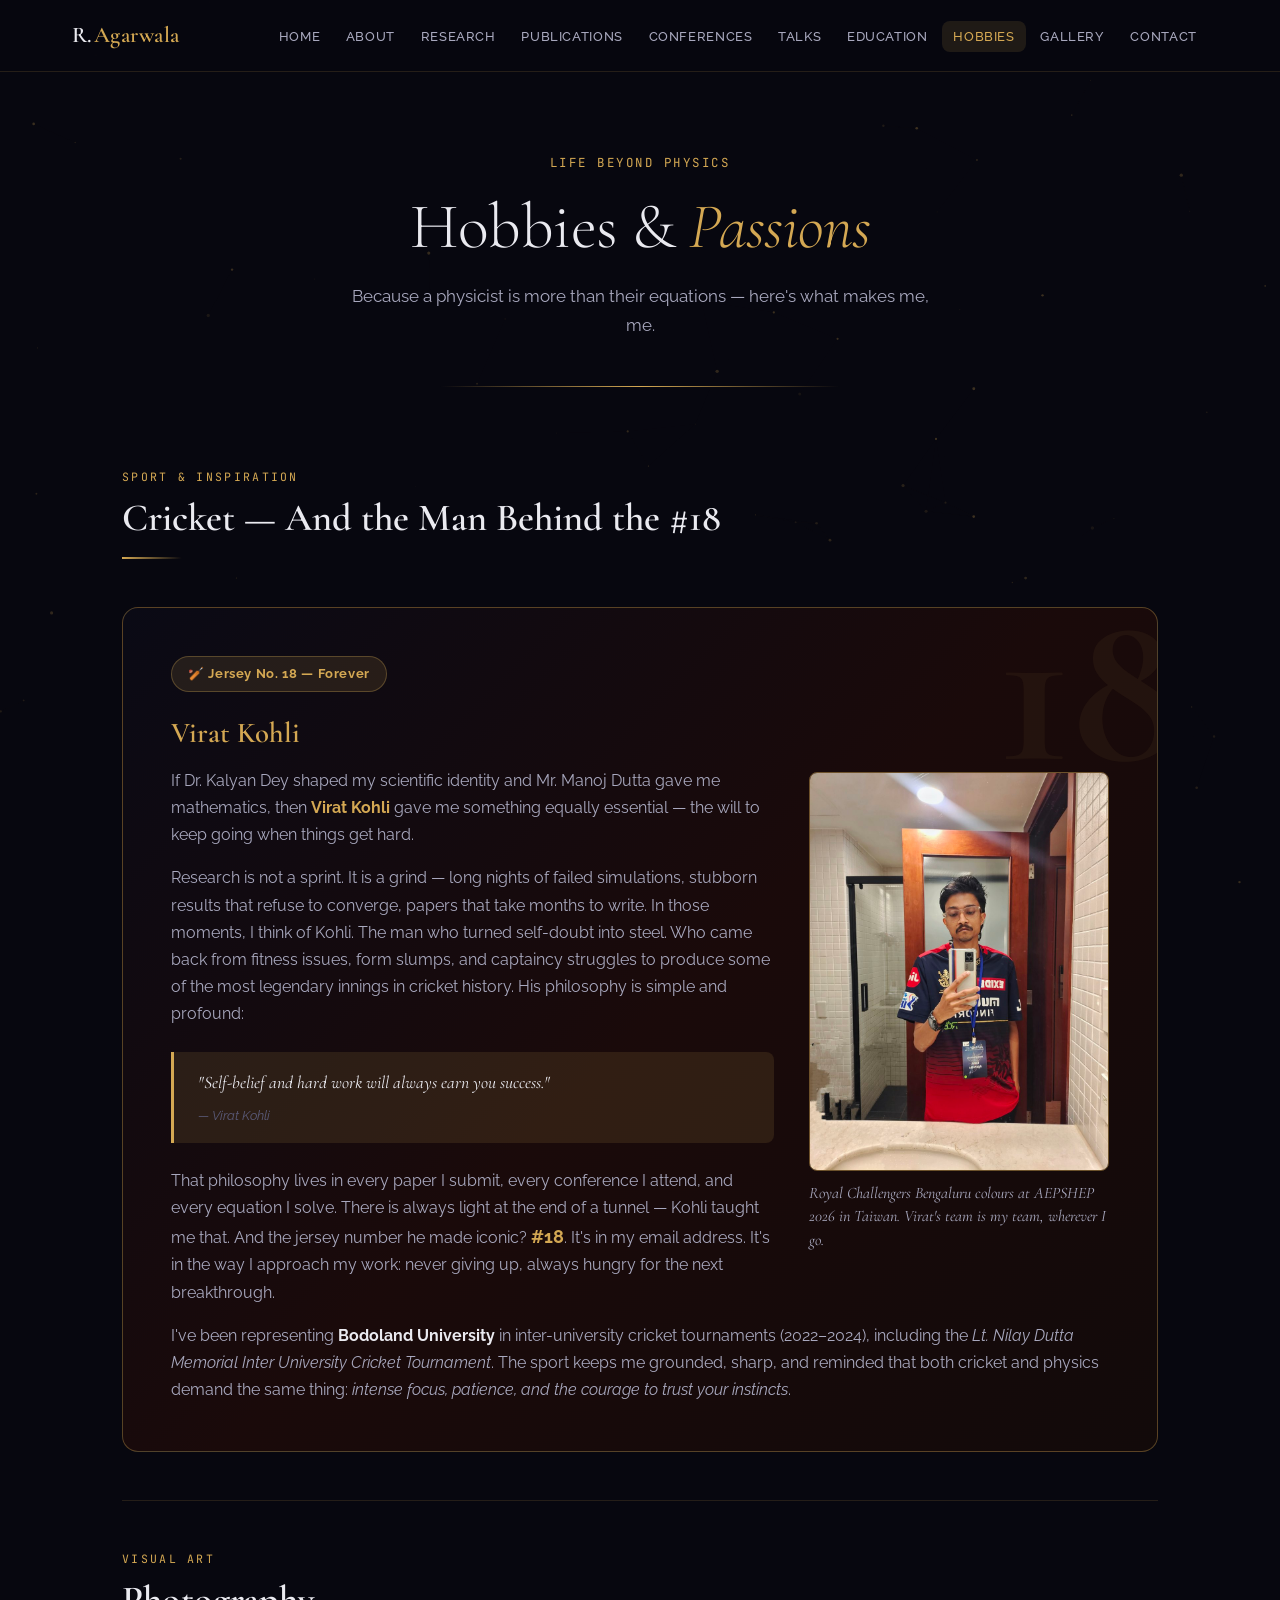
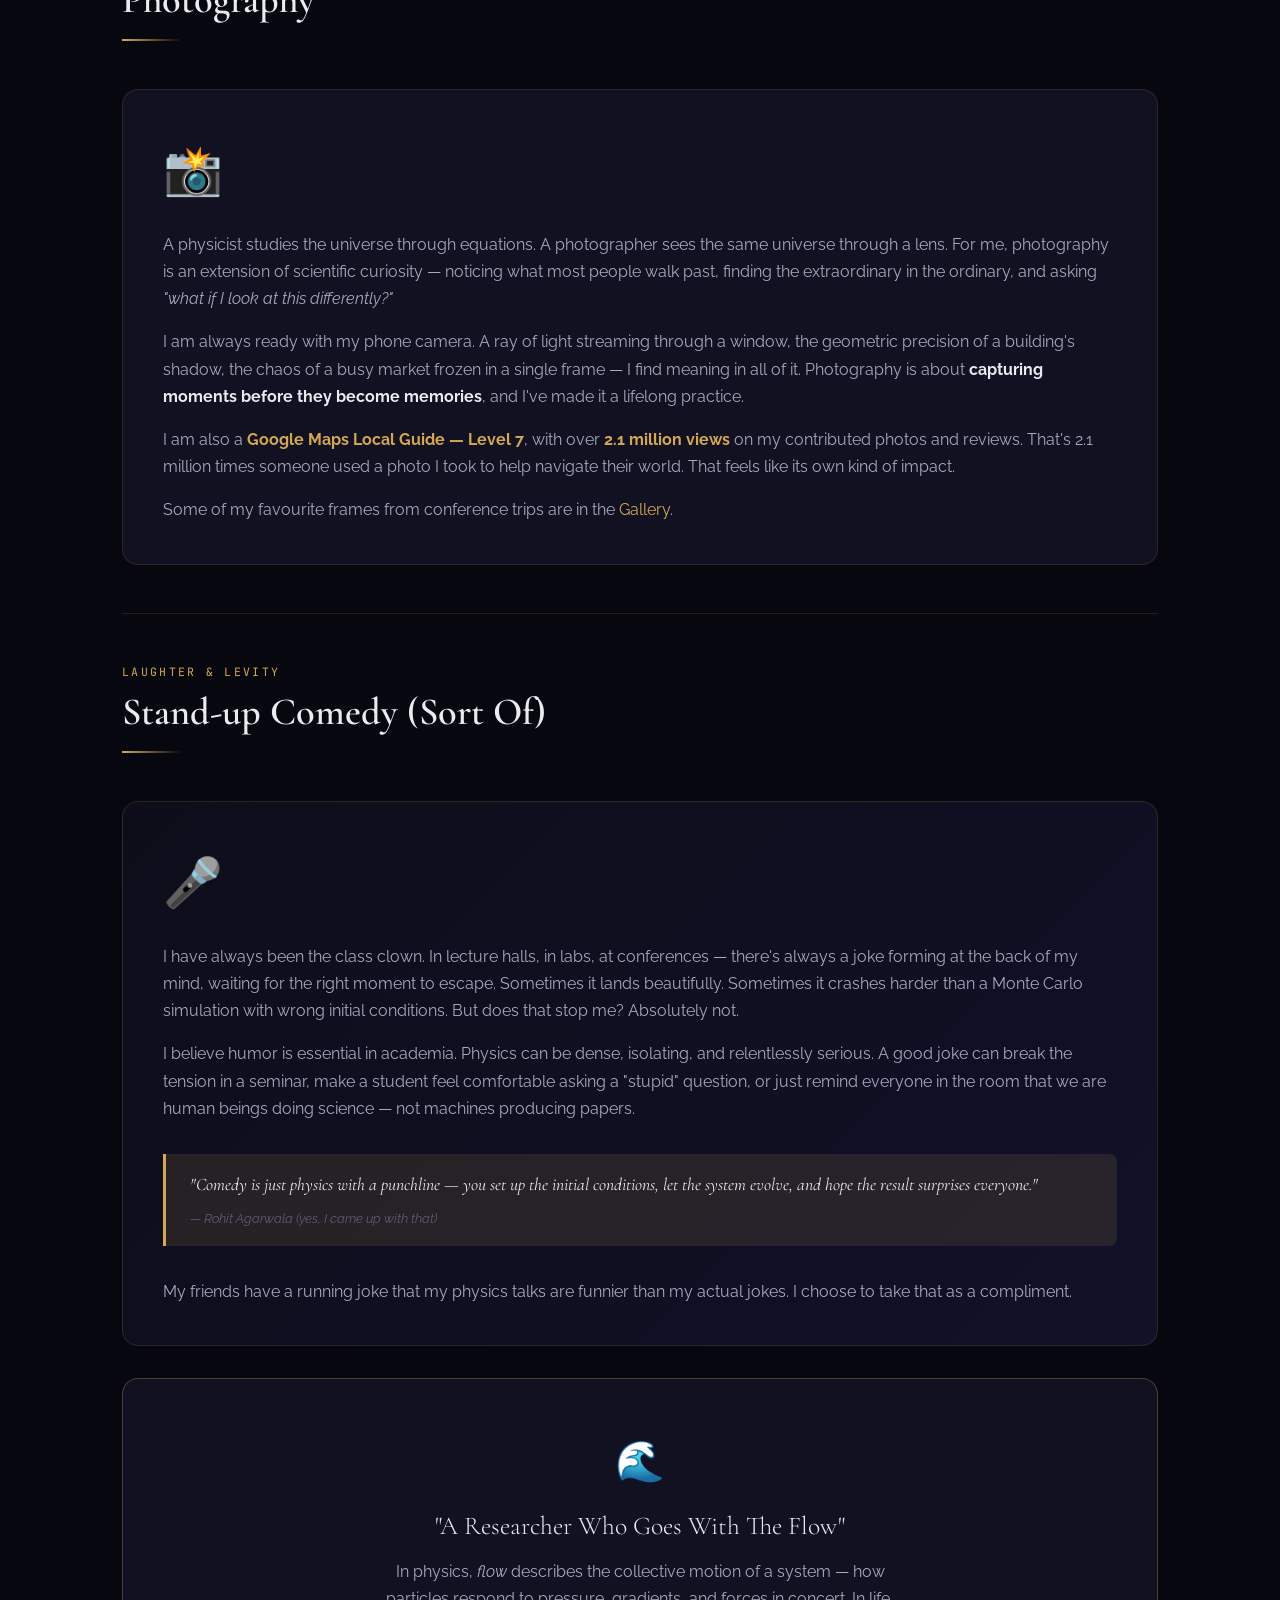
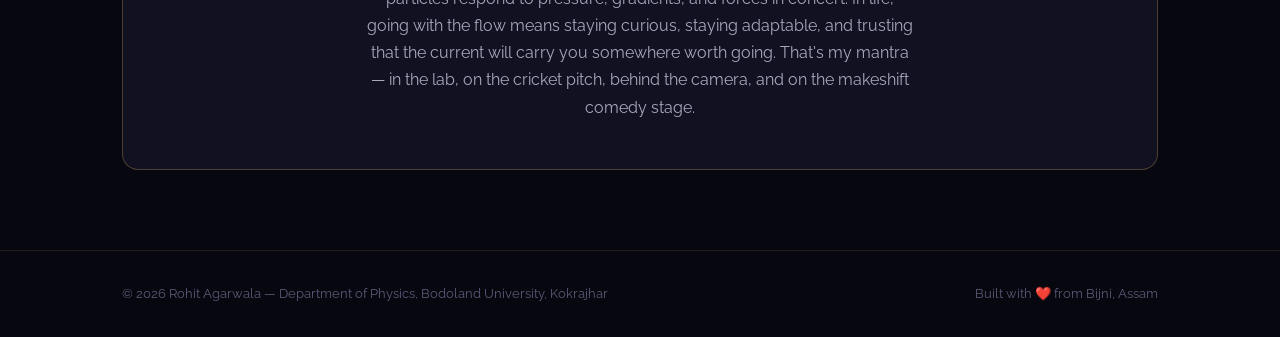
<file: hobbies.html>
<!DOCTYPE html>
<html lang="en">
<head>
  <meta charset="UTF-8" />
  <meta name="viewport" content="width=device-width, initial-scale=1.0" />
  <title>Hobbies | Rohit Agarwala</title>
  <link rel="stylesheet" href="css/style.css?v=20261124" />
  <style>
    .kohli-card {
      background: linear-gradient(135deg, #0a0a15, #1a0a0a, #120a0a);
      border: 1px solid rgba(212,168,83,0.35);
      border-radius: var(--radius-lg);
      padding: 3rem;
      position: relative;
      overflow: hidden;
    }
    .kohli-card::before {
      content: '18';
      position: absolute; right: -1.5rem; top: -2rem;
      font-family: var(--font-display);
      font-size: 14rem; font-weight: 900;
      color: rgba(212,168,83,0.06); line-height: 1;
      pointer-events: none;
    }
    .kohli-badge {
      display: inline-flex; align-items: center; gap: 0.5rem;
      background: rgba(212,168,83,0.12);
      border: 1px solid rgba(212,168,83,0.3);
      border-radius: 20px; padding: 0.4rem 1rem;
      font-size: 0.8rem; font-weight: 700;
      color: var(--gold); letter-spacing: 0.05em;
      margin-bottom: 1.5rem;
    }
    .divider-line {
      height: 1px; background: var(--border); margin: 3rem 0;
    }
    .hobby-card {
      background: var(--bg-card); border: 1px solid var(--border);
      border-radius: var(--radius-lg); padding: 2.5rem;
      transition: all var(--transition);
    }
    .hobby-card:hover { border-color: var(--border-hover); }
    .hobby-icon { font-size: 3rem; margin-bottom: 1.2rem; display: block; }
  </style>
</head>
<body>
<canvas id="particle-canvas"></canvas>
<nav class="navbar">
  <div class="nav-inner">
    <a href="index.html" class="nav-logo">R.<span>Agarwala</span></a>
    <ul class="nav-links">
      <li><a href="index.html">Home</a></li><li><a href="about.html">About</a></li>
      <li><a href="research.html">Research</a></li><li><a href="publications.html">Publications</a></li>
      <li><a href="conferences.html">Conferences</a></li><li><a href="talks.html">Talks</a></li>
      <li><a href="education.html">Education</a></li><li><a href="hobbies.html">Hobbies</a></li>
      <li><a href="gallery.html">Gallery</a></li>
      <li><a href="contact.html">Contact</a></li>
    </ul>
    <div class="hamburger"><span></span><span></span><span></span></div>
  </div>
</nav>
<div class="mobile-nav">
  <a href="index.html">Home</a><a href="about.html">About</a><a href="research.html">Research</a>
  <a href="publications.html">Publications</a><a href="conferences.html">Conferences</a>
  <a href="talks.html">Talks</a><a href="education.html">Education</a>
  <a href="hobbies.html">Hobbies</a><a href="gallery.html">Gallery</a><a href="contact.html">Contact</a>
</div>

<div class="page-wrapper">

  <div class="page-hero">
    <div class="container">
      <div class="eyebrow">Life Beyond Physics</div>
      <h1>Hobbies &amp; <em>Passions</em></h1>
      <p class="subtitle">Because a physicist is more than their equations — here's what makes me, me.</p>
    </div>
  </div>

  <section class="section">
    <div class="container">

      <!-- Cricket & Virat -->
      <div class="section-header fade-up">
        <div class="section-label">Sport &amp; Inspiration</div>
        <h2>Cricket — And the Man Behind the #18</h2>
        <div class="section-divider"></div>
      </div>

      <div class="kohli-card fade-up" style="margin-bottom:2rem;">
        <div class="kohli-badge">🏏 Jersey No. 18 — Forever</div>
        <h3 style="font-size:1.8rem; margin-bottom:1rem; color:var(--gold);">Virat Kohli</h3>
        <figure class="kohli-photo">
          <img src="images/hobbies/rcb-jersey.jpg" width="900" height="1200"
               alt="Rohit Agarwala taking a mirror selfie in a Royal Challengers Bengaluru jersey, wearing his AEPSHEP 2026 badge"
               loading="lazy" decoding="async" />
          <figcaption>Royal Challengers Bengaluru colours at AEPSHEP 2026 in Taiwan. Virat's team is my team, wherever I go.</figcaption>
        </figure>
        <p>
          If Dr. Kalyan Dey shaped my scientific identity and Mr. Manoj Dutta gave me mathematics, 
          then <strong style="color:var(--gold);">Virat Kohli</strong> gave me something equally essential — 
          the will to keep going when things get hard.
        </p>
        <p>
          Research is not a sprint. It is a grind — long nights of failed simulations, stubborn results 
          that refuse to converge, papers that take months to write. In those moments, I think of Kohli. 
          The man who turned self-doubt into steel. Who came back from fitness issues, form slumps, and 
          captaincy struggles to produce some of the most legendary innings in cricket history. 
          His philosophy is simple and profound:
        </p>

        <div class="quote-block" style="margin:1.5rem 0;">
          <p>"Self-belief and hard work will always earn you success."</p>
          <cite>— Virat Kohli</cite>
        </div>

        <p>
          That philosophy lives in every paper I submit, every conference I attend, and every equation 
          I solve. There is always light at the end of a tunnel — Kohli taught me that. And the jersey 
          number he made iconic? <strong style="color:var(--gold); font-size:1.1rem;">#18</strong>. 
          It's in my email address. It's in the way I approach my work: never giving up, always 
          hungry for the next breakthrough.
        </p>
        <p style="margin-bottom:0;">
          I've been representing <strong style="color:var(--text-primary)">Bodoland University</strong> 
          in inter-university cricket tournaments (2022–2024), including the 
          <em>Lt. Nilay Dutta Memorial Inter University Cricket Tournament</em>. The sport keeps me 
          grounded, sharp, and reminded that both cricket and physics demand the same thing: 
          <em>intense focus, patience, and the courage to trust your instincts</em>.
        </p>
      </div>

      <div class="divider-line"></div>

      <!-- Photography -->
      <div class="section-header fade-up">
        <div class="section-label">Visual Art</div>
        <h2>Photography</h2>
        <div class="section-divider"></div>
      </div>

      <div class="hobby-card fade-up" style="margin-bottom:2rem;">
        <span class="hobby-icon">📸</span>
        <p>
          A physicist studies the universe through equations. A photographer sees the same universe 
          through a lens. For me, photography is an extension of scientific curiosity — noticing what 
          most people walk past, finding the extraordinary in the ordinary, and asking <em>"what if 
          I look at this differently?"</em>
        </p>
        <p>
          I am always ready with my phone camera. A ray of light streaming through a window, the 
          geometric precision of a building's shadow, the chaos of a busy market frozen in a single 
          frame — I find meaning in all of it. Photography is about <strong style="color:var(--text-primary)">
          capturing moments before they become memories</strong>, and I've made it a lifelong practice.
        </p>
        <p style="margin-bottom:0;">
          I am also a <strong style="color:var(--gold)">Google Maps Local Guide — Level 7</strong>, 
          with over <strong style="color:var(--gold)">2.1 million views</strong> on my contributed 
          photos and reviews. That's 2.1 million times someone used a photo I took to help 
          navigate their world. That feels like its own kind of impact.
        </p>
        <p style="margin:1rem 0 0;">
          Some of my favourite frames from conference trips are in the <a href="gallery.html">Gallery</a>.
        </p>
      </div>

      <div class="divider-line"></div>

      <!-- Comedy -->
      <div class="section-header fade-up">
        <div class="section-label">Laughter &amp; Levity</div>
        <h2>Stand-up Comedy (Sort Of)</h2>
        <div class="section-divider"></div>
      </div>

      <div class="hobby-card fade-up" style="margin-bottom:2rem; background: linear-gradient(135deg, #0d0d1a, #111128);">
        <span class="hobby-icon">🎤</span>
        <p>
          I have always been the class clown. In lecture halls, in labs, at conferences — there's 
          always a joke forming at the back of my mind, waiting for the right moment to escape. 
          Sometimes it lands beautifully. Sometimes it crashes harder than a Monte Carlo simulation 
          with wrong initial conditions. But does that stop me? Absolutely not.
        </p>
        <p>
          I believe humor is essential in academia. Physics can be dense, isolating, and relentlessly 
          serious. A good joke can break the tension in a seminar, make a student feel comfortable 
          asking a "stupid" question, or just remind everyone in the room that we are human beings 
          doing science — not machines producing papers.
        </p>
        <div class="quote-block">
          <p>"Comedy is just physics with a punchline — you set up the initial conditions, let the system evolve, and hope the result surprises everyone."</p>
          <cite>— Rohit Agarwala (yes, I came up with that)</cite>
        </div>
        <p style="margin-bottom:0;">
          My friends have a running joke that my physics talks are funnier than my actual jokes. 
          I choose to take that as a compliment.
        </p>
      </div>

      <!-- Life philosophy -->
      <div class="card fade-up" style="margin-top:1rem; text-align:center; padding:3rem 2rem; border-color:rgba(212,168,83,0.3);">
        <div style="font-size:2.5rem; margin-bottom:1rem;">🌊</div>
        <h3 style="font-family:var(--font-display); font-size:1.6rem; font-weight:300; margin-bottom:1rem;">
          "A Researcher Who Goes With The Flow"
        </h3>
        <p style="max-width:550px; margin:0 auto;">
          In physics, <em>flow</em> describes the collective motion of a system — how particles 
          respond to pressure, gradients, and forces in concert. In life, going with the flow 
          means staying curious, staying adaptable, and trusting that the current will carry you 
          somewhere worth going. That's my mantra — in the lab, on the cricket pitch, behind 
          the camera, and on the makeshift comedy stage.
        </p>
      </div>

    </div>
  </section>
</div>

<footer>
  <div class="container">
    <div class="footer-inner">
      <span>© 2026 Rohit Agarwala — Department of Physics, Bodoland University, Kokrajhar</span>
      <span>Built with ❤️ from Bijni, Assam</span>
    </div>
  </div>
</footer>
<script src="js/main.js?v=20261124"></script>
</body>
</html>
</file>
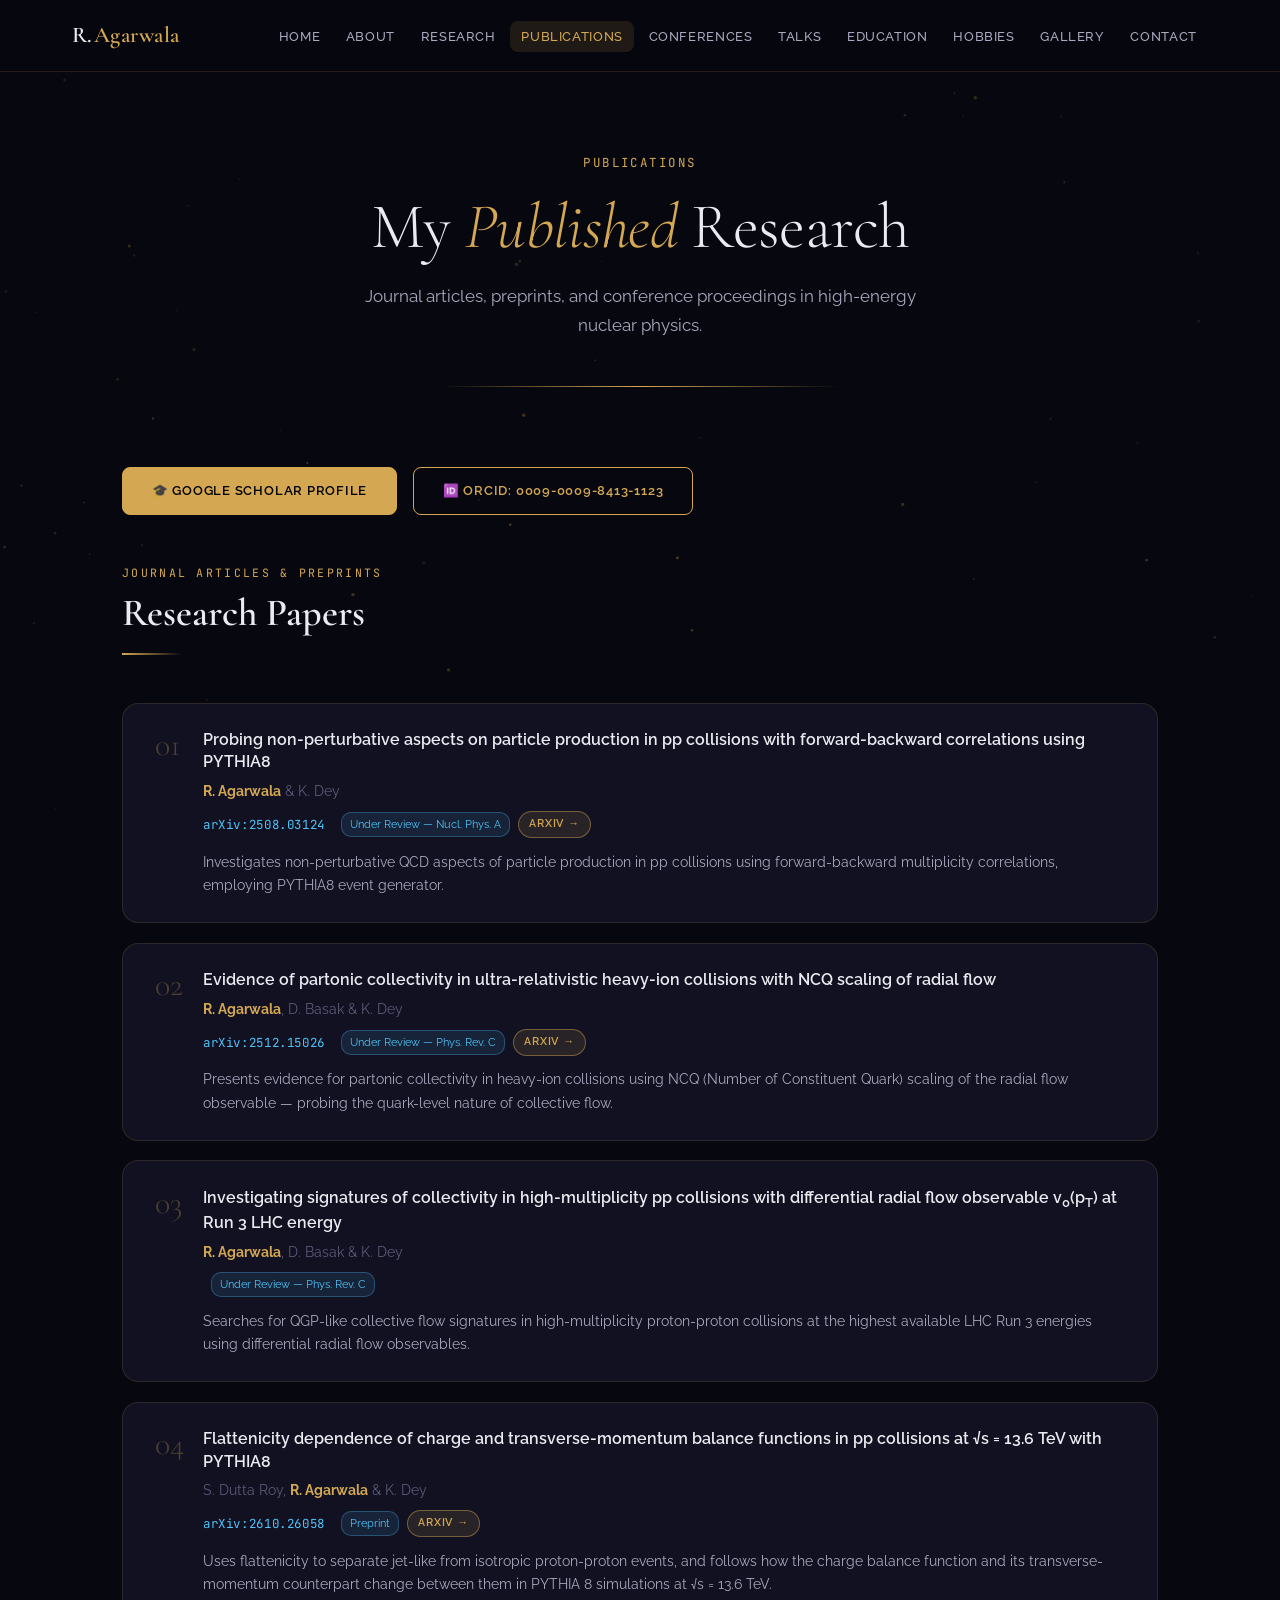
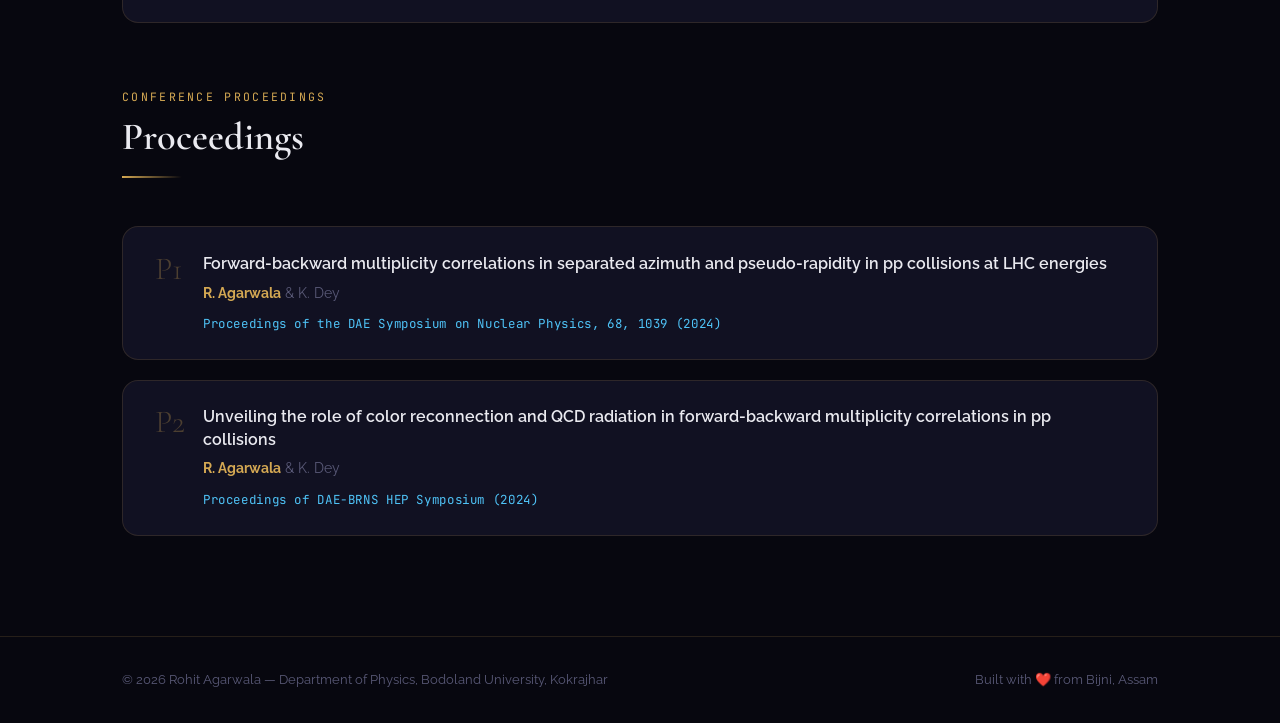
<file: publications.html>
<!DOCTYPE html>
<html lang="en">
<head>
  <meta charset="UTF-8" />
  <meta name="viewport" content="width=device-width, initial-scale=1.0" />
  <title>Publications | Rohit Agarwala</title>
  <link rel="stylesheet" href="css/style.css?v=20261124" />
</head>
<body>
<canvas id="particle-canvas"></canvas>
<nav class="navbar">
  <div class="nav-inner">
    <a href="index.html" class="nav-logo">R.<span>Agarwala</span></a>
    <ul class="nav-links">
      <li><a href="index.html">Home</a></li><li><a href="about.html">About</a></li>
      <li><a href="research.html">Research</a></li><li><a href="publications.html">Publications</a></li>
      <li><a href="conferences.html">Conferences</a></li><li><a href="talks.html">Talks</a></li>
      <li><a href="education.html">Education</a></li><li><a href="hobbies.html">Hobbies</a></li>
      <li><a href="gallery.html">Gallery</a></li>
      <li><a href="contact.html">Contact</a></li>
    </ul>
    <div class="hamburger"><span></span><span></span><span></span></div>
  </div>
</nav>
<div class="mobile-nav">
  <a href="index.html">Home</a><a href="about.html">About</a><a href="research.html">Research</a>
  <a href="publications.html">Publications</a><a href="conferences.html">Conferences</a>
  <a href="talks.html">Talks</a><a href="education.html">Education</a>
  <a href="hobbies.html">Hobbies</a><a href="gallery.html">Gallery</a><a href="contact.html">Contact</a>
</div>

<div class="page-wrapper">

  <div class="page-hero">
    <div class="container">
      <div class="eyebrow">Publications</div>
      <h1>My <em>Published</em> Research</h1>
      <p class="subtitle">Journal articles, preprints, and conference proceedings in high-energy nuclear physics.</p>
    </div>
  </div>

  <section class="section">
    <div class="container">

      <!-- Scholar link -->
      <div class="fade-up" style="margin-bottom:3rem; display:flex; gap:1rem; flex-wrap:wrap; align-items:center;">
        <a href="https://scholar.google.com/citations?user=Q7ZEheEAAAAJ&hl=en&oi=sra" target="_blank" class="btn btn-primary" style="font-size:0.8rem;">
          🎓 Google Scholar Profile
        </a>
        <a href="https://orcid.org/0009-0009-8413-1123" target="_blank" class="btn btn-outline" style="font-size:0.8rem;">
          🆔 ORCID: 0009-0009-8413-1123
        </a>
      </div>

      <!-- Journal Articles -->
      <div class="section-header fade-up">
        <div class="section-label">Journal Articles &amp; Preprints</div>
        <h2>Research Papers</h2>
        <div class="section-divider"></div>
      </div>

      <div class="pub-card fade-up">
        <div class="pub-number">01</div>
        <div class="pub-content">
          <div class="pub-title">Probing non-perturbative aspects on particle production in pp collisions with forward-backward correlations using PYTHIA8</div>
          <div class="pub-authors"><strong>R. Agarwala</strong> &amp; K. Dey</div>
          <div style="display:flex; align-items:center; gap:0.5rem; flex-wrap:wrap; margin-top:0.4rem;">
            <span class="pub-journal">arXiv:2508.03124</span>
            <span class="pub-status">Under Review — Nucl. Phys. A</span>
            <a href="https://arxiv.org/abs/2508.03124" target="_blank" class="tag" style="font-size:0.68rem;">arXiv →</a>
          </div>
          <p style="font-size:0.85rem; margin-top:0.8rem; margin-bottom:0;">
            Investigates non-perturbative QCD aspects of particle production in pp collisions using 
            forward-backward multiplicity correlations, employing PYTHIA8 event generator.
          </p>
        </div>
      </div>

      <div class="pub-card fade-up">
        <div class="pub-number">02</div>
        <div class="pub-content">
          <div class="pub-title">Evidence of partonic collectivity in ultra-relativistic heavy-ion collisions with NCQ scaling of radial flow</div>
          <div class="pub-authors"><strong>R. Agarwala</strong>, D. Basak &amp; K. Dey</div>
          <div style="display:flex; align-items:center; gap:0.5rem; flex-wrap:wrap; margin-top:0.4rem;">
            <span class="pub-journal">arXiv:2512.15026</span>
            <span class="pub-status">Under Review — Phys. Rev. C</span>
            <a href="https://arxiv.org/abs/2512.15026" target="_blank" class="tag" style="font-size:0.68rem;">arXiv →</a>
          </div>
          <p style="font-size:0.85rem; margin-top:0.8rem; margin-bottom:0;">
            Presents evidence for partonic collectivity in heavy-ion collisions using NCQ (Number of 
            Constituent Quark) scaling of the radial flow observable — probing the quark-level 
            nature of collective flow.
          </p>
        </div>
      </div>

      <div class="pub-card fade-up">
        <div class="pub-number">03</div>
        <div class="pub-content">
          <div class="pub-title">Investigating signatures of collectivity in high-multiplicity pp collisions with differential radial flow observable v<sub>0</sub>(p<sub>T</sub>) at Run 3 LHC energy</div>
          <div class="pub-authors"><strong>R. Agarwala</strong>, D. Basak &amp; K. Dey</div>
          <div style="display:flex; align-items:center; gap:0.5rem; flex-wrap:wrap; margin-top:0.4rem;">
            <span class="pub-status">Under Review — Phys. Rev. C</span>
          </div>
          <p style="font-size:0.85rem; margin-top:0.8rem; margin-bottom:0;">
            Searches for QGP-like collective flow signatures in high-multiplicity proton-proton 
            collisions at the highest available LHC Run 3 energies using differential radial flow 
            observables.
          </p>
        </div>
      </div>

      <div class="pub-card fade-up">
        <div class="pub-number">04</div>
        <div class="pub-content">
          <div class="pub-title">Flattenicity dependence of charge and transverse-momentum balance functions in pp collisions at √s = 13.6 TeV with PYTHIA8</div>
          <div class="pub-authors">S. Dutta Roy, <strong>R. Agarwala</strong> &amp; K. Dey</div>
          <div style="display:flex; align-items:center; gap:0.5rem; flex-wrap:wrap; margin-top:0.4rem;">
            <span class="pub-journal">arXiv:2610.26058</span>
            <span class="pub-status">Preprint</span>
            <a href="https://arxiv.org/abs/2610.26058" target="_blank" class="tag" style="font-size:0.68rem;">arXiv →</a>
          </div>
          <p style="font-size:0.85rem; margin-top:0.8rem; margin-bottom:0;">
            Uses flattenicity to separate jet-like from isotropic proton-proton events, and follows how the
            charge balance function and its transverse-momentum counterpart change between them in
            PYTHIA 8 simulations at √s = 13.6 TeV.
          </p>
        </div>
      </div>

      <!-- Proceedings -->
      <div class="section-header fade-up" style="margin-top:4rem;">
        <div class="section-label">Conference Proceedings</div>
        <h2>Proceedings</h2>
        <div class="section-divider"></div>
      </div>

      <div class="pub-card fade-up">
        <div class="pub-number">P1</div>
        <div class="pub-content">
          <div class="pub-title">Forward-backward multiplicity correlations in separated azimuth and pseudo-rapidity in pp collisions at LHC energies</div>
          <div class="pub-authors"><strong>R. Agarwala</strong> &amp; K. Dey</div>
          <div style="display:flex; align-items:center; gap:0.5rem; flex-wrap:wrap; margin-top:0.4rem;">
            <span class="pub-journal">Proceedings of the DAE Symposium on Nuclear Physics, 68, 1039 (2024)</span>
          </div>
        </div>
      </div>

      <div class="pub-card fade-up">
        <div class="pub-number">P2</div>
        <div class="pub-content">
          <div class="pub-title">Unveiling the role of color reconnection and QCD radiation in forward-backward multiplicity correlations in pp collisions</div>
          <div class="pub-authors"><strong>R. Agarwala</strong> &amp; K. Dey</div>
          <div style="display:flex; align-items:center; gap:0.5rem; flex-wrap:wrap; margin-top:0.4rem;">
            <span class="pub-journal">Proceedings of DAE-BRNS HEP Symposium (2024)</span>
          </div>
        </div>
      </div>

    </div>
  </section>
</div>

<footer>
  <div class="container">
    <div class="footer-inner">
      <span>© 2026 Rohit Agarwala — Department of Physics, Bodoland University, Kokrajhar</span>
      <span>Built with ❤️ from Bijni, Assam</span>
    </div>
  </div>
</footer>
<script src="js/main.js?v=20261124"></script>
</body>
</html>
</file>
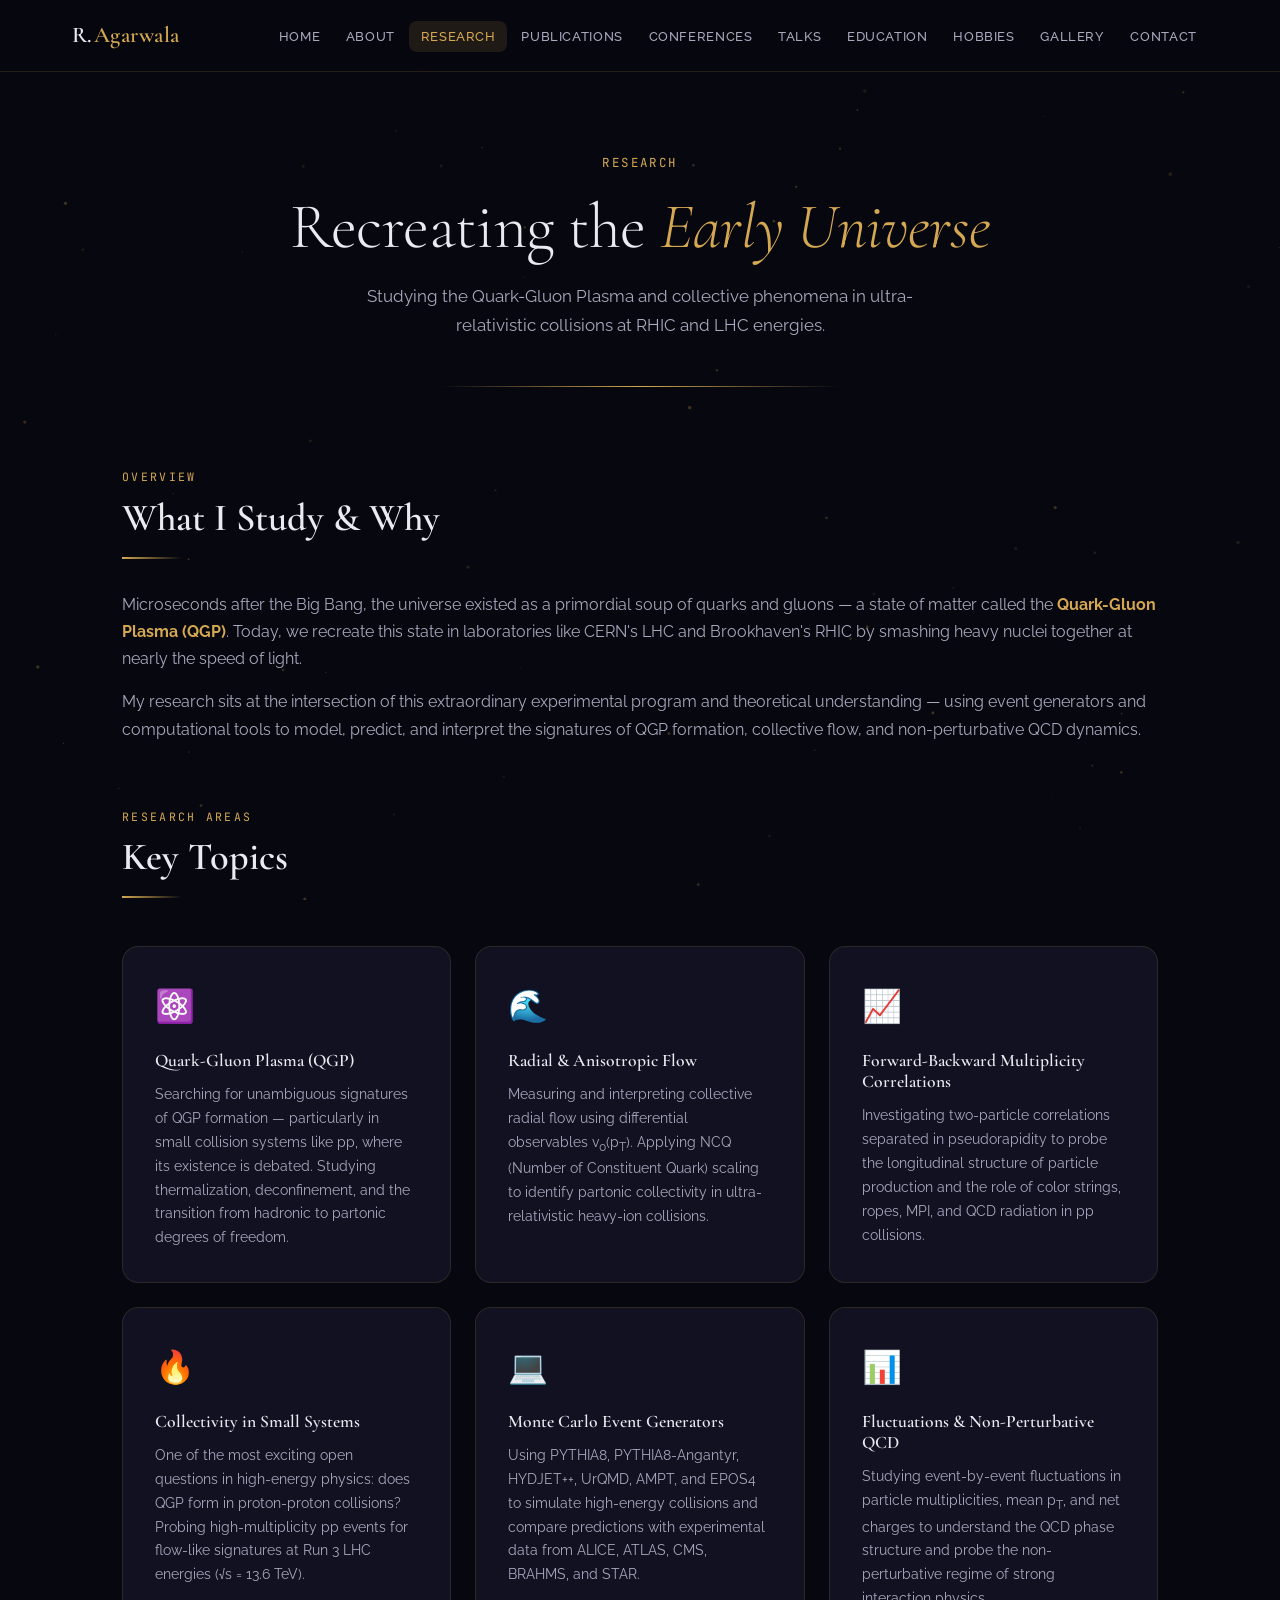
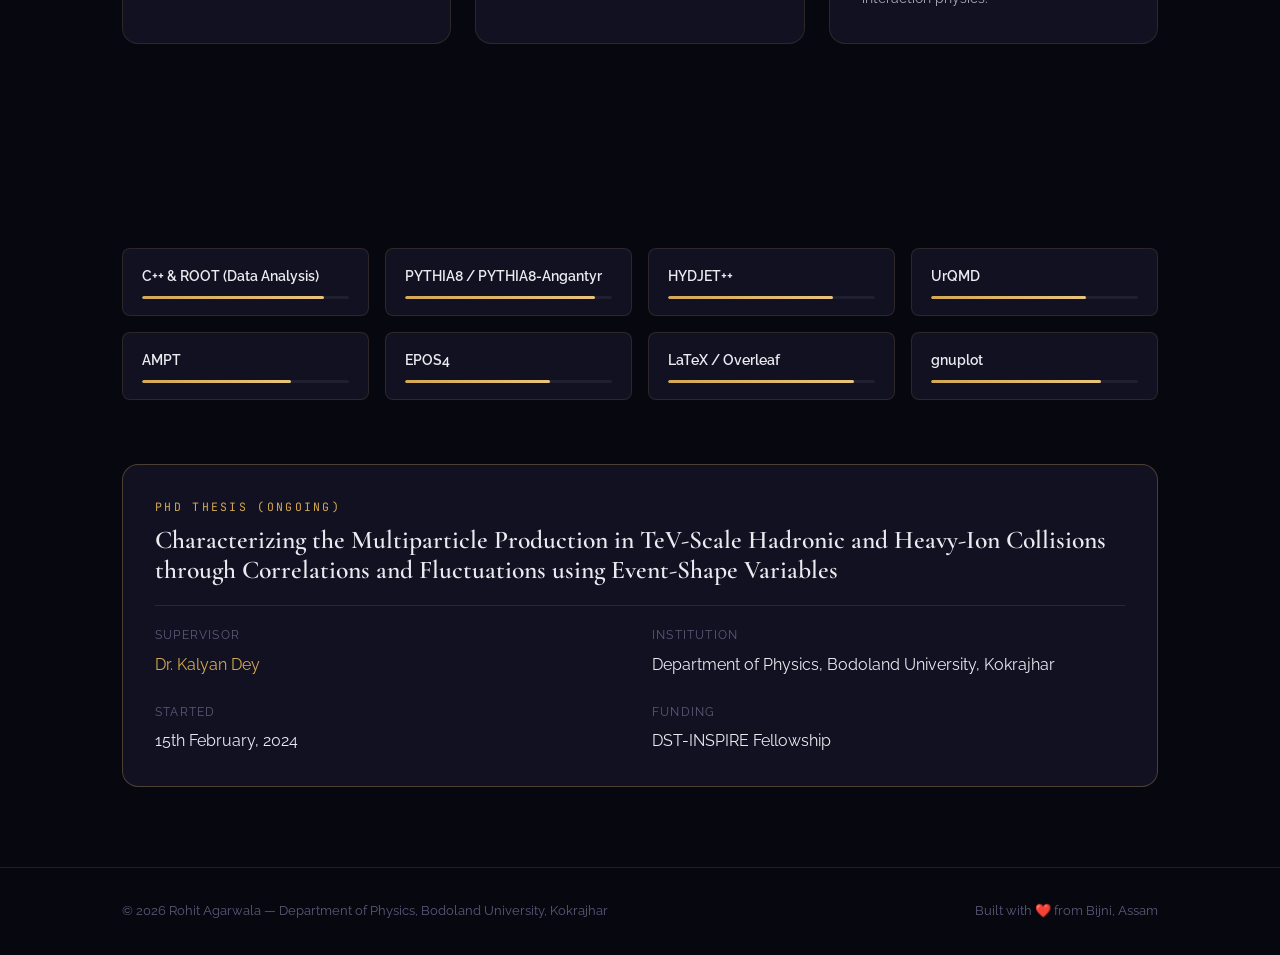
<file: research.html>
<!DOCTYPE html>
<html lang="en">
<head>
  <meta charset="UTF-8" />
  <meta name="viewport" content="width=device-width, initial-scale=1.0" />
  <title>Research | Rohit Agarwala</title>
  <link rel="stylesheet" href="css/style.css?v=20261124" />
</head>
<body>
<canvas id="particle-canvas"></canvas>
<nav class="navbar">
  <div class="nav-inner">
    <a href="index.html" class="nav-logo">R.<span>Agarwala</span></a>
    <ul class="nav-links">
      <li><a href="index.html">Home</a></li><li><a href="about.html">About</a></li>
      <li><a href="research.html">Research</a></li><li><a href="publications.html">Publications</a></li>
      <li><a href="conferences.html">Conferences</a></li><li><a href="talks.html">Talks</a></li>
      <li><a href="education.html">Education</a></li><li><a href="hobbies.html">Hobbies</a></li>
      <li><a href="gallery.html">Gallery</a></li>
      <li><a href="contact.html">Contact</a></li>
    </ul>
    <div class="hamburger"><span></span><span></span><span></span></div>
  </div>
</nav>
<div class="mobile-nav">
  <a href="index.html">Home</a><a href="about.html">About</a><a href="research.html">Research</a>
  <a href="publications.html">Publications</a><a href="conferences.html">Conferences</a>
  <a href="talks.html">Talks</a><a href="education.html">Education</a>
  <a href="hobbies.html">Hobbies</a><a href="gallery.html">Gallery</a><a href="contact.html">Contact</a>
</div>

<div class="page-wrapper">

  <div class="page-hero">
    <div class="container">
      <div class="eyebrow">Research</div>
      <h1>Recreating the <em>Early Universe</em></h1>
      <p class="subtitle">Studying the Quark-Gluon Plasma and collective phenomena in ultra-relativistic collisions at RHIC and LHC energies.</p>
    </div>
  </div>

  <section class="section">
    <div class="container">

      <!-- Overview -->
      <div class="fade-up" style="margin-bottom:4rem;">
        <div class="section-label">Overview</div>
        <h2>What I Study &amp; Why</h2>
        <div class="section-divider"></div>
        <p>
          Microseconds after the Big Bang, the universe existed as a primordial soup of quarks and gluons — 
          a state of matter called the <strong style="color:var(--gold)">Quark-Gluon Plasma (QGP)</strong>. 
          Today, we recreate this state in laboratories like CERN's LHC and Brookhaven's RHIC by smashing 
          heavy nuclei together at nearly the speed of light.
        </p>
        <p>
          My research sits at the intersection of this extraordinary experimental program and theoretical 
          understanding — using event generators and computational tools to model, predict, and interpret 
          the signatures of QGP formation, collective flow, and non-perturbative QCD dynamics.
        </p>
      </div>

      <!-- Research Areas -->
      <div class="section-header fade-up">
        <div class="section-label">Research Areas</div>
        <h2>Key Topics</h2>
        <div class="section-divider"></div>
      </div>

      <div class="research-grid" style="margin-bottom:4rem;">

        <div class="research-card fade-up" style="transition-delay:0.05s">
          <div class="research-icon">⚛️</div>
          <h3>Quark-Gluon Plasma (QGP)</h3>
          <p>Searching for unambiguous signatures of QGP formation — particularly in small collision 
          systems like pp, where its existence is debated. Studying thermalization, deconfinement, and 
          the transition from hadronic to partonic degrees of freedom.</p>
        </div>

        <div class="research-card fade-up" style="transition-delay:0.1s">
          <div class="research-icon">🌊</div>
          <h3>Radial &amp; Anisotropic Flow</h3>
          <p>Measuring and interpreting collective radial flow using differential observables v<sub>0</sub>(p<sub>T</sub>). 
          Applying NCQ (Number of Constituent Quark) scaling to identify partonic collectivity in 
          ultra-relativistic heavy-ion collisions.</p>
        </div>

        <div class="research-card fade-up" style="transition-delay:0.15s">
          <div class="research-icon">📈</div>
          <h3>Forward-Backward Multiplicity Correlations</h3>
          <p>Investigating two-particle correlations separated in pseudorapidity to probe 
          the longitudinal structure of particle production and the role of color strings, 
          ropes, MPI, and QCD radiation in pp collisions.</p>
        </div>

        <div class="research-card fade-up" style="transition-delay:0.2s">
          <div class="research-icon">🔥</div>
          <h3>Collectivity in Small Systems</h3>
          <p>One of the most exciting open questions in high-energy physics: does QGP form in 
          proton-proton collisions? Probing high-multiplicity pp events for flow-like signatures 
          at Run 3 LHC energies (√s = 13.6 TeV).</p>
        </div>

        <div class="research-card fade-up" style="transition-delay:0.25s">
          <div class="research-icon">💻</div>
          <h3>Monte Carlo Event Generators</h3>
          <p>Using PYTHIA8, PYTHIA8-Angantyr, HYDJET++, UrQMD, AMPT, and EPOS4 to simulate 
          high-energy collisions and compare predictions with experimental data from ALICE, ATLAS, 
          CMS, BRAHMS, and STAR.</p>
        </div>

        <div class="research-card fade-up" style="transition-delay:0.3s">
          <div class="research-icon">📊</div>
          <h3>Fluctuations &amp; Non-Perturbative QCD</h3>
          <p>Studying event-by-event fluctuations in particle multiplicities, mean p<sub>T</sub>, 
          and net charges to understand the QCD phase structure and probe the non-perturbative 
          regime of strong interaction physics.</p>
        </div>

      </div>

      <!-- Tools & Frameworks -->
      <div class="section-header fade-up">
        <div class="section-label">Computational Tools</div>
        <h2>Technical Skills &amp; Frameworks</h2>
        <div class="section-divider"></div>
      </div>

      <div class="skills-grid fade-up" style="margin-bottom:4rem;">
        <div class="skill-item">
          <div class="skill-name">C++ &amp; ROOT (Data Analysis)</div>
          <div class="skill-bar"><div class="skill-fill" data-width="88%"></div></div>
        </div>
        <div class="skill-item">
          <div class="skill-name">PYTHIA8 / PYTHIA8-Angantyr</div>
          <div class="skill-bar"><div class="skill-fill" data-width="92%"></div></div>
        </div>
        <div class="skill-item">
          <div class="skill-name">HYDJET++</div>
          <div class="skill-bar"><div class="skill-fill" data-width="80%"></div></div>
        </div>
        <div class="skill-item">
          <div class="skill-name">UrQMD</div>
          <div class="skill-bar"><div class="skill-fill" data-width="75%"></div></div>
        </div>
        <div class="skill-item">
          <div class="skill-name">AMPT</div>
          <div class="skill-bar"><div class="skill-fill" data-width="72%"></div></div>
        </div>
        <div class="skill-item">
          <div class="skill-name">EPOS4</div>
          <div class="skill-bar"><div class="skill-fill" data-width="70%"></div></div>
        </div>
        <div class="skill-item">
          <div class="skill-name">LaTeX / Overleaf</div>
          <div class="skill-bar"><div class="skill-fill" data-width="90%"></div></div>
        </div>
        <div class="skill-item">
          <div class="skill-name">gnuplot</div>
          <div class="skill-bar"><div class="skill-fill" data-width="82%"></div></div>
        </div>
      </div>

      <!-- Thesis -->
      <div class="card fade-up" style="border-color:rgba(212,168,83,0.3);">
        <div class="section-label">PhD Thesis (Ongoing)</div>
        <h3 style="margin-top:0.5rem;">Characterizing the Multiparticle Production in TeV-Scale Hadronic and Heavy-Ion Collisions through Correlations and Fluctuations using Event-Shape Variables</h3>
        <div style="height:1px; background:var(--border); margin:1.2rem 0;"></div>
        <div style="display:grid; grid-template-columns:1fr 1fr; gap:1.5rem;">
          <div>
            <div style="font-size:0.75rem; color:var(--text-muted); text-transform:uppercase; letter-spacing:0.1em; margin-bottom:0.3rem;">Supervisor</div>
            <div style="color:var(--gold);">Dr. Kalyan Dey</div>
          </div>
          <div>
            <div style="font-size:0.75rem; color:var(--text-muted); text-transform:uppercase; letter-spacing:0.1em; margin-bottom:0.3rem;">Institution</div>
            <div style="color:var(--text-primary);">Department of Physics, Bodoland University, Kokrajhar</div>
          </div>
          <div>
            <div style="font-size:0.75rem; color:var(--text-muted); text-transform:uppercase; letter-spacing:0.1em; margin-bottom:0.3rem;">Started</div>
            <div style="color:var(--text-primary);">15th February, 2024</div>
          </div>
          <div>
            <div style="font-size:0.75rem; color:var(--text-muted); text-transform:uppercase; letter-spacing:0.1em; margin-bottom:0.3rem;">Funding</div>
            <div style="color:var(--text-primary);">DST-INSPIRE Fellowship</div>
          </div>
        </div>
      </div>

    </div>
  </section>
</div>

<footer>
  <div class="container">
    <div class="footer-inner">
      <span>© 2026 Rohit Agarwala — Department of Physics, Bodoland University, Kokrajhar</span>
      <span>Built with ❤️ from Bijni, Assam</span>
    </div>
  </div>
</footer>
<script src="js/main.js?v=20261124"></script>
</body>
</html>
</file>
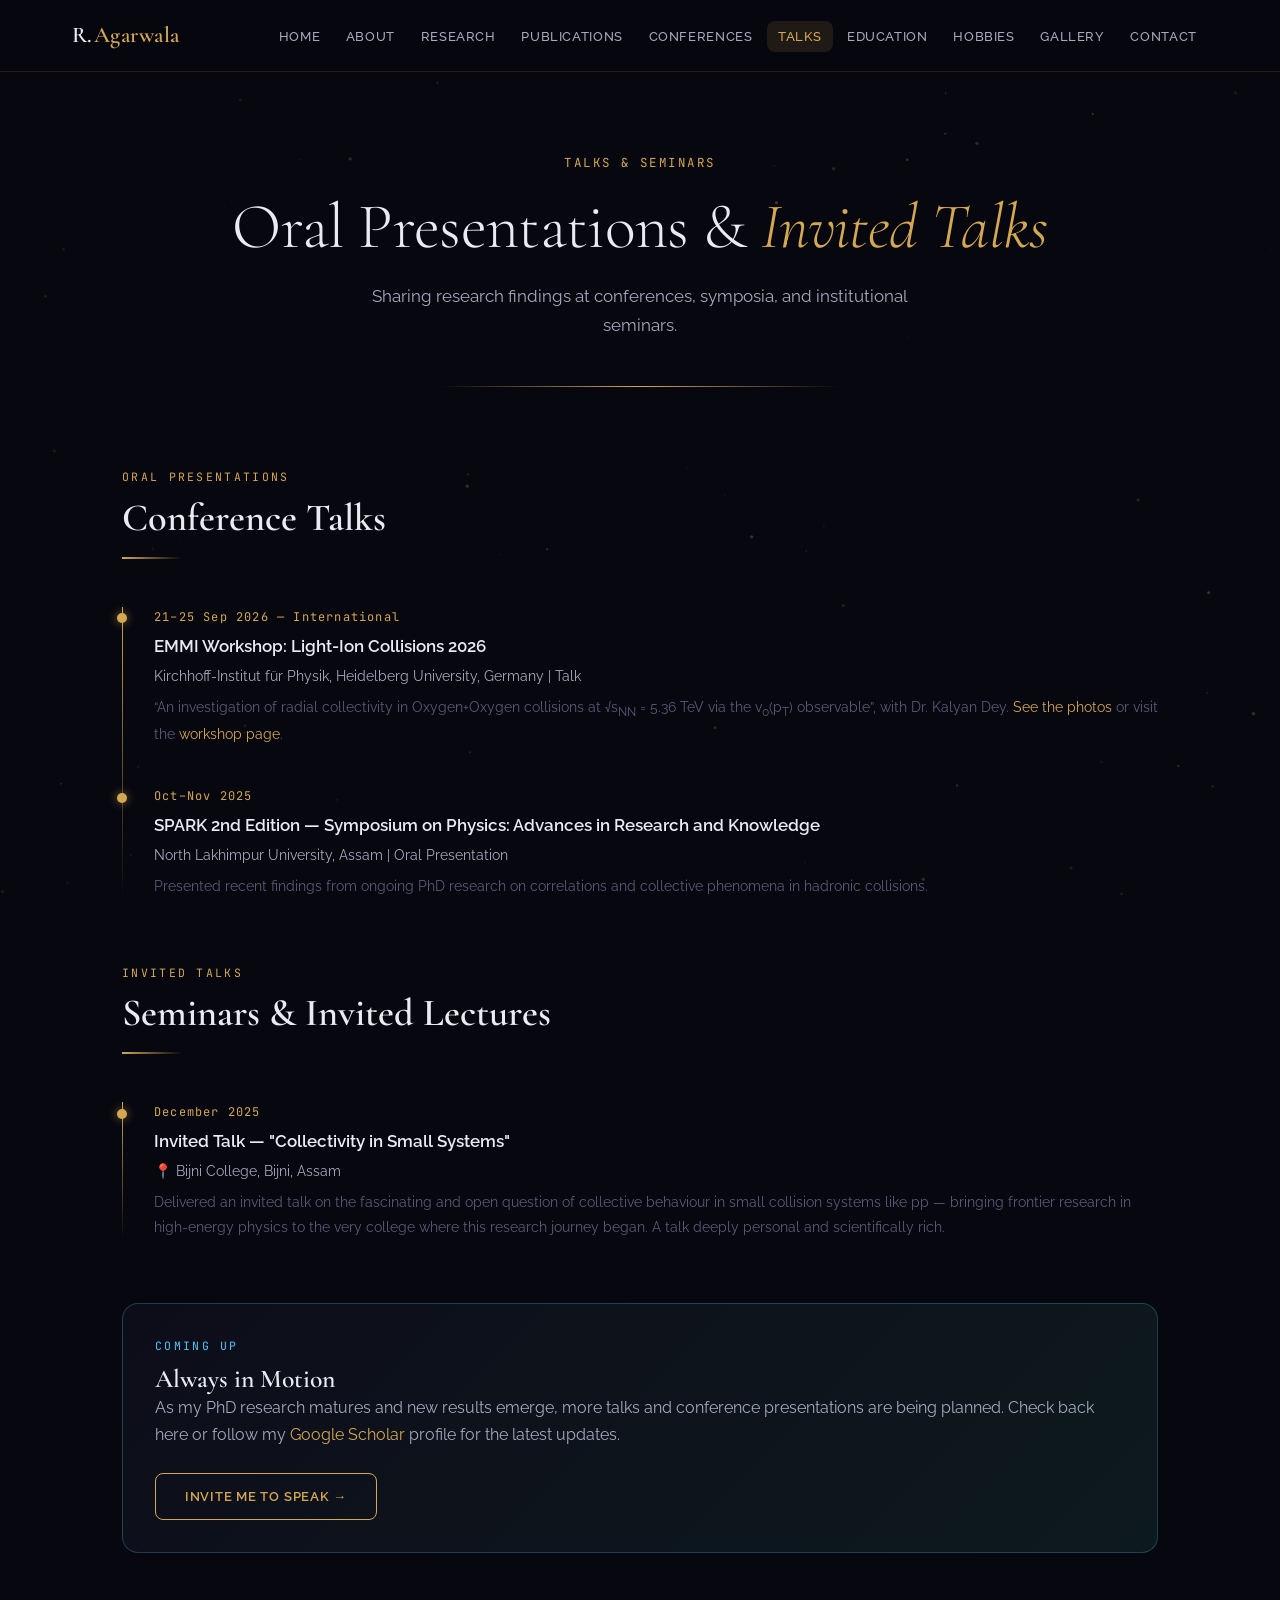
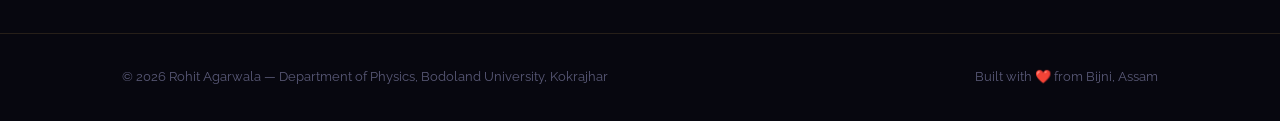
<file: talks.html>
<!DOCTYPE html>
<html lang="en">
<head>
  <meta charset="UTF-8" />
  <meta name="viewport" content="width=device-width, initial-scale=1.0" />
  <title>Talks | Rohit Agarwala</title>
  <link rel="stylesheet" href="css/style.css?v=20261124" />
</head>
<body>
<canvas id="particle-canvas"></canvas>
<nav class="navbar">
  <div class="nav-inner">
    <a href="index.html" class="nav-logo">R.<span>Agarwala</span></a>
    <ul class="nav-links">
      <li><a href="index.html">Home</a></li><li><a href="about.html">About</a></li>
      <li><a href="research.html">Research</a></li><li><a href="publications.html">Publications</a></li>
      <li><a href="conferences.html">Conferences</a></li><li><a href="talks.html">Talks</a></li>
      <li><a href="education.html">Education</a></li><li><a href="hobbies.html">Hobbies</a></li>
      <li><a href="gallery.html">Gallery</a></li>
      <li><a href="contact.html">Contact</a></li>
    </ul>
    <div class="hamburger"><span></span><span></span><span></span></div>
  </div>
</nav>
<div class="mobile-nav">
  <a href="index.html">Home</a><a href="about.html">About</a><a href="research.html">Research</a>
  <a href="publications.html">Publications</a><a href="conferences.html">Conferences</a>
  <a href="talks.html">Talks</a><a href="education.html">Education</a>
  <a href="hobbies.html">Hobbies</a><a href="gallery.html">Gallery</a><a href="contact.html">Contact</a>
</div>

<div class="page-wrapper">

  <div class="page-hero">
    <div class="container">
      <div class="eyebrow">Talks &amp; Seminars</div>
      <h1>Oral Presentations &amp; <em>Invited Talks</em></h1>
      <p class="subtitle">Sharing research findings at conferences, symposia, and institutional seminars.</p>
    </div>
  </div>

  <section class="section">
    <div class="container">

      <div class="section-header fade-up">
        <div class="section-label">Oral Presentations</div>
        <h2>Conference Talks</h2>
        <div class="section-divider"></div>
      </div>

      <div class="timeline fade-up">

        <div class="timeline-item">
          <div class="timeline-date">21–25 Sep 2026 — International</div>
          <div class="timeline-title">EMMI Workshop: <span class="nowrap">Light-Ion</span> Collisions 2026</div>
          <div class="timeline-subtitle">Kirchhoff-Institut für Physik, Heidelberg University, Germany | Talk</div>
          <div class="timeline-body">
            “An investigation of radial collectivity in Oxygen+Oxygen collisions at √s<sub>NN</sub> = 5.36 TeV via the v<sub>0</sub>(p<sub>T</sub>) observable”, with Dr. Kalyan Dey.
            <a href="gallery.html#emmi-2026">See the photos</a> or visit the
            <a href="https://indico.gsi.de/event/25022/" target="_blank" rel="noopener">workshop page</a>.
          </div>
        </div>

        <div class="timeline-item">
          <div class="timeline-date">Oct–Nov 2025</div>
          <div class="timeline-title">SPARK 2nd Edition — Symposium on Physics: Advances in Research and Knowledge</div>
          <div class="timeline-subtitle">North Lakhimpur University, Assam | Oral Presentation</div>
          <div class="timeline-body">Presented recent findings from ongoing PhD research on correlations and collective phenomena in hadronic collisions.</div>
        </div>

      </div>

      <div class="section-header fade-up" style="margin-top:4rem;">
        <div class="section-label">Invited Talks</div>
        <h2>Seminars &amp; Invited Lectures</h2>
        <div class="section-divider"></div>
      </div>

      <div class="timeline fade-up">
        <div class="timeline-item">
          <div class="timeline-date">December 2025</div>
          <div class="timeline-title">Invited Talk — "Collectivity in Small Systems"</div>
          <div class="timeline-subtitle">📍 Bijni College, Bijni, Assam</div>
          <div class="timeline-body">
            Delivered an invited talk on the fascinating and open question of collective behaviour 
            in small collision systems like pp — bringing frontier research in high-energy physics 
            to the very college where this research journey began. A talk deeply personal and 
            scientifically rich.
          </div>
        </div>
      </div>

      <!-- Upcoming box -->
      <div class="card fade-up" style="margin-top:4rem; border-color:rgba(79,195,247,0.25); background: linear-gradient(135deg, #0d0d1a, #0d1a1d);">
        <div class="section-label" style="color:var(--cyan);">Coming Up</div>
        <h3 style="margin-top:0.5rem;">Always in Motion</h3>
        <p>
          As my PhD research matures and new results emerge, more talks and conference presentations 
          are being planned. Check back here or follow my 
          <a href="https://scholar.google.com/citations?user=Q7ZEheEAAAAJ&hl=en&oi=sra" target="_blank">Google Scholar</a> 
          profile for the latest updates.
        </p>
        <a href="contact.html" class="btn btn-outline" style="margin-top:0.5rem; font-size:0.8rem;">Invite Me to Speak →</a>
      </div>

    </div>
  </section>
</div>

<footer>
  <div class="container">
    <div class="footer-inner">
      <span>© 2026 Rohit Agarwala — Department of Physics, Bodoland University, Kokrajhar</span>
      <span>Built with ❤️ from Bijni, Assam</span>
    </div>
  </div>
</footer>
<script src="js/main.js?v=20261124"></script>
</body>
</html>
</file>
<file: css/style.css>
/* =============================================
   ROHIT AGARWALA — Academic Website
   Theme: Dark Elegant Physics
   ============================================= */

@import url('https://fonts.googleapis.com/css2?family=Cormorant+Garamond:ital,wght@0,300;0,400;0,600;0,700;1,300;1,400&family=Raleway:wght@300;400;500;600;700&family=JetBrains+Mono:wght@400;500&display=swap');

/* ── CSS Variables ── */
:root {
  --bg-primary:    #07070f;
  --bg-secondary:  #0d0d1a;
  --bg-card:       #111122;
  --bg-card-hover: #161628;
  --border:        rgba(212, 168, 83, 0.15);
  --border-hover:  rgba(212, 168, 83, 0.45);
  --gold:          #d4a853;
  --gold-light:    #e8c47a;
  --gold-dim:      rgba(212, 168, 83, 0.12);
  --cyan:          #4fc3f7;
  --cyan-dim:      rgba(79, 195, 247, 0.10);
  --text-primary:  #eaeaf0;
  --text-secondary:#a8a8be;
  --text-muted:    #5a5a78;
  --font-display:  'Cormorant Garamond', Georgia, serif;
  --font-ui:       'Raleway', sans-serif;
  --font-mono:     'JetBrains Mono', monospace;
  --nav-height:    72px;
  --radius:        8px;
  --radius-lg:     16px;
  --shadow:        0 4px 32px rgba(0,0,0,0.5);
  --shadow-gold:   0 0 40px rgba(212, 168, 83, 0.12);
  --transition:    0.3s cubic-bezier(0.4,0,0.2,1);
}

/* ── Reset & Base ── */
*, *::before, *::after { box-sizing: border-box; margin: 0; padding: 0; }

html { scroll-behavior: smooth; font-size: 16px; }

body {
  background-color: var(--bg-primary);
  color: var(--text-primary);
  font-family: var(--font-ui);
  font-weight: 400;
  line-height: 1.7;
  overflow-x: hidden;
}

::selection { background: var(--gold); color: #000; }

/* ── Scrollbar ── */
::-webkit-scrollbar { width: 6px; }
::-webkit-scrollbar-track { background: var(--bg-primary); }
::-webkit-scrollbar-thumb { background: var(--gold); border-radius: 3px; }

/* ── Typography ── */
h1,h2,h3,h4,h5 {
  font-family: var(--font-display);
  font-weight: 600;
  line-height: 1.2;
  color: var(--text-primary);
}
h1 { font-size: clamp(2.4rem, 5vw, 4rem); }
h2 { font-size: clamp(1.8rem, 3vw, 2.6rem); }
h3 { font-size: clamp(1.2rem, 2vw, 1.6rem); }
h4 { font-size: 1.1rem; font-family: var(--font-ui); font-weight: 600; }

p { color: var(--text-secondary); margin-bottom: 1rem; }
a { color: var(--gold); text-decoration: none; transition: color var(--transition); }
a:hover { color: var(--gold-light); }

/* ── Utility ── */
.container { max-width: 1100px; margin: 0 auto; padding: 0 2rem; }
.text-gold { color: var(--gold); }
.text-cyan { color: var(--cyan); }
.text-muted { color: var(--text-muted); }
.italic { font-style: italic; }
.tag {
  display: inline-block;
  font-size: 0.72rem;
  font-weight: 600;
  letter-spacing: 0.08em;
  text-transform: uppercase;
  padding: 3px 10px;
  border-radius: 20px;
  border: 1px solid var(--border-hover);
  color: var(--gold);
  background: var(--gold-dim);
}
.tag.cyan {
  color: var(--cyan);
  border-color: rgba(79,195,247,0.4);
  background: var(--cyan-dim);
}

/* ── Divider ── */
.section-divider {
  width: 60px; height: 2px;
  background: linear-gradient(90deg, var(--gold), transparent);
  margin: 1rem 0 2rem;
}
.section-divider.center { margin: 1rem auto 2rem; }

/* ── Particle Canvas ── */
#particle-canvas {
  position: fixed; top: 0; left: 0;
  width: 100%; height: 100%;
  pointer-events: none; z-index: 0;
  opacity: 0.4;
}

/* ── Navigation ── */
.navbar {
  position: fixed; top: 0; left: 0; right: 0;
  height: var(--nav-height);
  background: rgba(7,7,15,0.92);
  backdrop-filter: blur(20px);
  border-bottom: 1px solid var(--border);
  z-index: 1000;
  transition: box-shadow var(--transition);
}
.navbar.scrolled { box-shadow: 0 4px 30px rgba(0,0,0,0.6); }

.nav-inner {
  max-width: 1200px; margin: 0 auto; padding: 0 2rem;
  height: 100%; display: flex; align-items: center; justify-content: space-between;
}

.nav-logo {
  font-family: var(--font-display);
  font-size: 1.4rem;
  font-weight: 600;
  color: var(--text-primary);
  letter-spacing: 0.02em;
}
.nav-logo span { color: var(--gold); }

.nav-links {
  display: flex; gap: 0.2rem; list-style: none; align-items: center;
}
.nav-links a {
  color: var(--text-secondary);
  font-size: 0.8rem;
  font-weight: 500;
  letter-spacing: 0.05em;
  text-transform: uppercase;
  padding: 0.5rem 0.7rem;
  border-radius: var(--radius);
  transition: all var(--transition);
  position: relative;
}
.nav-links a:hover,
.nav-links a.active {
  color: var(--gold);
  background: var(--gold-dim);
}

/* Hamburger */
.hamburger { display: none; flex-direction: column; gap: 5px; cursor: pointer; padding: 8px; }
.hamburger span {
  display: block; width: 24px; height: 2px;
  background: var(--text-primary);
  transition: all var(--transition);
}

/* Mobile nav */
.mobile-nav {
  display: none;
  position: fixed; top: var(--nav-height); left: 0; right: 0;
  background: rgba(7,7,15,0.98);
  backdrop-filter: blur(20px);
  border-bottom: 1px solid var(--border);
  padding: 1rem 2rem 2rem;
  z-index: 999;
  flex-direction: column; gap: 0.5rem;
}
.mobile-nav.open { display: flex; }
.mobile-nav a {
  color: var(--text-secondary);
  font-size: 0.9rem;
  font-weight: 500;
  letter-spacing: 0.05em;
  text-transform: uppercase;
  padding: 0.75rem 1rem;
  border-radius: var(--radius);
  border: 1px solid transparent;
  transition: all var(--transition);
}
.mobile-nav a:hover { color: var(--gold); border-color: var(--border); background: var(--gold-dim); }

/* ── Page Wrapper ── */
.page-wrapper {
  position: relative; z-index: 1;
  padding-top: var(--nav-height);
  min-height: 100vh;
}

/* ── Page Hero (inner pages) ── */
.page-hero {
  padding: 5rem 0 3rem;
  text-align: center;
  position: relative;
}
.page-hero::after {
  content: '';
  position: absolute; bottom: 0; left: 50%; transform: translateX(-50%);
  width: 400px; height: 1px;
  background: linear-gradient(90deg, transparent, var(--gold), transparent);
}
.page-hero .eyebrow {
  font-family: var(--font-mono);
  font-size: 0.78rem;
  color: var(--gold);
  letter-spacing: 0.2em;
  text-transform: uppercase;
  margin-bottom: 1rem;
}
.page-hero h1 { font-weight: 300; letter-spacing: -0.01em; }
.page-hero h1 em { font-style: italic; color: var(--gold); }
.page-hero .subtitle { max-width: 600px; margin: 1rem auto 0; font-size: 1.05rem; }

/* ── Section ── */
.section { padding: 5rem 0; }
.section-header { margin-bottom: 3rem; }
.section-header.center { text-align: center; }
.section-label {
  font-family: var(--font-mono);
  font-size: 0.72rem;
  letter-spacing: 0.2em;
  text-transform: uppercase;
  color: var(--gold);
  margin-bottom: 0.5rem;
}

/* ── Cards ── */
.card {
  background: var(--bg-card);
  border: 1px solid var(--border);
  border-radius: var(--radius-lg);
  padding: 2rem;
  transition: all var(--transition);
  position: relative;
  overflow: hidden;
}
.card::before {
  content: '';
  position: absolute; top: 0; left: 0; right: 0;
  height: 2px;
  background: linear-gradient(90deg, transparent, var(--gold), transparent);
  opacity: 0; transition: opacity var(--transition);
}
.card:hover { border-color: var(--border-hover); background: var(--bg-card-hover); box-shadow: var(--shadow-gold); }
.card:hover::before { opacity: 1; }

/* ── Buttons ── */
.btn {
  display: inline-flex; align-items: center; gap: 0.5rem;
  font-family: var(--font-ui); font-size: 0.85rem; font-weight: 600;
  letter-spacing: 0.06em; text-transform: uppercase;
  padding: 0.75rem 1.8rem;
  border-radius: var(--radius);
  border: 1px solid transparent;
  cursor: pointer; transition: all var(--transition);
  text-decoration: none;
}
.btn-primary {
  background: var(--gold); color: #000;
  border-color: var(--gold);
}
.btn-primary:hover { background: var(--gold-light); color: #000; border-color: var(--gold-light); box-shadow: 0 0 20px rgba(212,168,83,0.3); }
.btn-outline {
  background: transparent; color: var(--gold);
  border-color: var(--gold);
}
.btn-outline:hover { background: var(--gold-dim); }

/* ── Timeline ── */
.timeline { position: relative; padding-left: 2rem; }
.timeline::before {
  content: '';
  position: absolute; left: 0; top: 0; bottom: 0;
  width: 1px; background: linear-gradient(180deg, var(--gold), transparent);
}
.timeline-item { position: relative; margin-bottom: 2.5rem; }
.timeline-item::before {
  content: '';
  position: absolute; left: -2rem; top: 0.4rem;
  width: 10px; height: 10px;
  border-radius: 50%;
  background: var(--gold); box-shadow: 0 0 10px rgba(212,168,83,0.6);
  transform: translateX(-50%);
}
.timeline-date {
  font-family: var(--font-mono); font-size: 0.75rem;
  color: var(--gold); letter-spacing: 0.1em; margin-bottom: 0.3rem;
}
.timeline-title { font-size: 1.05rem; font-weight: 600; color: var(--text-primary); margin-bottom: 0.2rem; }
.timeline-subtitle { font-size: 0.9rem; color: var(--text-secondary); margin-bottom: 0.4rem; }
.timeline-body { font-size: 0.9rem; color: var(--text-muted); }

/* ── Publication Card ── */
.pub-card {
  background: var(--bg-card); border: 1px solid var(--border);
  border-radius: var(--radius-lg); padding: 1.6rem 2rem;
  margin-bottom: 1.2rem; transition: all var(--transition);
  position: relative;
}
.pub-card:hover { border-color: var(--border-hover); background: var(--bg-card-hover); }
.pub-number {
  position: absolute; top: 1.6rem; left: 2rem;
  font-family: var(--font-display); font-size: 2rem; font-weight: 300;
  color: var(--gold); opacity: 0.3; line-height: 1;
}
.pub-content { padding-left: 3rem; }
.pub-title { font-size: 1rem; font-weight: 600; color: var(--text-primary); margin-bottom: 0.4rem; line-height: 1.4; }
.pub-authors { font-size: 0.85rem; color: var(--text-muted); margin-bottom: 0.5rem; }
.pub-authors strong { color: var(--gold); }
.pub-journal {
  font-family: var(--font-mono); font-size: 0.78rem;
  color: var(--cyan); letter-spacing: 0.05em;
}
.pub-status {
  display: inline-block; margin-left: 0.5rem;
  font-size: 0.7rem; padding: 2px 8px;
  border-radius: 10px; background: rgba(79,195,247,0.1);
  border: 1px solid rgba(79,195,247,0.3); color: var(--cyan);
}

/* ── Conference cards ── */
.conf-grid { display: grid; grid-template-columns: repeat(auto-fill, minmax(320px, 1fr)); gap: 1.5rem; }
.conf-card {
  background: var(--bg-card); border: 1px solid var(--border);
  border-radius: var(--radius-lg); padding: 1.5rem;
  transition: all var(--transition);
}
.conf-card:hover { border-color: var(--border-hover); background: var(--bg-card-hover); transform: translateY(-2px); }
.conf-icon { font-size: 1.4rem; margin-bottom: 0.75rem; }
.conf-title { font-size: 0.95rem; font-weight: 600; color: var(--text-primary); margin-bottom: 0.4rem; line-height: 1.4; }
.conf-meta { font-size: 0.8rem; color: var(--text-muted); display: flex; flex-direction: column; gap: 0.15rem; }
.conf-meta span { display: flex; align-items: center; gap: 0.4rem; }

/* ── Skills ── */
.skills-grid { display: grid; grid-template-columns: repeat(auto-fill, minmax(240px, 1fr)); gap: 1rem; }
.skill-item {
  background: var(--bg-card); border: 1px solid var(--border);
  border-radius: var(--radius); padding: 1rem 1.2rem;
}
.skill-name { font-size: 0.85rem; font-weight: 600; color: var(--text-primary); margin-bottom: 0.5rem; }
.skill-bar { height: 3px; background: rgba(255,255,255,0.06); border-radius: 2px; overflow: hidden; }
.skill-fill { height: 100%; background: linear-gradient(90deg, var(--gold), var(--gold-light)); border-radius: 2px; width: 0; transition: width 1.2s ease; }

/* ── Research Interest Cards ── */
.research-grid { display: grid; grid-template-columns: repeat(auto-fill, minmax(280px, 1fr)); gap: 1.5rem; }
.research-card {
  background: var(--bg-card); border: 1px solid var(--border);
  border-radius: var(--radius-lg); padding: 2rem;
  transition: all var(--transition); text-align: left;
}
.research-card:hover { border-color: var(--border-hover); transform: translateY(-3px); box-shadow: var(--shadow-gold); }
.research-icon { font-size: 2rem; margin-bottom: 1rem; }
.research-card h3 { font-size: 1.1rem; margin-bottom: 0.75rem; }
.research-card p { font-size: 0.88rem; margin: 0; }

/* ── Stat boxes ── */
.stats-row { display: flex; gap: 1.5rem; flex-wrap: wrap; margin: 2.5rem 0; }
.stat-box {
  background: var(--bg-card); border: 1px solid var(--border);
  border-radius: var(--radius-lg); padding: 1.5rem 2rem; flex: 1; min-width: 140px;
  text-align: center;
}
.stat-number { font-family: var(--font-display); font-size: 2.5rem; font-weight: 300; color: var(--gold); line-height: 1; }
.stat-label { font-size: 0.75rem; text-transform: uppercase; letter-spacing: 0.1em; color: var(--text-muted); margin-top: 0.3rem; }

/* ── Contact ── */
.contact-grid { display: grid; grid-template-columns: 1fr 1fr; gap: 3rem; }
.contact-item { display: flex; align-items: flex-start; gap: 1rem; margin-bottom: 1.5rem; }
.contact-icon { width: 40px; height: 40px; border-radius: 50%; background: var(--gold-dim); border: 1px solid var(--border); display: flex; align-items: center; justify-content: center; font-size: 1rem; flex-shrink: 0; }
.contact-label { font-size: 0.72rem; text-transform: uppercase; letter-spacing: 0.1em; color: var(--text-muted); margin-bottom: 0.2rem; }
.contact-value { font-size: 0.9rem; color: var(--text-primary); }
.contact-value a { color: var(--gold); }

/* ── Social Links ── */
.social-links { display: flex; gap: 1rem; flex-wrap: wrap; }
.social-link {
  display: flex; align-items: center; gap: 0.5rem;
  padding: 0.6rem 1.2rem;
  background: var(--bg-card); border: 1px solid var(--border);
  border-radius: var(--radius); font-size: 0.82rem; font-weight: 600;
  color: var(--text-secondary); transition: all var(--transition);
}
.social-link:hover { color: var(--gold); border-color: var(--border-hover); background: var(--gold-dim); }

/* ── Award chips ── */
.awards-list { display: flex; flex-direction: column; gap: 0.8rem; }
.award-item {
  display: flex; align-items: flex-start; gap: 1rem;
  background: var(--bg-card); border: 1px solid var(--border);
  border-radius: var(--radius); padding: 1rem 1.2rem;
}
.award-icon { font-size: 1.3rem; flex-shrink: 0; }
.award-title { font-size: 0.92rem; font-weight: 600; color: var(--gold); }
.award-desc { font-size: 0.82rem; color: var(--text-muted); }

/* ── Footer ── */
footer {
  border-top: 1px solid var(--border);
  padding: 2rem 0;
  text-align: center;
  font-size: 0.82rem;
  color: var(--text-muted);
}
footer a { color: var(--gold); }
footer .footer-inner { display: flex; justify-content: space-between; align-items: center; flex-wrap: wrap; gap: 1rem; }

/* ── Fade-in Animations ── */
.fade-up {
  opacity: 0; transform: translateY(30px);
  transition: opacity 0.7s ease, transform 0.7s ease;
}
.fade-up.visible { opacity: 1; transform: translateY(0); }

/* ── Hero specific (index.html) ── */
.hero {
  min-height: 100vh; display: flex; align-items: center;
  position: relative; overflow: hidden;
}
.hero-content { position: relative; z-index: 2; max-width: 720px; }
.hero-eyebrow {
  font-family: var(--font-mono); font-size: 0.82rem;
  color: var(--gold); letter-spacing: 0.25em; text-transform: uppercase;
  margin-bottom: 1.5rem; display: flex; align-items: center; gap: 1rem;
}
.hero-eyebrow::before {
  content: ''; display: block; width: 40px; height: 1px; background: var(--gold);
}
.hero h1 {
  font-size: clamp(3rem, 6vw, 5.5rem);
  font-weight: 300; line-height: 1.05;
  margin-bottom: 1rem; letter-spacing: -0.02em;
}
.hero h1 .name-highlight {
  display: block; font-weight: 700;
  background: linear-gradient(135deg, var(--gold), var(--gold-light));
  -webkit-background-clip: text; -webkit-text-fill-color: transparent;
  background-clip: text;
}
.hero-tagline {
  font-family: var(--font-display); font-style: italic;
  font-size: clamp(1.1rem, 2vw, 1.5rem);
  color: var(--text-secondary); margin-bottom: 2rem;
}
.hero-tagline em { color: var(--gold); font-style: normal; }
.hero-desc { font-size: 1rem; color: var(--text-secondary); max-width: 540px; margin-bottom: 2.5rem; }
.hero-actions { display: flex; gap: 1rem; flex-wrap: wrap; }
.hero-scroll {
  position: absolute; bottom: 2.5rem; left: 50%; transform: translateX(-50%);
  font-family: var(--font-mono); font-size: 0.7rem; color: var(--text-muted);
  letter-spacing: 0.2em; text-align: center; z-index: 2;
  display: flex; flex-direction: column; align-items: center; gap: 0.5rem;
  animation: bounce 2s infinite;
}
@keyframes bounce { 0%,100% { transform: translateX(-50%) translateY(0); } 50% { transform: translateX(-50%) translateY(6px); } }
.hero-glow {
  position: absolute; right: -10%; top: 10%;
  width: 600px; height: 600px;
  border-radius: 50%;
  background: radial-gradient(circle, rgba(212,168,83,0.06) 0%, transparent 70%);
  pointer-events: none;
}

/* ── Quote block ── */
.quote-block {
  border-left: 3px solid var(--gold);
  padding: 1rem 1.5rem; margin: 2rem 0;
  background: var(--gold-dim); border-radius: 0 var(--radius) var(--radius) 0;
}
.quote-block p { font-family: var(--font-display); font-style: italic; font-size: 1.1rem; color: var(--text-primary); margin: 0; }
.quote-block cite { font-size: 0.8rem; color: var(--text-muted); display: block; margin-top: 0.5rem; }

/* ── Hobbies ── */
.hobby-feature {
  display: grid; grid-template-columns: 1fr 1fr; gap: 2rem; align-items: start;
}
.kohli-tribute {
  background: linear-gradient(135deg, #0d0d1a, #1a0d0d);
  border: 1px solid rgba(212,168,83,0.3);
  border-radius: var(--radius-lg); padding: 2.5rem;
  position: relative; overflow: hidden;
}
.kohli-tribute::before {
  content: '18';
  position: absolute; right: -1rem; top: -1.5rem;
  font-family: var(--font-display); font-size: 12rem; font-weight: 700;
  color: rgba(212,168,83,0.05); line-height: 1;
}
.kohli-jersey {
  font-family: var(--font-display); font-size: 5rem; font-weight: 700;
  color: var(--gold); opacity: 0.15; line-height: 1; text-align: right;
}

/* ── Keyboard focus ── */
a:focus-visible, button:focus-visible { outline: 2px solid var(--gold); outline-offset: 3px; }

/* =============================================
   Gallery page
   ============================================= */
.gallery-event { padding: 4.5rem 0 2rem; scroll-margin-top: var(--nav-height); }
.gallery-event + .gallery-event { border-top: 1px solid var(--border); }

/* Event introduction: text beside the talk's title slide */
.event-intro {
  display: grid; grid-template-columns: minmax(0, 5fr) minmax(0, 6fr);
  gap: 3rem; align-items: center; margin-bottom: 3.5rem;
}
.event-when { font-size: 0.95rem; color: var(--gold); margin-bottom: 0.5rem; }
.event-intro h2 { margin-bottom: 1.2rem; }
.event-intro p { max-width: 62ch; }
.event-talk { border-left: 2px solid var(--gold); padding: 0.2rem 0 0.2rem 1.2rem; margin: 1.8rem 0; }
.event-talk-label { font-size: 0.85rem; color: var(--text-muted); margin-bottom: 0.35rem; }
.event-talk-title {
  font-family: var(--font-display); font-size: 1.35rem; font-weight: 600;
  line-height: 1.35; color: var(--text-primary); margin-bottom: 0.4rem;
}
.event-talk-authors { font-size: 0.9rem; margin: 0; }
.event-links { display: flex; flex-wrap: wrap; gap: 1.6rem; font-size: 0.92rem; font-weight: 600; margin: 0; }
.event-links a { text-decoration: underline; text-decoration-color: var(--border-hover); text-underline-offset: 5px; }
.event-links a:hover { text-decoration-color: var(--gold); }

/* A photo link: opens the full-size photo in the viewer */
.photo { position: relative; display: block; overflow: hidden; border-radius: 4px; background: var(--bg-card); }
.photo img { display: block; width: 100%; height: auto; aspect-ratio: var(--ar); object-fit: cover; }

/* Featured photos (title slide, group photo) are shown whole, caption underneath */
.feature-figure { margin: 0; }
.feature-figure figcaption {
  font-family: var(--font-display); font-style: italic; font-size: 1.08rem; line-height: 1.5;
  color: var(--text-secondary); margin-top: 0.8rem; max-width: 72ch;
}
.group-figure { margin-bottom: 3.5rem; }

/* Photo rows: each photo keeps its own shape, and every photo in a row shares one height */
.photo-rows { --row: 300px; display: flex; flex-wrap: wrap; gap: 10px; }
.photo-rows::after { content: ''; flex-grow: 10000; }  /* stops the last row from stretching */
.photo-rows .photo { flex-grow: calc(var(--ar) * 100); flex-basis: calc(var(--ar) * var(--row)); }
.photo-caption {
  position: absolute; left: 0; right: 0; bottom: 0; padding: 2.8rem 1rem 0.85rem;
  background: linear-gradient(transparent, rgba(7, 7, 15, 0.88));
  font-family: var(--font-display); font-style: italic; font-size: 1rem; line-height: 1.35;
  color: var(--text-primary); opacity: 0; transition: opacity 0.25s ease; pointer-events: none;
}
.photo:focus-visible .photo-caption { opacity: 1; }
@media (hover: hover) { .photo:hover .photo-caption { opacity: 1; } }

/* Photo viewer */
body.viewer-open { overflow: hidden; }
.viewer {
  position: fixed; inset: 0; z-index: 2000;
  display: grid; grid-template-columns: 5rem minmax(0, 1fr) 5rem; align-items: center;
  background: rgba(7, 7, 15, 0.96);
  animation: viewer-in 0.2s ease-out;
}
.viewer[hidden] { display: none; }
@keyframes viewer-in { from { opacity: 0; } to { opacity: 1; } }
.viewer-figure {
  grid-column: 2; grid-row: 1; margin: 0; height: 100vh; height: 100dvh;
  display: flex; flex-direction: column; align-items: center; justify-content: center;
  gap: 0.9rem; padding: 4rem 0 1.5rem;
}
.viewer-img {
  max-width: 100%; max-height: calc(100vh - 10rem); max-height: calc(100dvh - 10rem);
  object-fit: contain; border-radius: 4px; box-shadow: 0 24px 60px rgba(0, 0, 0, 0.6);
}
.viewer-caption {
  font-family: var(--font-display); font-style: italic; font-size: 1.15rem; line-height: 1.45;
  color: var(--text-primary); text-align: center; max-width: 60ch; margin: 0;
}
.viewer-count { font-size: 0.8rem; color: var(--text-muted); margin: 0; font-variant-numeric: tabular-nums; }
.viewer-btn {
  display: flex; align-items: center; justify-content: center; justify-self: center;
  width: 48px; height: 48px; border-radius: 50%;
  background: rgba(17, 17, 34, 0.85); border: 1px solid var(--border-hover);
  color: var(--gold); font-size: 1.5rem; line-height: 1; cursor: pointer;
  transition: background var(--transition), border-color var(--transition);
}
.viewer-btn:hover { background: var(--gold-dim); border-color: var(--gold); }
.viewer-btn[hidden] { display: none; }
.viewer-btn svg { width: 20px; height: 20px; }
.viewer-prev { grid-column: 1; grid-row: 1; }
.viewer-next { grid-column: 3; grid-row: 1; }
.viewer-close { position: absolute; top: 1rem; right: 1rem; }

/* =============================================
   Photos on other pages
   ============================================= */
/* Home: recent highlights, newest first */
.highlights { display: grid; grid-template-columns: repeat(auto-fit, minmax(min(100%, 340px), 1fr)); gap: 1.5rem; }
.highlight {
  display: flex; flex-direction: column;
  background: var(--bg-card); border: 1px solid var(--border);
  border-radius: var(--radius-lg); overflow: hidden;
}
.highlight-photo { display: block; }
.highlight-photo img { display: block; width: 100%; height: auto; aspect-ratio: 3 / 2; object-fit: cover; }
.highlight-body { flex: 1; display: flex; flex-direction: column; padding: 1.8rem 2rem 2rem; }
.highlight-when { font-size: 0.95rem; color: var(--gold); margin-bottom: 0.6rem; }
.highlight-body h3 { font-size: clamp(1.3rem, 2vw, 1.55rem); margin-bottom: 0.9rem; }
.highlight-body p { max-width: 56ch; }
.highlight-links { display: flex; flex-wrap: wrap; gap: 0.8rem; margin-top: auto; padding-top: 0.4rem; }

/* Gallery: links to each event on the page */
.event-index { display: flex; flex-wrap: wrap; justify-content: center; gap: 0.7rem; margin-top: 1.8rem; }
.event-index a {
  font-size: 0.88rem; font-weight: 600; color: var(--text-secondary);
  padding: 0.45rem 1.1rem; border: 1px solid var(--border-hover); border-radius: 999px;
  transition: color var(--transition), border-color var(--transition), background var(--transition);
}
.event-index a:hover { color: var(--gold); border-color: var(--gold); background: var(--gold-dim); }

/* Gallery: a tall poster beside the event text */
.portrait-figure { width: 100%; max-width: 420px; justify-self: center; }

/* Hobbies: photo inside the Virat Kohli card */
.kohli-photo { float: right; width: min(300px, 42%); margin: 0.3rem 0 1.4rem 2.2rem; position: relative; z-index: 1; }
.kohli-photo img { display: block; width: 100%; height: auto; border-radius: var(--radius); border: 1px solid var(--border-hover); }
.kohli-photo figcaption {
  font-family: var(--font-display); font-style: italic; font-size: 1rem; line-height: 1.45;
  color: var(--text-secondary); margin-top: 0.7rem;
}
.kohli-card .quote-block { overflow: hidden; }  /* keeps the quote box beside the photo, not under it */

/* Conferences: event card with a photo on top */
.conf-photo { display: block; margin: -1.5rem -1.5rem 1.2rem; overflow: hidden; border-radius: var(--radius-lg) var(--radius-lg) 0 0; }
.conf-photo img { display: block; width: 100%; height: auto; aspect-ratio: 16 / 7; object-fit: cover; }
.conf-grid:has(.conf-photo) { align-items: start; }  /* cards keep their own height next to a photo card */
.conf-talk { font-style: italic; }

/* Keeps a short phrase on one line, e.g. "Light-Ion" in a heading */
.nowrap { white-space: nowrap; }

/* ── Responsive ── */
@media (max-width: 1150px) {
  .nav-links { display: none; }
  .hamburger { display: flex; }
}
@media (max-width: 900px) {
  .contact-grid { grid-template-columns: 1fr; }
  .hobby-feature { grid-template-columns: 1fr; }
  .event-intro { grid-template-columns: 1fr; gap: 2rem; }
  .photo-rows { --row: 240px; }
}
@media (max-width: 640px) {
  /* row height scaled to the screen so a row holds two portraits, or one portrait and one landscape */
  .photo-rows { --row: calc(46vw - 21px); gap: 6px; }
  .viewer { grid-template-columns: 0 minmax(0, 1fr) 0; }
  .viewer-figure { padding: 4rem 0.75rem 5.5rem; }
  .viewer-img { max-height: calc(100vh - 13rem); max-height: calc(100dvh - 13rem); }
  .kohli-photo { float: none; width: 100%; max-width: 360px; margin: 0 auto 1.5rem; }
  .highlight-body { padding: 1.5rem; }
  .viewer-prev, .viewer-next { position: absolute; bottom: 1.25rem; }
  .viewer-prev { left: 1.25rem; }
  .viewer-next { right: 1.25rem; }
}
@media (prefers-reduced-motion: reduce) {
  .viewer { animation: none; }
  .photo-caption { transition: none; }
  .fade-up { opacity: 1; transform: none; transition: none; }
  .hero-scroll { animation: none; }
}
@media (max-width: 640px) {
  .container { padding: 0 1.2rem; }
  .stats-row { gap: 0.75rem; }
  .section { padding: 3rem 0; }
  .conf-grid { grid-template-columns: 1fr; }
  .hero-actions { flex-direction: column; }
  .btn { width: 100%; justify-content: center; }
}
</file>
